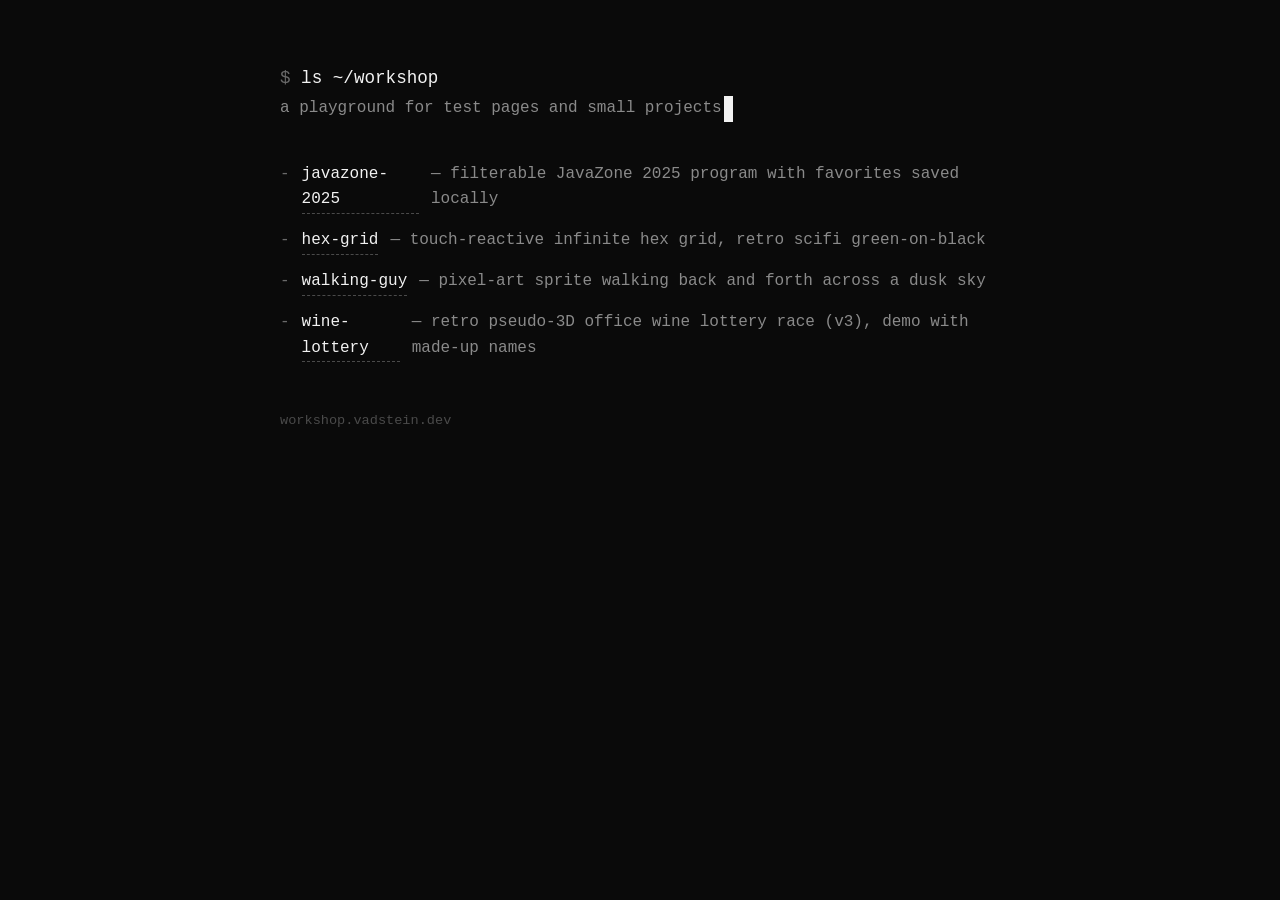
<file: index.html>
<!doctype html>
<html lang="en">
<head>
<meta charset="utf-8">
<meta name="viewport" content="width=device-width, initial-scale=1">
<title>workshop.vadstein.dev</title>
<style>
  @font-face {
    font-family: "Courier Prime";
    src: local("Courier New");
  }

  :root {
    color-scheme: dark;
  }

  * { box-sizing: border-box; }

  body {
    margin: 0;
    min-height: 100vh;
    background: #0a0a0a;
    color: #f2f2f2;
    font-family: "Courier New", "Courier Prime", ui-monospace, monospace;
    font-size: 16px;
    line-height: 1.6;
    padding: 4rem 1.5rem;
  }

  main {
    max-width: 720px;
    margin: 0 auto;
  }

  h1 {
    font-size: 1.1rem;
    font-weight: normal;
    margin: 0 0 0.25rem 0;
  }

  .prompt {
    color: #6a6a6a;
  }

  .subtitle {
    color: #8a8a8a;
    margin: 0 0 2.5rem 0;
  }

  ul.listing {
    list-style: none;
    margin: 0;
    padding: 0;
  }

  ul.listing li {
    margin: 0 0 0.9rem 0;
    display: flex;
    gap: 0.75rem;
  }

  ul.listing li .marker {
    color: #6a6a6a;
    flex: 0 0 auto;
  }

  ul.listing a {
    color: #f2f2f2;
    text-decoration: none;
    border-bottom: 1px dashed #4a4a4a;
  }

  ul.listing a:hover {
    color: #ffffff;
    border-bottom-color: #f2f2f2;
  }

  ul.listing .desc {
    color: #8a8a8a;
  }

  .empty {
    color: #6a6a6a;
  }

  footer {
    margin-top: 3rem;
    color: #4a4a4a;
    font-size: 0.85rem;
  }

  .caret {
    display: inline-block;
    width: 0.6em;
    background: #f2f2f2;
    animation: blink 1s steps(1) infinite;
    margin-left: 2px;
  }

  @keyframes blink {
    0%, 50% { opacity: 1; }
    50.01%, 100% { opacity: 0; }
  }
</style>
</head>
<body>
<main>
  <h1><span class="prompt">$</span> ls ~/workshop</h1>
  <p class="subtitle">a playground for test pages and small projects<span class="caret">&nbsp;</span></p>

  <ul class="listing" id="listing">
    <li class="empty">-- nothing here yet --</li>
  </ul>

  <footer>workshop.vadstein.dev</footer>
</main>

<script>
  // Add entries here as projects land, e.g.:
  // { href: "/foo/", name: "foo", desc: "a thing" }
  const entries = [
    { href: "/javazone-2025/", name: "javazone-2025", desc: "filterable JavaZone 2025 program with favorites saved locally" },
    { href: "/hex-grid/", name: "hex-grid", desc: "touch-reactive infinite hex grid, retro scifi green-on-black" },
    { href: "/walking-guy/", name: "walking-guy", desc: "pixel-art sprite walking back and forth across a dusk sky" },
    { href: "/wine-lottery/", name: "wine-lottery", desc: "retro pseudo-3D office wine lottery race (v3), demo with made-up names" },
  ];

  if (entries.length) {
    document.getElementById("listing").innerHTML = entries.map(e =>
      `<li><span class="marker">-</span><a href="${e.href}">${e.name}</a><span class="desc"> — ${e.desc}</span></li>`
    ).join("");
  }
</script>
</body>
</html>
</file>
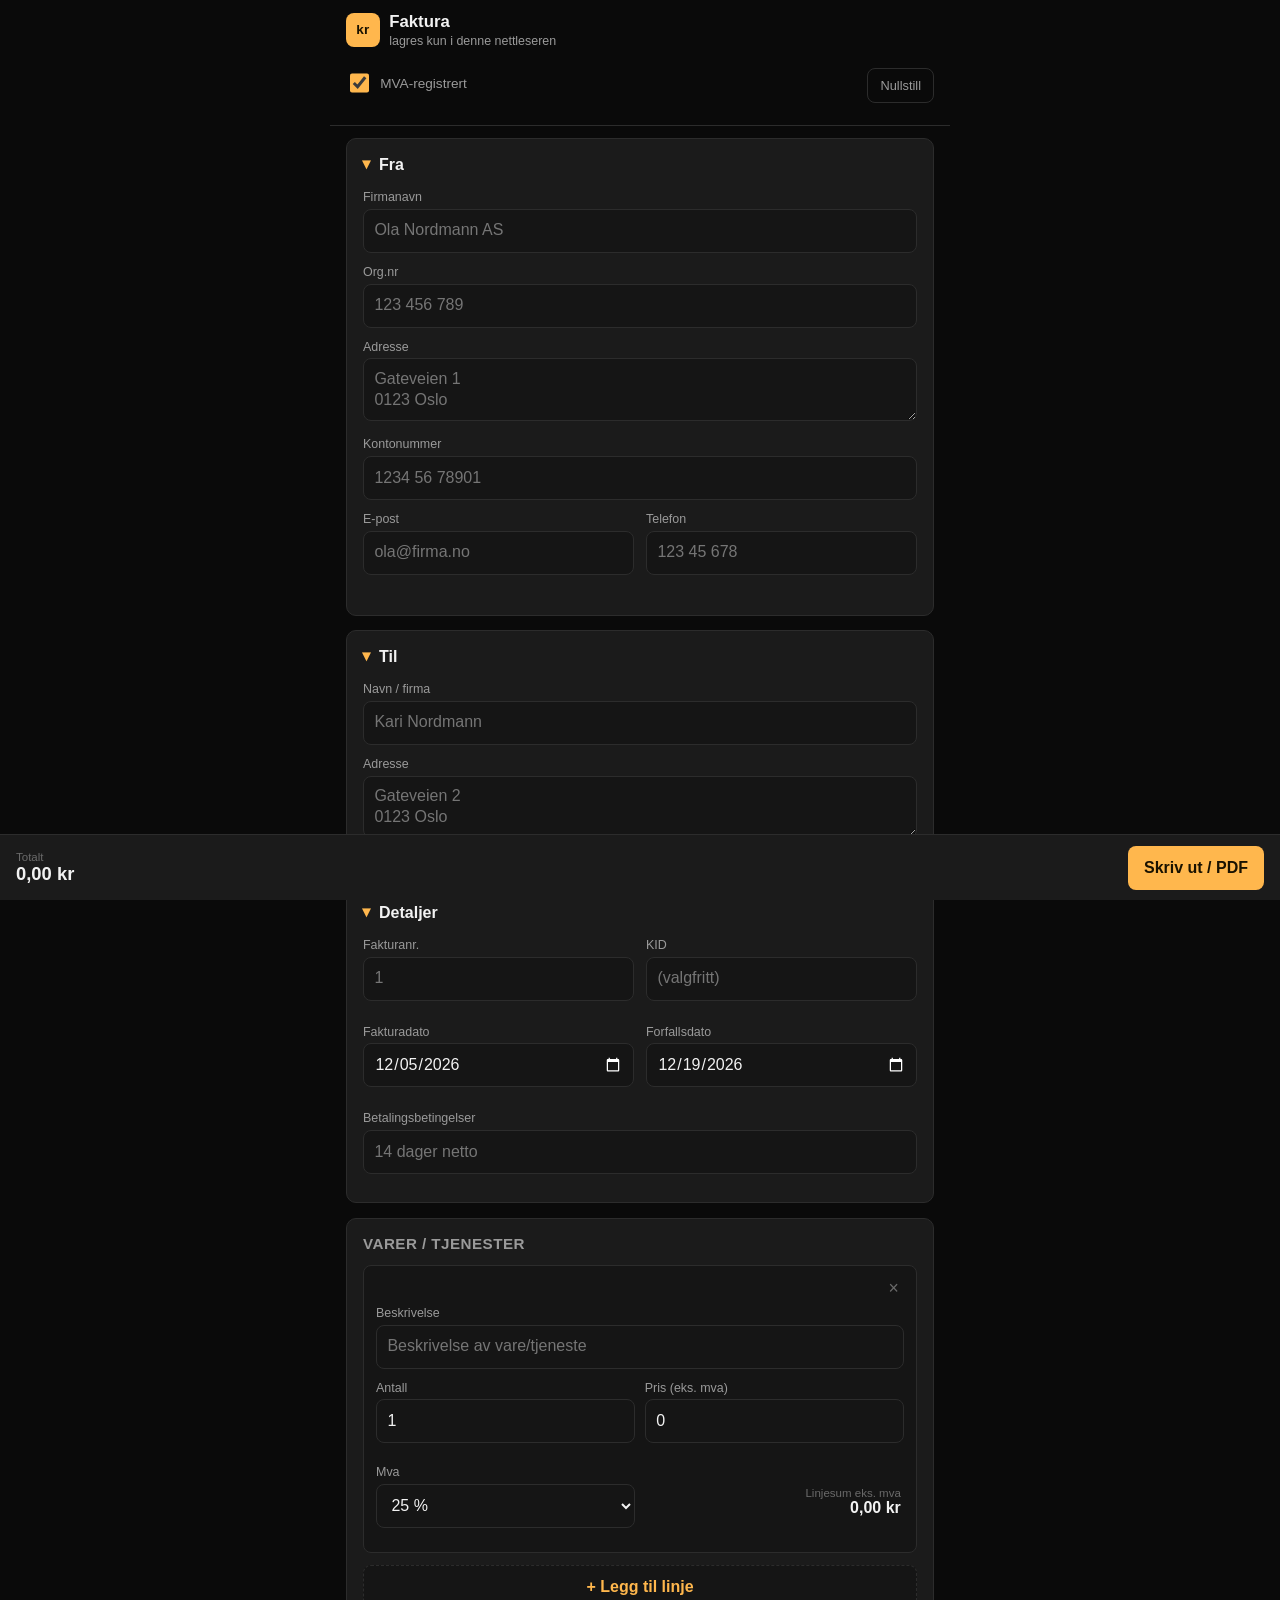
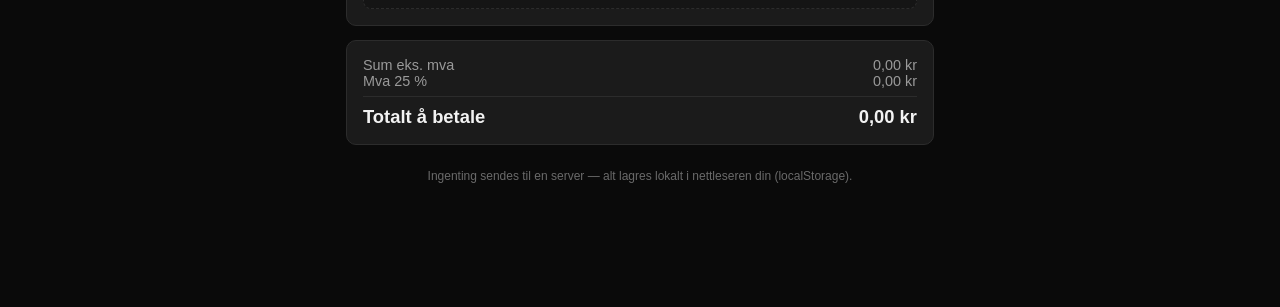
<file: faktura/index.html>
<!doctype html>
<html lang="nb">
<head>
<meta charset="utf-8">
<meta name="viewport" content="width=device-width, initial-scale=1, viewport-fit=cover">
<meta name="theme-color" content="#0a0a0a">
<title>faktura</title>
<link rel="stylesheet" href="style.css">
</head>
<body>

<header class="app-header no-print">
  <div class="brand">
    <span class="brand-mark">kr</span>
    <div>
      <h1>Faktura</h1>
      <p class="subtitle">lagres kun i denne nettleseren</p>
    </div>
  </div>
  <div class="header-actions">
    <label class="switch">
      <input type="checkbox" id="vat-registered" checked>
      <span>MVA-registrert</span>
    </label>
    <button type="button" id="reset-btn" class="btn btn-ghost btn-small">Nullstill</button>
  </div>
</header>

<main>

  <details class="card" open>
    <summary>Fra <span class="summary-hint" id="seller-hint"></span></summary>
    <div class="field">
      <label for="seller-name">Firmanavn</label>
      <input id="seller-name" type="text" placeholder="Ola Nordmann AS" autocomplete="organization">
    </div>
    <div class="field">
      <label for="seller-orgnr">Org.nr</label>
      <input id="seller-orgnr" type="text" inputmode="numeric" placeholder="123 456 789">
    </div>
    <div class="field">
      <label for="seller-address">Adresse</label>
      <textarea id="seller-address" rows="2" placeholder="Gateveien 1&#10;0123 Oslo"></textarea>
    </div>
    <div class="field">
      <label for="seller-account">Kontonummer</label>
      <input id="seller-account" type="text" inputmode="numeric" placeholder="1234 56 78901">
    </div>
    <div class="field-row">
      <div class="field">
        <label for="seller-email">E-post</label>
        <input id="seller-email" type="email" inputmode="email" placeholder="ola@firma.no">
      </div>
      <div class="field">
        <label for="seller-phone">Telefon</label>
        <input id="seller-phone" type="tel" inputmode="tel" placeholder="123 45 678">
      </div>
    </div>
  </details>

  <details class="card" open>
    <summary>Til <span class="summary-hint" id="buyer-hint"></span></summary>
    <div class="field">
      <label for="buyer-name">Navn / firma</label>
      <input id="buyer-name" type="text" placeholder="Kari Nordmann">
    </div>
    <div class="field">
      <label for="buyer-address">Adresse</label>
      <textarea id="buyer-address" rows="2" placeholder="Gateveien 2&#10;0123 Oslo"></textarea>
    </div>
  </details>

  <details class="card" open>
    <summary>Detaljer</summary>
    <div class="field-row">
      <div class="field">
        <label for="invoice-number">Fakturanr.</label>
        <input id="invoice-number" type="text" inputmode="numeric" placeholder="1">
      </div>
      <div class="field">
        <label for="invoice-kid">KID</label>
        <input id="invoice-kid" type="text" inputmode="numeric" placeholder="(valgfritt)">
      </div>
    </div>
    <div class="field-row">
      <div class="field">
        <label for="invoice-date">Fakturadato</label>
        <input id="invoice-date" type="date">
      </div>
      <div class="field">
        <label for="due-date">Forfallsdato</label>
        <input id="due-date" type="date">
      </div>
    </div>
    <div class="field">
      <label for="terms">Betalingsbetingelser</label>
      <input id="terms" type="text" placeholder="14 dager netto">
    </div>
  </details>

  <section class="card">
    <h2>Varer / tjenester</h2>
    <div id="items"></div>
    <button type="button" id="add-item" class="btn btn-add no-print">+ Legg til linje</button>
  </section>

  <section class="card totals" id="totals"></section>

  <p class="disclaimer no-print">Ingenting sendes til en server &mdash; alt lagres lokalt i nettleseren din (localStorage).</p>

</main>

<div class="action-bar no-print">
  <div class="action-bar-total">
    <span class="action-bar-label">Totalt</span>
    <span class="action-bar-amount" id="action-bar-amount">kr 0,00</span>
  </div>
  <button type="button" id="print-btn" class="btn btn-primary">Skriv ut / PDF</button>
</div>

<script src="app.js"></script>
</body>
</html>
</file>
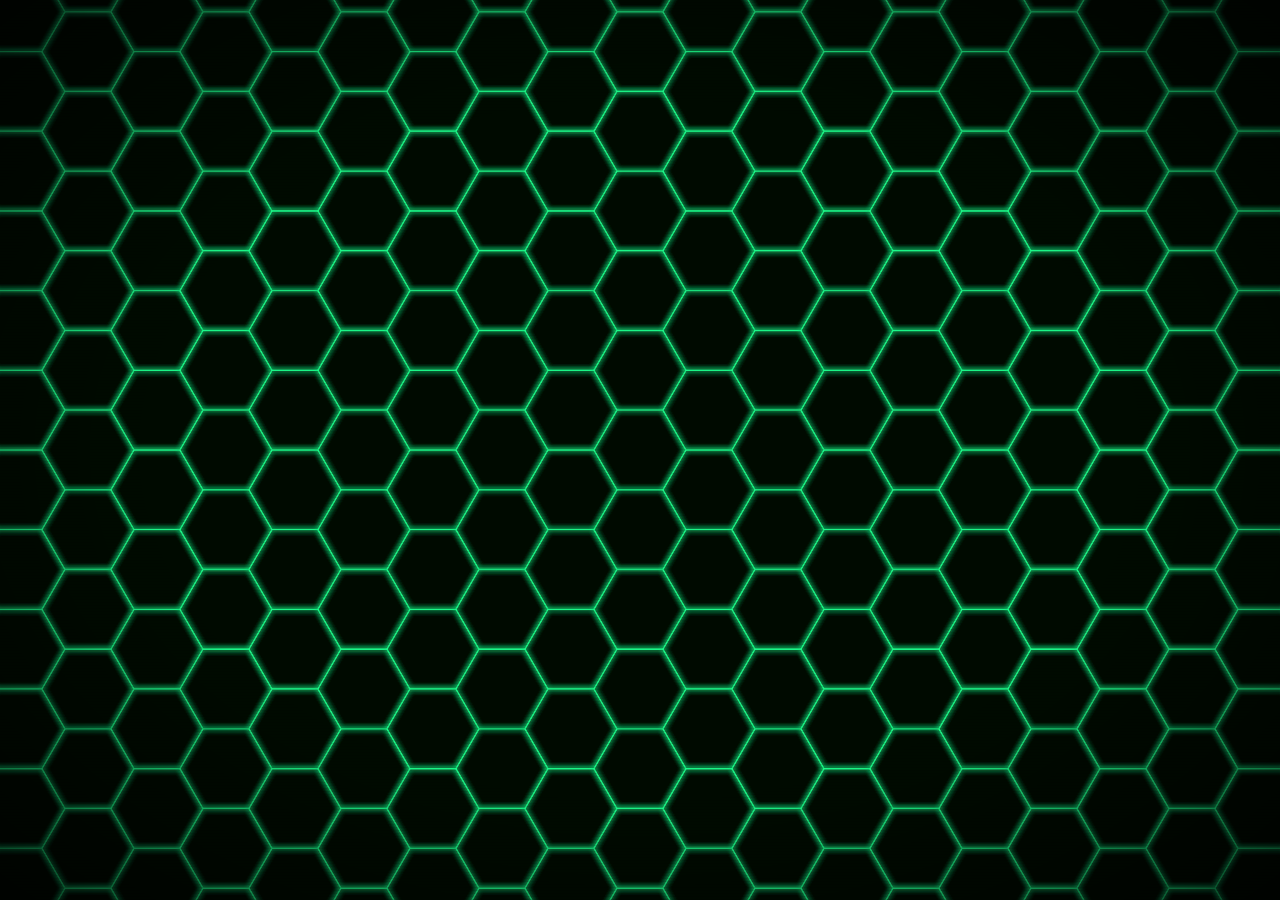
<file: hex-grid/index.html>
<!doctype html>
<html lang="en">
<head>
<meta charset="utf-8">
<meta name="viewport" content="width=device-width, initial-scale=1, maximum-scale=1, user-scalable=no, viewport-fit=cover">
<meta name="theme-color" content="#000000">
<title>hex grid</title>
<link rel="stylesheet" href="style.css">
</head>
<body>
<div id="crt"></div>
<svg id="grid" xmlns="http://www.w3.org/2000/svg">
  <defs>
    <filter id="glow" x="-75%" y="-75%" width="250%" height="250%">
      <feGaussianBlur stdDeviation="2.4" result="blur"/>
      <feMerge>
        <feMergeNode in="blur"/>
        <feMergeNode in="blur"/>
        <feMergeNode in="SourceGraphic"/>
      </feMerge>
    </filter>
  </defs>
  <g id="hexes"></g>
</svg>
<script src="app.js"></script>
</body>
</html>
</file>
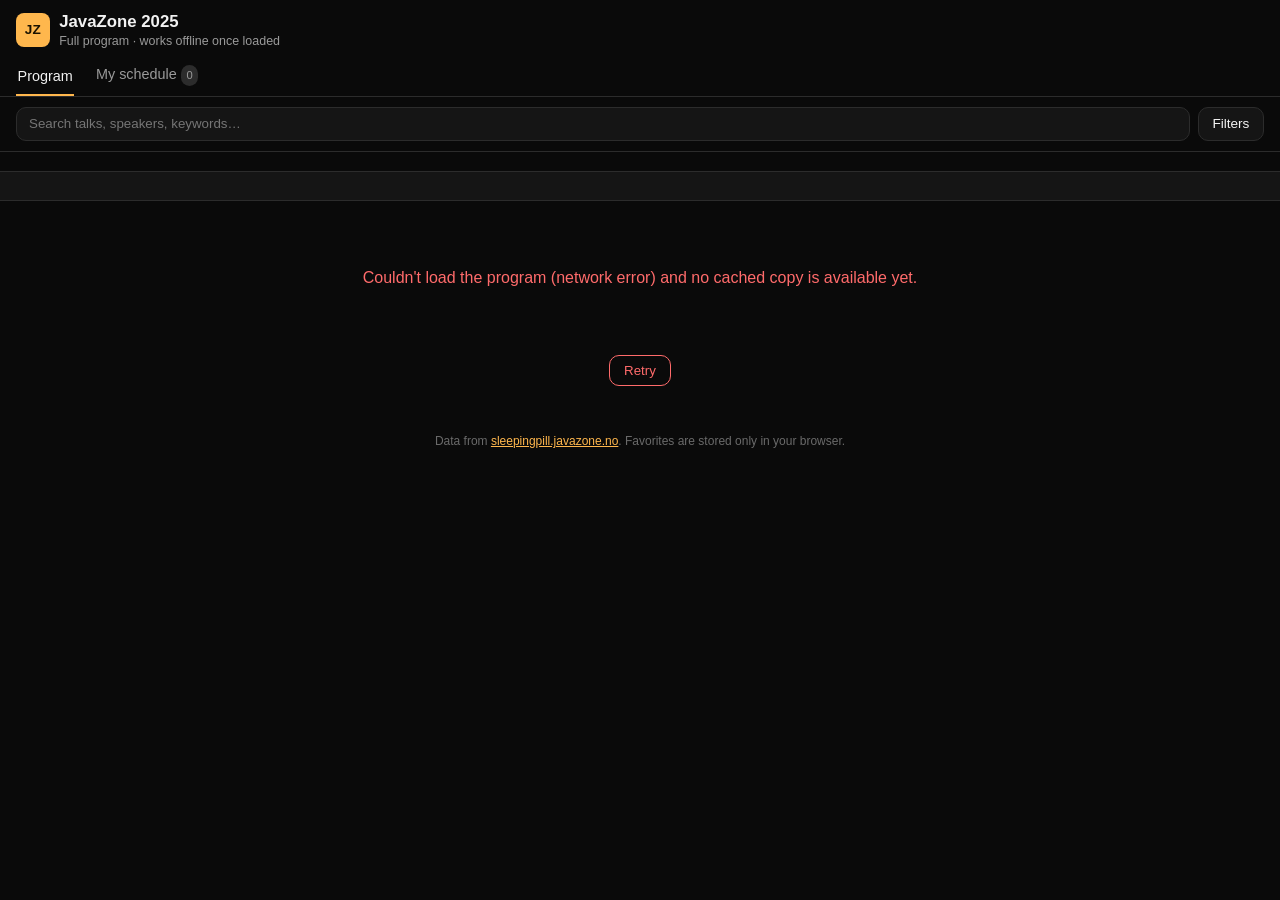
<file: javazone-2025/index.html>
<!doctype html>
<html lang="en">
<head>
<meta charset="utf-8">
<meta name="viewport" content="width=device-width, initial-scale=1, viewport-fit=cover">
<meta name="theme-color" content="#0a0a0a">
<meta name="description" content="Filterable JavaZone 2025 program with saved favorites and conflict-aware my-schedule view.">
<title>JavaZone 2025 — Program</title>
<link rel="stylesheet" href="style.css">
</head>
<body>

<header class="app-header">
  <div class="brand">
    <span class="brand-mark" aria-hidden="true">JZ</span>
    <div>
      <h1>JavaZone 2025</h1>
      <p class="subtitle">Full program &middot; works offline once loaded</p>
    </div>
  </div>
  <nav class="view-tabs" role="tablist" aria-label="Program view">
    <button class="view-tab active" type="button" data-view="schedule" role="tab" aria-selected="true">Program</button>
    <button class="view-tab" type="button" data-view="my-schedule" role="tab" aria-selected="false">
      My schedule <span id="fav-count" class="badge">0</span>
    </button>
  </nav>
</header>

<div class="toolbar">
  <div class="search-wrap">
    <input id="search-input" type="search" placeholder="Search talks, speakers, keywords…" aria-label="Search sessions">
  </div>
  <button id="filter-toggle" class="filter-btn" type="button" aria-expanded="false" aria-controls="filter-panel">
    Filters <span id="filter-count" class="badge hidden">0</span>
  </button>
</div>

<div id="day-tabs" class="day-tabs" role="tablist" aria-label="Conference day" hidden></div>

<div id="filter-panel" class="filter-panel" hidden></div>

<main id="content" class="content" aria-live="polite">
  <p class="status">Loading program…</p>
</main>

<footer class="app-footer">
  <p>Data from <a href="https://sleepingpill.javazone.no/public/allSessions/javazone_2025" target="_blank" rel="noopener">sleepingpill.javazone.no</a>. Favorites are stored only in your browser.</p>
</footer>

<script src="app.js"></script>
</body>
</html>
</file>
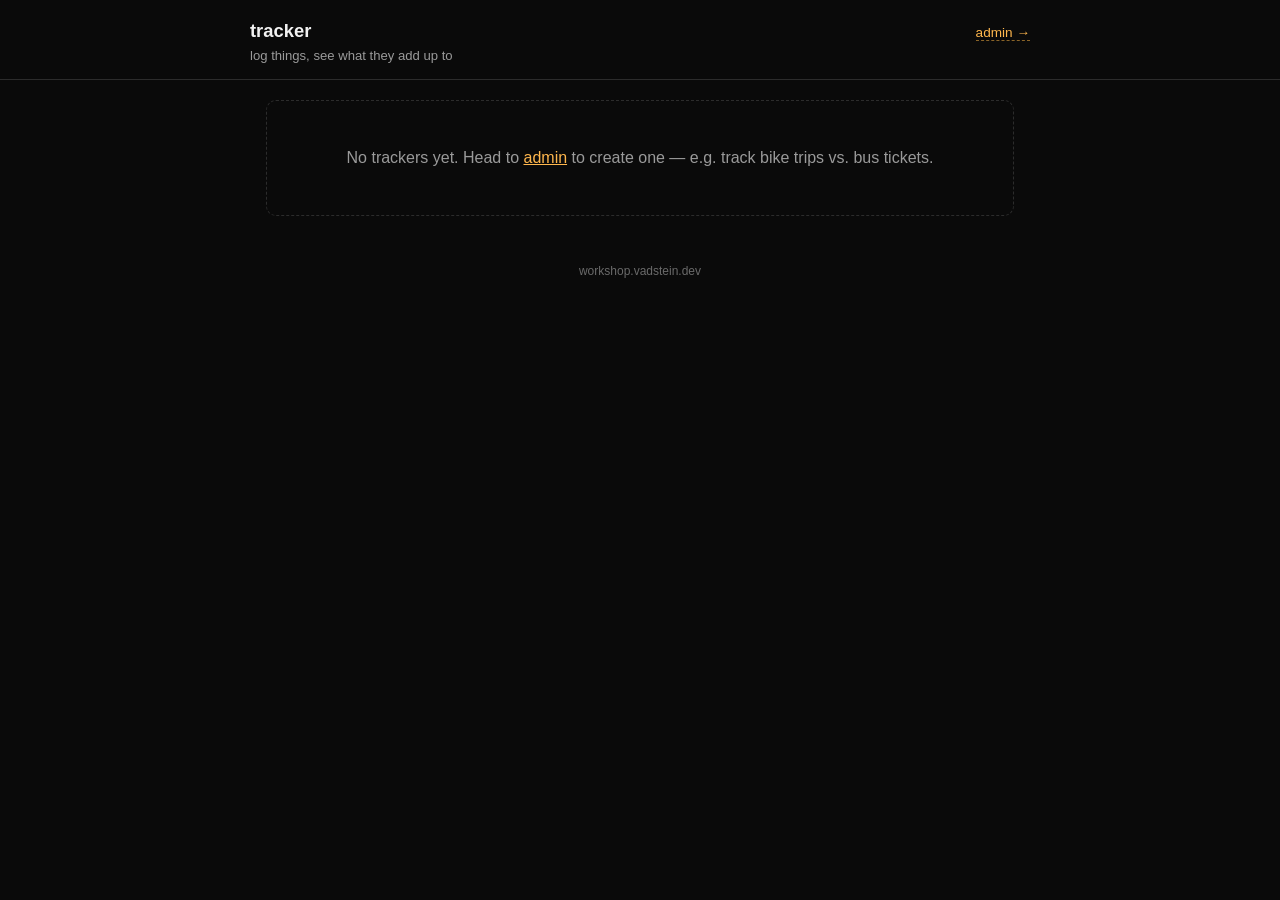
<file: tracker/index.html>
<!doctype html>
<html lang="en">
<head>
<meta charset="utf-8">
<meta name="viewport" content="width=device-width, initial-scale=1">
<title>tracker — workshop.vadstein.dev</title>
<link rel="stylesheet" href="style.css">
</head>
<body>
<header class="app-header">
  <div class="brand">
    <h1>tracker</h1>
    <a class="nav-link" href="admin/">admin →</a>
  </div>
  <p class="subtitle">log things, see what they add up to</p>
</header>

<main class="content" id="content"></main>

<footer class="app-footer">workshop.vadstein.dev</footer>

<script src="storage.js"></script>
<script src="app.js"></script>
</body>
</html>
</file>
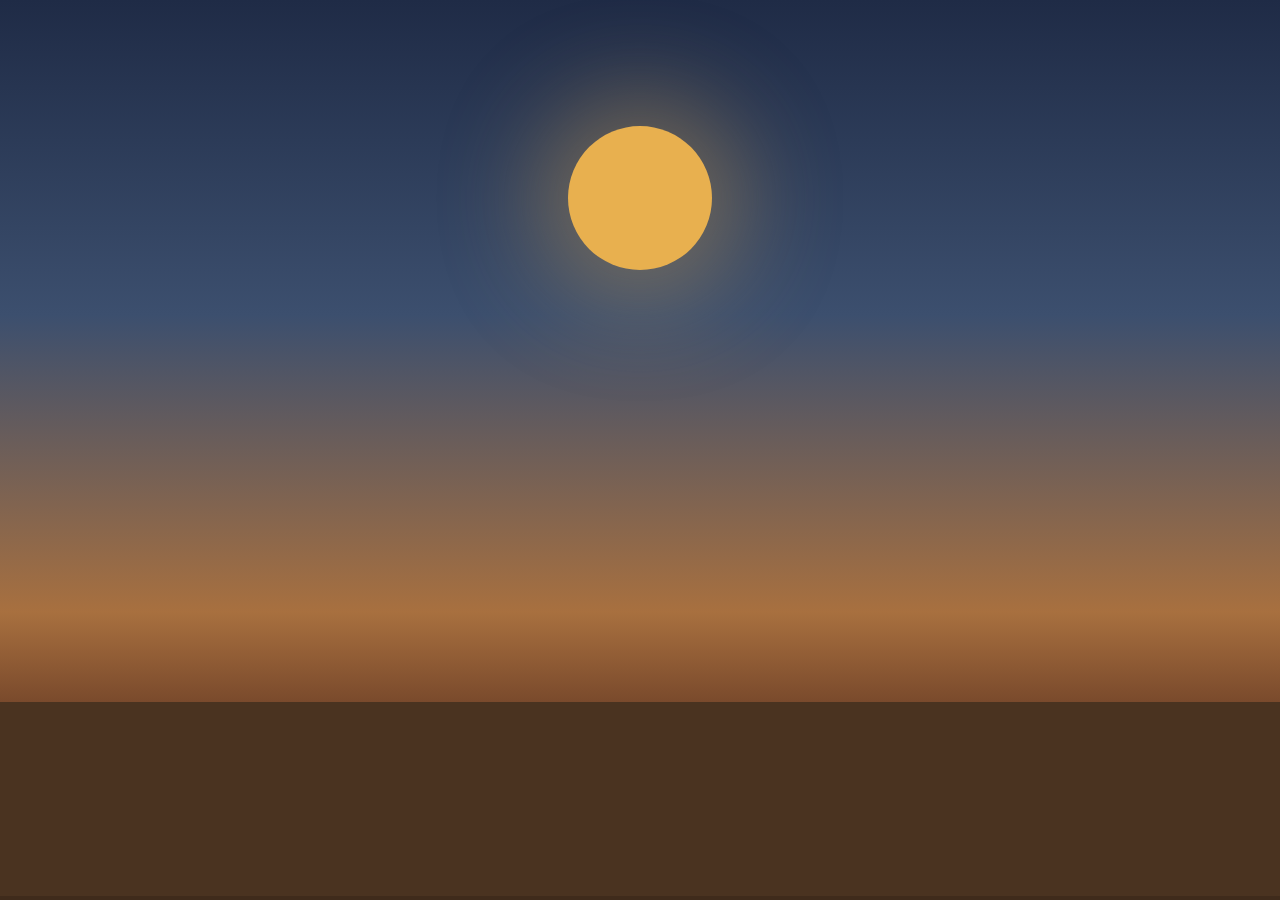
<file: walking-guy/index.html>
<!doctype html>
<html lang="en">
<head>
<meta charset="utf-8">
<meta name="viewport" content="width=device-width, initial-scale=1">
<meta name="theme-color" content="#2b3a4a">
<title>walking guy</title>
<link rel="stylesheet" href="style.css">
</head>
<body>
<div class="scene">
  <div class="sun"></div>
  <div class="ground"></div>
  <div class="walker">
    <div class="sprite"></div>
  </div>
</div>
</body>
</html>
</file>
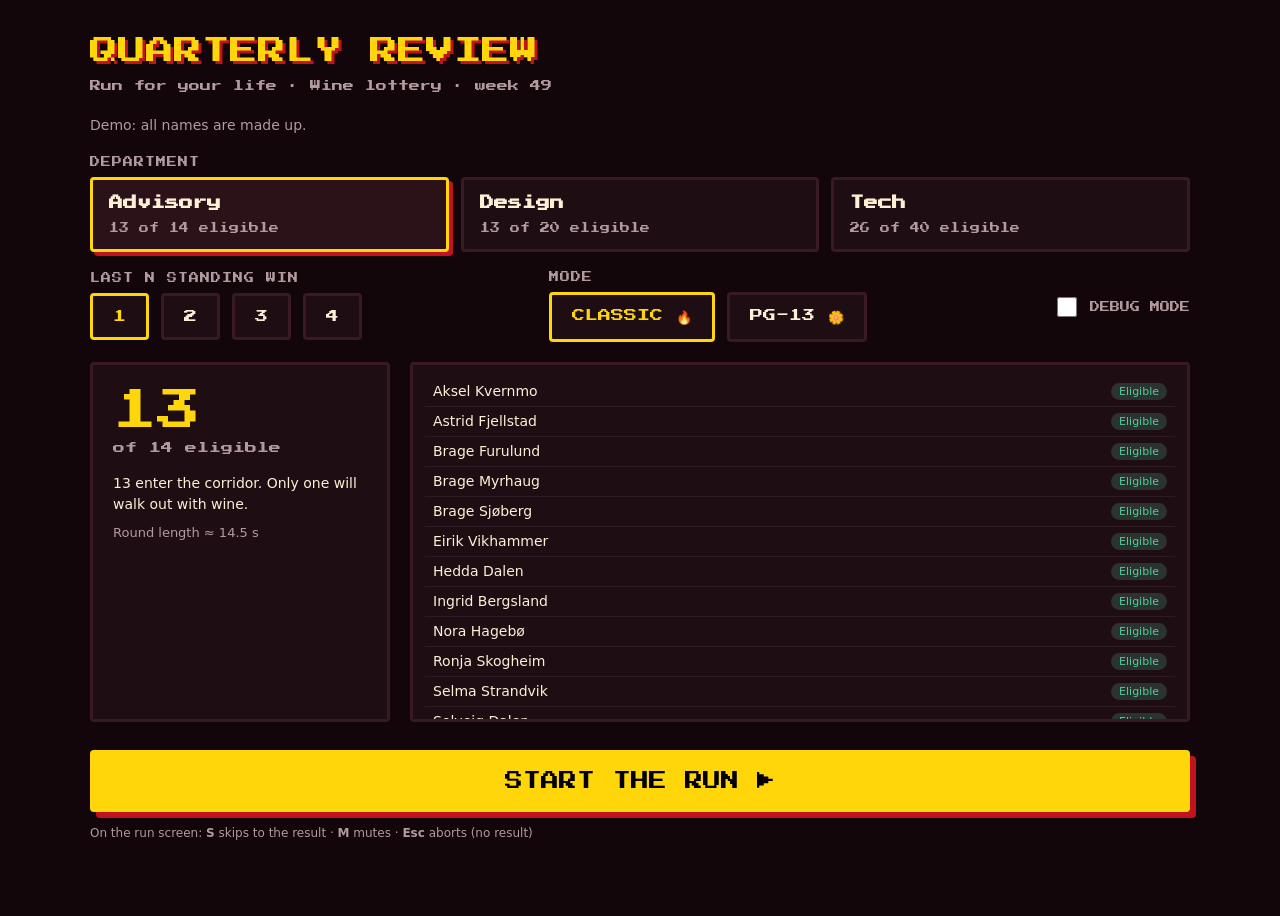
<file: wine-lottery/index.html>
<!doctype html>
<html lang="en">
<head>
<meta charset="utf-8">
<meta name="viewport" content="width=device-width, initial-scale=1">
<title>Quarterly Review: Run</title>
<link rel="preconnect" href="https://fonts.googleapis.com">
<link href="https://fonts.googleapis.com/css2?family=Press+Start+2P&display=swap" rel="stylesheet">
<style>
  :root {
    --bg: #12060a;
    --panel: #1f0d14;
    --panel-2: #2b1219;
    --ink: #fdf0d5;
    --muted: #b39a9f;
    --accent: #ffd60a;
    --blood: #c1121f;
    --ok: #57cc99;
    --warn: #ff9f1c;
    --bad: #ef476f;
    --pixel: "Press Start 2P", ui-monospace, monospace;
  }
  * { box-sizing: border-box; }
  html, body { margin: 0; height: 100%; background: var(--bg); color: var(--ink); font-family: system-ui, sans-serif; }
  body { overflow-x: hidden; }
  button { font-family: var(--pixel); cursor: pointer; }
  .screen { display: none; min-height: 100%; }
  .screen.active { display: block; }

  #debug-banner {
    display: none; position: fixed; z-index: 50; left: 0; right: 0; top: 0;
    background: repeating-linear-gradient(45deg, #ff006e 0 18px, #ffbe0b 18px 36px);
    color: #000; font: 12px/1.6 var(--pixel); text-align: center; padding: 8px 16px; text-shadow: 0 0 4px #fff;
  }
  body.debug #debug-banner { display: block; }

  /* ---------- setup ---------- */
  #setup { padding: 32px 16px 64px; }
  .wrap { max-width: 1100px; margin: 0 auto; }
  body.debug #setup { padding-top: 72px; }
  h1 { font: 28px/1.4 var(--pixel); margin: 0 0 6px; color: var(--accent); text-shadow: 3px 3px 0 var(--blood); }
  .sub { font: 11px/1.8 var(--pixel); color: var(--muted); margin: 0 0 20px; }
  .snap { font-size: 14px; color: var(--muted); margin-bottom: 24px; }
  .snap.stale { color: var(--warn); }
  .snap code { background: #0008; padding: 2px 6px; border-radius: 4px; color: var(--ink); }
  .snap-row { display: flex; align-items: center; gap: 12px; margin-bottom: 24px; }
  .snap-row .snap { margin-bottom: 0; }
  #refresh {
    flex: none; width: 44px; height: 44px; font: 22px/1 system-ui, sans-serif; color: var(--accent);
    background: var(--panel); border: 3px solid var(--accent); border-radius: 4px; box-shadow: 3px 3px 0 var(--blood);
  }
  #refresh:disabled { cursor: progress; }
  #refresh.spin { animation: spin 0.9s linear infinite; }
  @keyframes spin { to { transform: rotate(360deg); } }
  .row { display: flex; gap: 12px; flex-wrap: wrap; align-items: stretch; margin-bottom: 20px; }
  .label { font: 10px var(--pixel); color: var(--muted); margin: 0 0 10px; letter-spacing: 1px; }
  .dept {
    flex: 1 1 200px; background: var(--panel); border: 3px solid #3a1a22; color: var(--ink);
    padding: 16px; text-align: left; border-radius: 4px;
  }
  .dept b { display: block; font-size: 14px; margin-bottom: 10px; }
  .dept span { font-size: 10px; color: var(--muted); }
  .dept.on { border-color: var(--accent); background: var(--panel-2); box-shadow: 4px 4px 0 var(--blood); }
  .wins button {
    background: var(--panel); color: var(--ink); border: 3px solid #3a1a22; padding: 14px 20px; font-size: 13px; border-radius: 4px;
  }
  .wins button.on { border-color: var(--accent); color: var(--accent); }
  .toggle { display: flex; align-items: center; gap: 10px; font: 10px var(--pixel); color: var(--muted); cursor: pointer; }
  .toggle input { width: 20px; height: 20px; accent-color: #ff006e; }
  .pool { display: grid; grid-template-columns: minmax(220px, 300px) 1fr; gap: 20px; margin-top: 8px; }
  @media (max-width: 720px) { .pool { grid-template-columns: 1fr; } h1 { font-size: 18px; } }
  .count { background: var(--panel); border-radius: 4px; padding: 20px; border: 3px solid #3a1a22; }
  .count .big { font: 44px/1.2 var(--pixel); color: var(--accent); }
  .count .of { font: 12px/1.8 var(--pixel); color: var(--muted); }
  .count .msg { margin-top: 14px; font-size: 14px; line-height: 1.5; }
  .count .msg.warn { color: var(--warn); }
  .count .dur { margin-top: 10px; font-size: 13px; color: var(--muted); }
  .people { background: var(--panel); border-radius: 4px; padding: 12px; border: 3px solid #3a1a22; max-height: 360px; overflow: auto; }
  .person { display: flex; justify-content: space-between; gap: 10px; padding: 6px 8px; font-size: 14px; border-bottom: 1px solid #ffffff10; }
  .person.out { color: var(--muted); }
  .chip { font-size: 11px; padding: 2px 8px; border-radius: 99px; white-space: nowrap; }
  .chip.eligible { background: #57cc9933; color: var(--ok); }
  .chip.not-eligible { background: #ffffff12; color: var(--muted); }
  .chip.unknown-404 { background: #ff9f1c22; color: var(--warn); }
  .chip.error { background: #ef476f33; color: var(--bad); }
  #start {
    margin-top: 28px; width: 100%; padding: 22px; font-size: 18px; color: #000; background: var(--accent);
    border: 0; border-radius: 4px; box-shadow: 6px 6px 0 var(--blood);
  }
  #start:disabled { background: #555; color: #999; box-shadow: none; cursor: not-allowed; }
  .hint { margin-top: 14px; font-size: 12px; color: var(--muted); }

  /* ---------- race ---------- */
  #race { position: fixed; inset: 0; background: #000; }
  #race.active { display: flex; align-items: center; justify-content: center; }
  #stage { position: relative; width: min(100vw, 177.78vh); aspect-ratio: 16 / 9; }
  #stage canvas { position: absolute; inset: 0; width: 100%; height: 100%; }
  #game { image-rendering: pixelated; image-rendering: crisp-edges; }
  .hud { position: absolute; top: 2%; font: clamp(9px, 1.4vw, 18px)/1.5 var(--pixel); text-shadow: 2px 2px 0 #000, -1px -1px 0 #000; pointer-events: none; }
  #hud-left { left: 2%; }
  #hud-right { right: 2%; text-align: right; color: var(--accent); }
  body.debug .hud { top: calc(2% + 34px); }
  #announcer { position: absolute; left: 0; right: 0; top: 16%; text-align: center; pointer-events: none; padding: 0 16px; }
  #announcer .main { font: clamp(14px, 2.6vw, 40px)/1.4 var(--pixel); color: #fff; text-shadow: 3px 3px 0 var(--blood), -2px -2px 0 #000, 2px -2px 0 #000; }
  #announcer .subl { margin-top: 10px; font: clamp(9px, 1.3vw, 18px)/1.5 var(--pixel); color: var(--accent); text-shadow: 2px 2px 0 #000; }
  #announcer.pop { animation: pop 0.25s ease-out; }
  @keyframes pop { from { transform: scale(1.4); opacity: 0.3; } to { transform: scale(1); opacity: 1; } }
  #countdown { position: absolute; inset: 0; display: flex; align-items: center; justify-content: center; font: clamp(40px, 10vw, 140px) var(--pixel); color: var(--accent); text-shadow: 6px 6px 0 var(--blood); pointer-events: none; }
  .ctrl { position: absolute; bottom: 3%; display: flex; gap: 10px; }
  .ctrl button { background: #000a; color: #fff; border: 2px solid #fff6; padding: 10px 14px; font-size: clamp(8px, 1vw, 13px); border-radius: 4px; }
  #ctrl-left { left: 2%; }
  #ctrl-right { right: 2%; }

  /* ---------- results ---------- */
  #results { padding: 40px 16px 64px; text-align: center; }
  body.debug #results { padding-top: 80px; }
  #results h2 { font: 22px/1.5 var(--pixel); color: var(--accent); margin: 0 0 8px; text-shadow: 3px 3px 0 var(--blood); }
  #results .sub { margin-bottom: 30px; }
  .winners { display: flex; flex-wrap: wrap; justify-content: center; gap: 24px; margin: 0 auto 30px; max-width: 1100px; }
  .winner { background: var(--panel); border: 3px solid var(--accent); border-radius: 6px; padding: 20px 24px; min-width: 220px; box-shadow: 6px 6px 0 var(--blood); }
  .winner img { width: 120px; height: 160px; image-rendering: pixelated; display: block; margin: 0 auto 12px; }
  .winner .name { font: clamp(14px, 2vw, 22px)/1.5 var(--pixel); }
  .winner.solo .name { font-size: clamp(18px, 3.4vw, 40px); }
  .stats { color: var(--muted); font-size: 15px; margin-bottom: 24px; }
  .actions { display: flex; justify-content: center; gap: 12px; flex-wrap: wrap; }
  .actions button { padding: 16px 20px; font-size: 12px; border-radius: 4px; border: 3px solid var(--accent); background: var(--panel); color: var(--ink); }
  .actions button.primary { background: var(--accent); color: #000; }
  .void { color: #ff006e; font: 12px/1.6 var(--pixel); margin-bottom: 20px; }

  /* ---------- PG-13 mode: pastel meadow instead of blood ---------- */
  body.pg {
    --bg: #0f2a1d;
    --panel: #173a28;
    --panel-2: #1f4a33;
    --muted: #a9c5b3;
    --accent: #ffd6e8;
    --blood: #ff6fa3;
  }
  body.pg .dept, body.pg .wins button, body.pg .modes button, body.pg .count, body.pg .people { border-color: #2c5a40; }
  body.pg .wins button.on, body.pg .modes button.on {
    background: var(--accent); color: var(--bg); border-color: var(--blood); box-shadow: 4px 4px 0 var(--blood);
  }
  .modes button {
    background: var(--panel); color: var(--ink); border: 3px solid #3a1a22; padding: 14px 20px; font-size: 13px; border-radius: 4px;
  }
  .modes button.on { border-color: var(--accent); color: var(--accent); }
  #refresh { display: none; }
</style>
</head>
<body>
<div id="debug-banner">⚠ DEBUG MODE — TIMESHEETS IGNORED, EVERYONE IS RUNNING. THIS RESULT DOES NOT COUNT. ⚠</div>

<section id="setup" class="screen active">
  <div class="wrap">
    <h1>QUARTERLY REVIEW</h1>
    <p class="sub"><span id="tagline">Run for your life</span> · Wine lottery · <span id="week"></span></p>
    <div class="snap-row">
      <button id="refresh" title="Fetch the latest participants from the API" aria-label="Refresh participants">⟳</button>
      <div id="snap" class="snap"></div>
    </div>

    <p class="label">DEPARTMENT</p>
    <div class="row" id="depts"></div>

    <div class="row" style="align-items:center; justify-content:space-between">
      <div>
        <p class="label">LAST N STANDING WIN</p>
        <div class="row wins" id="wins" style="margin:0"></div>
      </div>
      <div>
        <p class="label">MODE</p>
        <div class="row modes" id="modes" style="margin:0"></div>
      </div>
      <label class="toggle"><input type="checkbox" id="debug"> DEBUG MODE</label>
    </div>

    <div class="pool">
      <div class="count">
        <div class="big" id="count-big">0</div>
        <div class="of" id="count-of"></div>
        <div class="msg" id="count-msg"></div>
        <div class="dur" id="count-dur"></div>
      </div>
      <div class="people" id="people"></div>
    </div>

    <button id="start">START THE RUN ▶</button>
    <p class="hint">On the run screen: <b>S</b> skips to the result · <b>M</b> mutes · <b>Esc</b> aborts (no result)</p>
  </div>
</section>

<section id="race" class="screen">
  <div id="stage">
    <canvas id="game"></canvas>
    <canvas id="overlay"></canvas>
    <div class="hud" id="hud-left"></div>
    <div class="hud" id="hud-right"></div>
    <div id="announcer"><div class="main"></div><div class="subl"></div></div>
    <div id="countdown"></div>
    <div class="ctrl" id="ctrl-left"><button id="mute">🔊 SOUND</button></div>
    <div class="ctrl" id="ctrl-right"><button id="skip">SKIP ▶▶</button></div>
  </div>
</section>

<section id="results" class="screen">
  <h2 id="res-title"></h2>
  <p class="sub" id="res-sub"></p>
  <div class="void" id="res-void"></div>
  <div class="winners" id="res-winners"></div>
  <div class="stats" id="res-stats"></div>
  <div class="actions">
    <button class="primary" id="copy">COPY RESULT</button>
    <button id="again">RUN AGAIN</button>
    <button id="back">BACK TO SETUP</button>
  </div>
</section>

<script>window.SNAPSHOT = {"fetchedAt":"2026-10-12T06:11:14.226Z","company":"Demo Company","departments":{"Advisory":[{"id":"909e92a8-3d74-4a42-84a0-867c64de27c3","name":"Nora Hagebø","department":"Advisory","eligibility":"eligible"},{"id":"f40b2c9a-a401-46f9-9546-939a1c9e2ad1","name":"Solveig Dalen","department":"Advisory","eligibility":"eligible"},{"id":"c4375d3d-8d17-4228-ab39-14f6a610c70f","name":"Hedda Dalen","department":"Advisory","eligibility":"eligible"},{"id":"1aa06547-a39b-4261-8559-c3a62de3cbc6","name":"Selma Strandvik","department":"Advisory","eligibility":"eligible"},{"id":"7bb7792f-d26d-472c-baf6-70846f6a027b","name":"Eirik Vikhammer","department":"Advisory","eligibility":"eligible"},{"id":"e3baef1a-8233-48b7-8b75-8de3b24c49ec","name":"Ronja Skogheim","department":"Advisory","eligibility":"eligible"},{"id":"d0eef9cd-3a0b-4626-9544-bcc4f86962eb","name":"Aksel Kvernmo","department":"Advisory","eligibility":"eligible"},{"id":"e366fb8a-4504-4278-9fb3-4e0672d03133","name":"Astrid Fjellstad","department":"Advisory","eligibility":"eligible"},{"id":"c828534f-d488-4109-99fd-eba3b4e16611","name":"Vegard Myrhaug","department":"Advisory","eligibility":"eligible"},{"id":"39fc37c7-eb75-4be2-9363-e007e70322a5","name":"Brage Sjøberg","department":"Advisory","eligibility":"eligible"},{"id":"ac11f07e-aaba-40ad-a8f5-2fbb1f5a9a93","name":"Brage Furulund","department":"Advisory","eligibility":"eligible"},{"id":"f16ca79b-c5f5-4180-9657-9ef1a89a1e8d","name":"Astrid Kvernmo","department":"Advisory","eligibility":"not-eligible"},{"id":"01c5f2e7-4a9c-45f7-afca-f6e1d7fb2d5a","name":"Ingrid Bergsland","department":"Advisory","eligibility":"eligible"},{"id":"f3557fc4-a771-4aa5-b033-075a59c32a7c","name":"Brage Myrhaug","department":"Advisory","eligibility":"eligible"}],"Design":[{"id":"72f4d0af-945a-48fb-ac42-b1851b22a2a4","name":"Live Nordvik","department":"Design","eligibility":"eligible"},{"id":"81af0f75-3fcb-4bbe-a86e-f8f0711c71df","name":"Lars Hagebø","department":"Design","eligibility":"eligible"},{"id":"9a3a36aa-0379-4e1a-adb8-cefe0915659c","name":"Lars Holmestad","department":"Design","eligibility":"eligible"},{"id":"7d60e01d-c27d-4baf-b242-20d3a10f958c","name":"Eirik Lyngstad","department":"Design","eligibility":"eligible"},{"id":"e935c098-cdc0-4e9b-b7e9-a3bb7b7ca77a","name":"Aksel Strandvik","department":"Design","eligibility":"unknown-404"},{"id":"d6435bf3-4a4d-4b3e-943f-053f246882cc","name":"Selma Vikhammer","department":"Design","eligibility":"eligible"},{"id":"f923457d-be7c-4a0a-8139-dd3b52165946","name":"Hedda Lindeberg","department":"Design","eligibility":"not-eligible"},{"id":"31e24e6e-2add-4546-9746-1c82f92b7c8c","name":"Halvor Nordvik","department":"Design","eligibility":"eligible"},{"id":"43218eb5-7aff-4f72-897f-ad0e426e2123","name":"Frida Elvebakk","department":"Design","eligibility":"eligible"},{"id":"2bd69b2c-52ea-4526-93b3-d6d7b3ab8825","name":"Ingrid Fjellstad","department":"Design","eligibility":"unknown-404"},{"id":"4f782933-321c-48f4-8113-55b1baa05ddb","name":"Selma Nordvik","department":"Design","eligibility":"eligible"},{"id":"8f2971be-3d2a-418d-bb97-9968b5589e4e","name":"Hedda Strandvik","department":"Design","eligibility":"unknown-404"},{"id":"7ef9e05a-7c83-4b28-a2e2-6e7bb0e74226","name":"Tuva Hagebø","department":"Design","eligibility":"eligible"},{"id":"27e8c996-db4a-4b68-948b-0e0497133654","name":"Solveig Lindeberg","department":"Design","eligibility":"eligible"},{"id":"1b983712-e35e-4bcf-b7b0-b906bb36e881","name":"Jonas Fjellstad","department":"Design","eligibility":"not-eligible"},{"id":"5a8179ea-5cb7-4b1f-a76d-69027fdfa188","name":"Aksel Skogheim","department":"Design","eligibility":"eligible"},{"id":"89fde275-1d02-4b86-bb98-4782fcbf65fa","name":"Halvor Bergsland","department":"Design","eligibility":"eligible"},{"id":"50a092d4-669f-4178-acfa-c6cca672104e","name":"Sindre Myrhaug","department":"Design","eligibility":"eligible"},{"id":"c88c674e-c5e4-488c-8b59-71290b307ed1","name":"Jonas Lindeberg","department":"Design","eligibility":"unknown-404"},{"id":"f3c939fa-eb8b-4d46-8f64-6e4cec04ab29","name":"Tuva Strandvik","department":"Design","eligibility":"not-eligible"}],"Tech":[{"id":"6bbfd6fd-a8f0-4bf0-bfdc-4ba1485bdad0","name":"Sindre Elvebakk","department":"Tech","eligibility":"eligible"},{"id":"7ae2f3d1-2896-47e4-b6c9-056bf7a73dab","name":"Tuva Bergsland","department":"Tech","eligibility":"eligible"},{"id":"f4df27aa-8337-447d-82ea-194e09b8df15","name":"Vegard Skogheim","department":"Tech","eligibility":"not-eligible"},{"id":"8eae91c6-1b1c-4471-9570-6ba2fad44e45","name":"Sigrid Elvebakk","department":"Tech","eligibility":"eligible"},{"id":"8dde6ce8-9059-4cdd-b79a-e22d9bae47f7","name":"Astrid Bergsland","department":"Tech","eligibility":"not-eligible"},{"id":"39e70046-652e-43c3-afb8-f4042a394334","name":"Sigrid Vikhammer","department":"Tech","eligibility":"eligible"},{"id":"6848491e-d70d-49c2-bfdd-cfd1a6eb7f8c","name":"Solveig Grønnås","department":"Tech","eligibility":"eligible"},{"id":"3eb19e42-f068-4998-a6a6-de61d4e7810f","name":"Oskar Dalen","department":"Tech","eligibility":"eligible"},{"id":"b3433800-8c22-4c3c-9713-f597473c4f9d","name":"Lars Bergsland","department":"Tech","eligibility":"eligible"},{"id":"19273aa6-eb9f-49b8-8f21-b727b8fe41b3","name":"Sigrid Strandvik","department":"Tech","eligibility":"eligible"},{"id":"da57a10b-ec91-4d90-8b63-e2b03746e6c3","name":"Jonas Vikhammer","department":"Tech","eligibility":"unknown-404"},{"id":"e3ba0a6c-609e-44ab-9f03-daa62f41f6a4","name":"Brage Dalen","department":"Tech","eligibility":"unknown-404"},{"id":"fd5e86b5-4b1d-4beb-9ea8-a9b5141f25da","name":"Magnus Skogheim","department":"Tech","eligibility":"unknown-404"},{"id":"84d822db-f43c-4012-97c6-681309f871bd","name":"Henrik Kvernmo","department":"Tech","eligibility":"eligible"},{"id":"6341eb57-37cb-482a-a15c-0deda160a9bb","name":"Aksel Holmestad","department":"Tech","eligibility":"eligible"},{"id":"8c2a4313-450a-40cf-b9dc-27d2f79f5030","name":"Live Åsheim","department":"Tech","eligibility":"not-eligible"},{"id":"14f3a4b5-4f1d-4048-8330-7a42e3273e78","name":"Hedda Bergsland","department":"Tech","eligibility":"not-eligible"},{"id":"0a9dd0d6-8152-4558-b887-3dc916467319","name":"Sigrid Bergsland","department":"Tech","eligibility":"eligible"},{"id":"48430ea1-88e8-4b76-bfa4-a50cd41ef7ba","name":"Emil Nordvik","department":"Tech","eligibility":"eligible"},{"id":"6ae8adaa-db76-4843-b6e1-d493828ac81f","name":"Oskar Bakkeli","department":"Tech","eligibility":"not-eligible"},{"id":"0db998d7-e77d-41c6-a2b5-785375584634","name":"Halvor Kvernmo","department":"Tech","eligibility":"eligible"},{"id":"1e186b5f-3c76-4cc2-b973-075bbaa7442b","name":"Sindre Sjøberg","department":"Tech","eligibility":"not-eligible"},{"id":"e956084e-24fe-4046-8d1e-010f38d916be","name":"Brage Fjellstad","department":"Tech","eligibility":"eligible"},{"id":"b0d50092-fd81-4e9e-9f20-e866b88c3e0e","name":"Emil Grønnås","department":"Tech","eligibility":"not-eligible"},{"id":"f69143d0-b906-4ced-a43f-d68853404423","name":"Selma Bakkeli","department":"Tech","eligibility":"eligible"},{"id":"8edf4552-7786-492e-a8ed-ea1db1555e93","name":"Nora Kvernmo","department":"Tech","eligibility":"eligible"},{"id":"3e50bc1a-8eb5-4c1b-a2ac-8ab988a5de4e","name":"Tobias Sjøberg","department":"Tech","eligibility":"eligible"},{"id":"83c6f67f-3550-4765-b479-0930b2030ea3","name":"Didrik Lyngstad","department":"Tech","eligibility":"eligible"},{"id":"dddfbfd8-0113-4c81-9912-dc15a7cbc01e","name":"Frida Lindeberg","department":"Tech","eligibility":"eligible"},{"id":"28503ad7-4c4e-4718-94be-bc9435c50cad","name":"Henrik Dalen","department":"Tech","eligibility":"eligible"},{"id":"67fca65c-2066-40f0-af94-8bee1c94b7c3","name":"Didrik Bergsland","department":"Tech","eligibility":"eligible"},{"id":"ce35c8ea-11a6-4be0-ad0b-beeb44ee8475","name":"Didrik Strandvik","department":"Tech","eligibility":"not-eligible"},{"id":"6eafad3c-7c2c-4b38-b964-2e0068b5a422","name":"Ylva Vikhammer","department":"Tech","eligibility":"eligible"},{"id":"7df6baea-d3f4-481e-b098-57db77fb8857","name":"Vegard Fjellstad","department":"Tech","eligibility":"not-eligible"},{"id":"2b91e6da-b8e8-4ed3-aebf-aee27833aa1e","name":"Aksel Lindeberg","department":"Tech","eligibility":"eligible"},{"id":"ffb3f0c9-fe81-4deb-8e60-fad8b826a4f5","name":"Maja Strandvik","department":"Tech","eligibility":"eligible"},{"id":"cf07825f-0f56-45e0-89f5-adf71a9eaf44","name":"Thea Nordvik","department":"Tech","eligibility":"not-eligible"},{"id":"f39b2b3d-34da-4715-ab63-240548579f2d","name":"Sindre Kvernmo","department":"Tech","eligibility":"eligible"},{"id":"7855d2b1-f888-47d2-a1fb-6022234adf4b","name":"Thea Lyngstad","department":"Tech","eligibility":"eligible"},{"id":"6828c07c-98a0-4641-99bb-52d4fd40ea22","name":"Eirik Lindeberg","department":"Tech","eligibility":"not-eligible"}]}};</script>
<script>// Race simulation — this is what decides who survives (fairness mode B: emergent).
// Pure logic: no DOM, no rendering, no Math.random. All randomness from crypto.getRandomValues.
// Nothing the audience does can reach this file; the renderer only reads state and events.
(function (root) {
  'use strict';

  // ---- crypto RNG -------------------------------------------------------------------------
  const rngBuf = new Uint32Array(1024);
  let rngIdx = rngBuf.length;
  function rand() {
    if (rngIdx >= rngBuf.length) {
      crypto.getRandomValues(rngBuf);
      rngIdx = 0;
    }
    return rngBuf[rngIdx++] / 4294967296;
  }
  const randRange = (a, b) => a + (b - a) * rand();
  const randInt = (n) => Math.floor(rand() * n);
  const pick = (arr) => arr[randInt(arr.length)];
  function shuffle(arr) {
    const a = arr.slice();
    for (let i = a.length - 1; i > 0; i--) {
      const j = randInt(i + 1);
      [a[i], a[j]] = [a[j], a[i]];
    }
    return a;
  }

  // ---- world constants (shared with the renderer) -----------------------------------------
  const DT = 1 / 60;
  const ROAD = 3; // half width of the corridor floor
  const SPEED = 7; // base run speed, units/s
  const CEIL_H = 3.2;
  const BODY = 0.22; // runner half width

  // Deterministic track geometry (same for every runner, so it confers no advantage).
  function hash1(n) {
    let x = Math.imul(n | 0, 0x27d4eb2d) ^ 0x165667b1;
    x = Math.imul(x ^ (x >>> 15), 0x85ebca6b);
    x = Math.imul(x ^ (x >>> 13), 0xc2b2ae35);
    return ((x ^ (x >>> 16)) >>> 0) / 4294967296;
  }
  const smooth = (a, b, v) => {
    const t = Math.min(1, Math.max(0, (v - a) / (b - a)));
    return t * t * (3 - 2 * t);
  };

  function makeTrack(duration) {
    const len = SPEED * duration;
    const hellStart = SPEED * Math.max(3.5, duration * 0.2);
    const hellFull = Math.max(hellStart + SPEED * 3, len * 0.7);
    const track = {
      hellStart,
      hellFull,
      hell: (z) => smooth(hellStart, hellFull, z),
      // Wall height on a side (-1 / +1). 0 means the edge is open: a drop into lava.
      wallH(z, side) {
        const h = track.hell(z);
        if (h <= 0) return CEIL_H;
        const seg = Math.floor(z / 2.5);
        const thr = 0.35 + 0.45 * hash1(seg * 2 + (side > 0 ? 1 : 0));
        if (h > thr) return 0;
        return CEIL_H * (1 - 0.55 * h) * (0.75 + 0.25 * hash1(seg * 7 + 3));
      },
      hasCeiling(z) {
        const h = track.hell(z);
        return h < 0.25 + 0.25 * hash1(Math.floor(z / 2) * 13 + 5);
      },
    };
    return track;
  }

  // ---- obstacle catalogue -----------------------------------------------------------------
  // kind decides the death style; zone picks where on the office→hell gradient it appears.
  const OBSTACLES = {
    chair: { hw: 0.42, kind: 'squash', zone: 0, label: 'office chair' },
    printer: { hw: 0.6, kind: 'squash', zone: 0, label: 'printer' },
    cooler: { hw: 0.38, kind: 'squash', zone: 0, label: 'water cooler' },
    plant: { hw: 0.38, kind: 'squash', zone: 0, label: 'office plant' },
    coffee: { hw: 0.55, kind: 'slip', zone: 0, label: 'coffee spill' },
    cabinet: { hw: 0.5, kind: 'squash', zone: 0, label: 'filing cabinet' },
    shredder: { hw: 0.65, kind: 'cut', zone: 1, label: 'shredder' },
    burningdesk: { hw: 0.75, kind: 'burn', zone: 1, label: 'burning desk' },
    saw: { hw: 0.6, kind: 'cut', zone: 2, label: 'saw blade' },
    spikes: { hw: 0.95, kind: 'impale', zone: 2, label: 'spike pit' },
    fire: { hw: 0.5, kind: 'burn', zone: 2, label: 'fire pillar' },
    grinder: { hw: 0.85, kind: 'cut', zone: 2, label: 'meat grinder' },
  };
  // PG-13: same office start, then a meadow. "Dying" = getting happily distracted.
  const PG_OBSTACLES = {
    chair: { hw: 0.42, kind: 'sit', zone: 0, label: 'office chair' },
    printer: { hw: 0.6, kind: 'fix', zone: 0, label: 'printer' },
    cooler: { hw: 0.38, kind: 'chat', zone: 0, label: 'water cooler' },
    plant: { hw: 0.38, kind: 'smell', zone: 0, label: 'office plant' },
    coffee: { hw: 0.55, kind: 'slip', zone: 0, label: 'coffee spill' },
    cabinet: { hw: 0.5, kind: 'fix', zone: 0, label: 'filing cabinet' },
    tulips: { hw: 0.5, kind: 'smell', zone: 1, label: 'tulips' },
    kitten: { hw: 0.35, kind: 'pet', zone: 1, label: 'kitten' },
    roses: { hw: 0.6, kind: 'smell', zone: 2, label: 'roses' },
    sunflower: { hw: 0.4, kind: 'smell', zone: 2, label: 'sunflower' },
    puppy: { hw: 0.45, kind: 'pet', zone: 2, label: 'puppy' },
    bunny: { hw: 0.35, kind: 'pet', zone: 2, label: 'bunny' },
    picnic: { hw: 0.9, kind: 'picnic', zone: 2, label: 'picnic blanket' },
    haybale: { hw: 0.7, kind: 'nap', zone: 2, label: 'hay bale' },
    butterfly: { hw: 0.5, kind: 'chase', zone: 2, label: 'butterfly' },
  };
  const zoneTypes = (cat) => [0, 1, 2].map((zone) => Object.keys(cat).filter((k) => cat[k].zone === zone));

  // ---- race -------------------------------------------------------------------------------
  function createRace({ participants, winners, duration, theme = 'classic' }) {
    const CATALOGUE = theme === 'pg' ? PG_OBSTACLES : OBSTACLES;
    const ZONE_TYPES = zoneTypes(CATALOGUE);
    const n = participants.length;
    const W = Math.max(1, Math.min(winners, n));
    const trivial = n <= W; // everyone survives
    const T = duration;
    const lethalFrom = trivial ? Infinity : Math.max(4, T * 0.22); // cute bonks first
    const goreFrom = T * 0.5;
    const track = makeTrack(T);

    // Fisher–Yates: API order never decides start position.
    const order = shuffle(participants);
    const cols = Math.min(6, n);
    const runners = order.map((p, i) => {
      const row = Math.floor(i / cols);
      const col = i % cols;
      const inRow = Math.min(cols, n - row * cols);
      const span = Math.min(4.4, (inRow - 1) * 0.9);
      const x = inRow > 1 ? -span / 2 + (span * col) / (inRow - 1) : 0;
      return {
        id: p.id,
        name: p.name,
        x: x + randRange(-0.1, 0.1),
        z: -row * 1.0 + randRange(-0.15, 0.15),
        vx: 0,
        speed: SPEED,
        lane: x,
        alive: true,
        stun: 0,
        shoving: 0,
        pushed: 0, // just got shoved: no control, no jumping
        jump: 0, // remaining jump time (visual + safety)
        aggression: rand(),
        decided: new Map(), // obstacle id -> noticed?
        hitBy: new Set(),
        deathT: null,
        cause: null,
        place: null,
      };
    });

    const race = {
      n,
      W,
      T,
      trivial,
      lethalFrom,
      goreFrom,
      track,
      runners,
      obstacles: [],
      events: [],
      t: 0,
      alive: n,
      finished: false,
      endT: null,
      fireZ: null,
      nextObstacleId: 1,
      spawnTimer: 0.3,
      kills: 0,
    };

    race.tier = () => (race.t < lethalFrom ? 0 : race.t < goreFrom ? 1 : 2);
    race.targetAlive = (t) => {
      if (t <= lethalFrom) return n;
      const u = Math.min(1, (t - lethalFrom) / (T - lethalFrom));
      return n - (n - W) * Math.pow(u, 1.15);
    };

    function emit(e) {
      race.events.push({ t: race.t, ...e });
    }

    function aliveRunners() {
      return runners.filter((r) => r.alive);
    }

    function kill(r, cause, extra = {}) {
      if (!r.alive) return false;
      if (race.alive <= W) {
        // Never go below the requested number of survivors: a miracle saves them.
        r.stun = Math.max(r.stun, 0.8);
        emit({ type: 'miracle', runner: r, cause });
        return false;
      }
      r.alive = false;
      r.deathT = race.t;
      r.cause = cause;
      r.place = race.alive;
      race.alive--;
      race.kills++;
      emit({ type: 'death', runner: r, cause, tier: race.tier(), ...extra });
      if (race.alive <= W) finish();
      return true;
    }

    function bonk(r, what, extra = {}) {
      if (r.stun > 0.2) return;
      r.stun = 0.9;
      r.speed *= 0.5;
      emit({ type: 'bonk', runner: r, what, ...extra });
    }

    function finish() {
      if (race.finished) return;
      race.finished = true;
      race.endT = race.t;
      emit({ type: 'finish', winners: runners.filter((r) => r.alive) });
    }

    function spawnObstacle(list) {
      const front = Math.max(...list.map((r) => r.z));
      const z = front + 26 + randRange(0, 6);
      const h = track.hell(z);
      const zone = h < 0.25 ? 0 : h < 0.6 ? (rand() < 0.5 ? 0 : 1) : rand() < 0.25 ? 1 : 2;
      const type = pick(ZONE_TYPES[zone]);
      const def = CATALOGUE[type];
      // Aim loosely at a random runner's lane so obstacles meet the pack.
      const target = pick(list);
      const lim = ROAD - def.hw - 0.05;
      const x = Math.max(-lim, Math.min(lim, target.x + randRange(-0.9, 0.9)));
      race.obstacles.push({ id: race.nextObstacleId++, type, x, z, hw: def.hw, kind: def.kind, label: def.label });
    }

    function missChance() {
      const tier = race.tier();
      if (tier === 0) return 0.35; // bonks are free
      // Behind schedule -> runners get sloppier. Ahead of schedule -> they get careful.
      const lag = race.alive - race.targetAlive(race.t + 1.5);
      return Math.max(0, Math.min(0.9, 0.06 + 0.1 * lag));
    }

    function step() {
      if (race.finished) {
        race.t += DT;
        // Survivors keep jogging for the victory lap.
        for (const r of runners) if (r.alive) r.z += SPEED * DT;
        return;
      }
      race.t += DT;
      const t = race.t;
      const tier = race.tier();
      const list = aliveRunners();

      // Trivial race: a short cute jog, then everyone wins.
      if (trivial && t >= T) {
        finish();
        return;
      }

      // Spawn obstacles; faster when the pack is behind schedule.
      race.spawnTimer -= DT;
      if (race.spawnTimer <= 0) {
        spawnObstacle(list);
        const lag = Math.max(0, race.alive - race.targetAlive(t + 3));
        const rate = tier === 0 ? 2 : Math.min(6, 1.0 + 0.05 * race.alive + 0.5 * lag);
        race.spawnTimer = (1 / rate) * randRange(0.6, 1.4);
      }

      // Pack centre for rubber-banding (keeps everyone on screen, symmetric for all).
      const zs = list.map((r) => r.z).sort((a, b) => a - b);
      const centre = zs[Math.floor(zs.length / 2)];
      const miss = missChance();
      const shoveRate = tier === 0 ? 0.12 : 0.18 + 0.05 * Math.max(0, race.alive - race.targetAlive(t + 2));

      for (const r of list) {
        r.stun = Math.max(0, r.stun - DT);
        r.shoving = Math.max(0, r.shoving - DT);
        r.pushed = Math.max(0, r.pushed - DT);
        r.jump = Math.max(0, r.jump - DT);

        // forward motion
        const band = Math.max(-0.2, Math.min(0.3, (centre - r.z) * 0.09));
        const want = SPEED * (1 + band + randRange(-0.04, 0.04)) * (r.stun > 0 ? 0.45 : 1);
        r.speed += (want - r.speed) * Math.min(1, DT * 3);
        r.z += r.speed * DT;

        // steering: wander, then dodge noticed obstacles, stay away from open edges
        if (rand() < DT * 0.6) r.lane = randRange(-ROAD + 0.6, ROAD - 0.6);
        let desired = r.lane;
        for (const o of race.obstacles) {
          const dz = o.z - r.z;
          if (dz < 0 || dz > 9) continue;
          const reach = o.hw + BODY + 0.15;
          if (Math.abs(o.x - r.x) > reach + 0.3) continue;
          if (!r.decided.has(o.id)) r.decided.set(o.id, rand() >= miss);
          if (!r.decided.get(o.id)) continue;
          const left = o.x - reach - 0.15;
          const right = o.x + reach + 0.15;
          const canL = left > -ROAD + 0.3;
          const canR = right < ROAD - 0.3;
          desired = canL && (!canR || Math.abs(left - r.x) < Math.abs(right - r.x)) ? left : right;
          break;
        }
        const edgeL = track.wallH(r.z + 2, -1) > 0.5 ? -ROAD + 0.35 : -ROAD + 0.8;
        const edgeR = track.wallH(r.z + 2, 1) > 0.5 ? ROAD - 0.35 : ROAD - 0.8;
        desired = Math.max(edgeL, Math.min(edgeR, desired));
        if (r.stun <= 0 && r.pushed <= 0) r.vx += (desired - r.x) * 20 * DT;
        r.vx -= r.vx * Math.min(1, 5 * DT);
        r.x += r.vx * DT;

        // deliberate shove
        if (t > 1.2 && r.stun <= 0 && rand() < DT * shoveRate * (0.4 + r.aggression)) {
          const near = list.filter((o) => o !== r && Math.abs(o.z - r.z) < 0.9 && Math.abs(o.x - r.x) < 1.3);
          if (near.length) {
            const v = pick(near);
            const dir = v.x === r.x ? (rand() < 0.5 ? -1 : 1) : Math.sign(v.x - r.x);
            v.vx += dir * randRange(3, tier === 0 ? 5 : 8);
            v.pushed = 0.7;
            r.vx -= dir * 1;
            r.shoving = 0.35;
            emit({ type: 'shove', runner: r, victim: v });
          }
        }
      }

      // runner–runner bumping
      for (let i = 0; i < list.length; i++) {
        for (let j = i + 1; j < list.length; j++) {
          const a = list[i];
          const b = list[j];
          const dx = b.x - a.x;
          if (Math.abs(b.z - a.z) < 0.45 && Math.abs(dx) < BODY * 2) {
            const dir = dx === 0 ? (rand() < 0.5 ? -1 : 1) : Math.sign(dx);
            const push = (BODY * 2 - Math.abs(dx)) * 6;
            a.vx -= dir * push;
            b.vx += dir * push;
          }
        }
      }

      // Edges and obstacles, checked in shuffled order so nobody is processed first by default.
      for (const r of shuffle(list)) {
        if (!r.alive) continue;
        const side = r.x < 0 ? -1 : 1;
        if (Math.abs(r.x) > ROAD - BODY) {
          if (track.wallH(r.z, side) > 0.5) {
            const impact = Math.abs(r.vx);
            r.x = side * (ROAD - BODY);
            r.vx = -r.vx * 0.4;
            if (impact > 4.5 && tier === 2 && rand() < 0.5) kill(r, 'wall', { side });
            else if (impact > 2.5) bonk(r, 'wall');
          } else if (tier === 0) {
            r.x = side * (ROAD - BODY);
            r.vx = -r.vx * 0.4;
          } else {
            kill(r, 'fall', { side });
          }
          if (!r.alive) continue;
        }
        for (const o of race.obstacles) {
          if (r.hitBy.has(o.id)) continue;
          if (Math.abs(o.z - r.z) < 0.35 && Math.abs(o.x - r.x) < o.hw + BODY) {
            r.hitBy.add(o.id);
            // Saw it coming, in control, not dazed: hop over it.
            if (r.decided.get(o.id) === true && r.pushed <= 0 && r.stun <= 0) {
              r.jump = 0.55;
              continue;
            }
            if (tier === 0 || o.kind === 'slip' || (tier === 1 && rand() < 0.25)) bonk(r, o.label, { obstacle: o });
            else kill(r, o.kind, { obstacle: o });
            break;
          }
        }
      }

      // Deadline: after T, a wall of fire sweeps from behind and takes the hindmost.
      if (!race.finished && t >= T) {
        const now = aliveRunners();
        if (race.fireZ === null) {
          race.fireZ = Math.min(...now.map((r) => r.z)) - 5;
          emit({ type: 'deadline' });
        }
        race.fireZ += SPEED * 1.8 * DT;
        for (const r of shuffle(now)) if (r.z < race.fireZ) kill(r, 'deadline');
      }
      // Hard stop: whatever happens, the round ends.
      if (!race.finished && t >= T + 8) {
        for (const r of shuffle(aliveRunners())) kill(r, 'deadline');
      }

      // forget obstacles far behind everyone
      const back = Math.min(...runners.filter((r) => r.alive).map((r) => r.z));
      if (race.obstacles.length > 60) race.obstacles = race.obstacles.filter((o) => o.z > back - 30);
    }

    race.step = step;
    race.runToEnd = () => {
      let guard = 0;
      while (!race.finished && guard++ < 60 * 600) step();
      return race.winners();
    };
    race.winners = () => runners.filter((r) => r.alive);
    return race;
  }

  const Sim = { createRace, rand, randRange, randInt, pick, shuffle, hash1, DT, ROAD, SPEED, CEIL_H, OBSTACLES, PG_OBSTACLES };
  if (typeof module !== 'undefined') module.exports = Sim;
  else root.Sim = Sim;
})(this);
</script>
<script>// Procedural pixel-art sprites: runners (seen from behind), gibs, obstacles.
// Purely visual — nothing here touches the simulation.
(function (root) {
  'use strict';
  const { rand, randInt, pick } = root.Sim;

  function canvas(w, h) {
    const c = document.createElement('canvas');
    c.width = w;
    c.height = h;
    return c;
  }

  // Adds a dark 1px outline around every opaque pixel — the SNES look.
  function outline(c, color = '#1a0f14') {
    const ctx = c.getContext('2d');
    const { width: w, height: h } = c;
    const src = ctx.getImageData(0, 0, w, h).data;
    ctx.fillStyle = color;
    const solid = (x, y) => x >= 0 && y >= 0 && x < w && y < h && src[(y * w + x) * 4 + 3] > 0;
    for (let y = 0; y < h; y++)
      for (let x = 0; x < w; x++)
        if (!solid(x, y) && (solid(x - 1, y) || solid(x + 1, y) || solid(x, y - 1) || solid(x, y + 1))) ctx.fillRect(x, y, 1, 1);
    return c;
  }

  // ---- runner looks -----------------------------------------------------------------------
  const SKIN = ['#f6d3b3', '#e8b48f', '#c98e66', '#a0694a', '#7a4b33', '#5a3524', '#ffd9c4'];
  const HAIR = ['#2b1d14', '#5a3a22', '#a8642c', '#e3c06b', '#d9d2c4', '#111111', '#b8322a', '#7d55c7', '#2f8fd8', '#ff7ab8'];
  const SHIRT = ['#e84a5f', '#2a9d8f', '#f4a261', '#457b9d', '#8ac926', '#ffca3a', '#6a4c93', '#ff595e', '#1982c4', '#f15bb5', '#00bbf9', '#ffffff', '#3d3d3d', '#ef476f', '#06d6a0'];
  const PANTS = ['#264653', '#1d3557', '#3d405b', '#5c4033', '#2b2d42', '#6c757d', '#9d0208', '#386641', '#e9c46a'];
  const SHOES = ['#ffffff', '#111111', '#e63946', '#ffb703', '#8338ec'];
  const HAIRSTYLES = ['short', 'long', 'bald', 'ponytail', 'mohawk', 'afro', 'bun', 'spiky', 'pigtails'];
  const HATS = ['none', 'none', 'none', 'cap', 'beanie', 'party', 'viking', 'crown', 'cone', 'tophat', 'propeller', 'headphones'];
  const EXTRAS = ['none', 'none', 'backpack', 'cape', 'tie', 'laptopbag', 'guitar', 'wings', 'scarf'];
  const BUILDS = [
    { name: 'thin', torso: 6, leg: 2 },
    { name: 'normal', torso: 8, leg: 2 },
    { name: 'wide', torso: 10, leg: 3 },
    { name: 'round', torso: 11, leg: 3 },
  ];
  const STYLES = ['sprint', 'waddle', 'flail', 'bounce', 'stiff'];

  // Unique looks per round: re-roll until no two runners share the same signature.
  function rollLooks(count) {
    const seen = new Set();
    const looks = [];
    for (let i = 0; i < count; i++) {
      let l;
      let guard = 0;
      do {
        l = {
          skin: pick(SKIN),
          hair: pick(HAIR),
          shirt: pick(SHIRT),
          pants: pick(PANTS),
          shoes: pick(SHOES),
          hairstyle: pick(HAIRSTYLES),
          hat: pick(HATS),
          hatColor: pick(SHIRT),
          extra: pick(EXTRAS),
          extraColor: pick(SHIRT),
          build: pick(BUILDS),
          height: randInt(3), // 0 short, 1 normal, 2 tall
          style: pick(STYLES),
        };
        l.sig = [l.skin, l.hair, l.shirt, l.hairstyle, l.hat, l.extra, l.build.name].join('|');
      } while (seen.has(l.sig) && guard++ < 50);
      seen.add(l.sig);
      looks.push(l);
    }
    return looks;
  }

  // Runner from behind. 24 x 32 canvas, feet at bottom row. frame 0-3 run cycle, 4 = dazed.
  const RW = 24;
  const RH = 32;
  function drawRunner(look, frame) {
    const c = canvas(RW, RH);
    const g = c.getContext('2d');
    const px = (x, y, w, h, col) => {
      g.fillStyle = col;
      g.fillRect(x, y, w, h);
    };
    const cx = 12;
    const tw = look.build.torso;
    const legLen = 6 + look.height;
    const torsoH = 8 + look.height;
    const baseY = RH - 1; // feet
    const dazed = frame === 4;
    const phase = dazed ? 0 : frame;
    // style-specific bob / sway
    const bob = { sprint: [0, 1, 0, 1], waddle: [0, 0, 0, 0], flail: [0, 1, 0, 1], bounce: [0, 2, 0, 2], stiff: [0, 0, 0, 0] }[look.style][phase];
    const sway = look.style === 'waddle' ? [-1, 0, 1, 0][phase] : 0;
    const hipY = baseY - legLen - bob;
    const shoulderY = hipY - torsoH;
    const headY = shoulderY - 7;
    const bx = cx + sway;

    // legs (alternate lift)
    const lw = look.build.leg;
    const lift = dazed ? [0, 0] : [[0, 3], [1, 1], [3, 0], [1, 1]][phase];
    const legL = bx - Math.floor(tw / 2) + 1;
    const legR = bx + Math.ceil(tw / 2) - 1 - lw;
    px(legL, hipY, lw, legLen - lift[0], look.pants);
    px(legR, hipY, lw, legLen - lift[1], look.pants);
    px(legL - (lw > 2 ? 0 : 0), hipY + legLen - lift[0] - 1, lw + 1, 2, look.shoes);
    px(legR, hipY + legLen - lift[1] - 1, lw + 1, 2, look.shoes);

    // cape behind everything above legs
    if (look.extra === 'cape') {
      const flap = [0, 1, 2, 1][phase];
      px(bx - tw / 2 - 1, shoulderY + 1, tw + 2, torsoH + 3 + flap, look.extraColor);
    }
    if (look.extra === 'wings') {
      const f = [0, 2, 0, 2][phase];
      px(bx - tw / 2 - 5, shoulderY - 1 + f, 5, 6, '#f7f7ff');
      px(bx + tw / 2, shoulderY - 1 + f, 5, 6, '#f7f7ff');
    }

    // torso
    px(bx - tw / 2, shoulderY, tw, torsoH, look.shirt);
    px(bx - tw / 2, hipY - 1, tw, 1, look.pants); // belt line
    if (look.build.name === 'round') {
      px(bx - tw / 2 - 1, shoulderY + 2, 1, torsoH - 3, look.shirt);
      px(bx + tw / 2, shoulderY + 2, 1, torsoH - 3, look.shirt);
    }

    // arms swing opposite to legs (flail = arms up)
    const armUp = look.style === 'flail' ? [6, 2, 6, 2][phase] : dazed ? 0 : [0, 2, 4, 2][phase];
    const armL = bx - tw / 2 - 2;
    const armR = bx + tw / 2;
    const armLen = 7;
    if (look.style === 'flail' && !dazed) {
      px(armL, shoulderY - armUp, 2, armLen, look.shirt);
      px(armR, shoulderY - (8 - armUp), 2, armLen, look.shirt);
      px(armL, shoulderY - armUp - 1, 2, 2, look.skin);
      px(armR, shoulderY - (8 - armUp) - 1, 2, 2, look.skin);
    } else if (dazed) {
      px(armL - 1, shoulderY + 1, 2, armLen, look.shirt);
      px(armR + 1, shoulderY + 1, 2, armLen, look.shirt);
      px(armL - 1, shoulderY + armLen, 2, 2, look.skin);
      px(armR + 1, shoulderY + armLen, 2, 2, look.skin);
    } else {
      px(armL, shoulderY + 1 + armUp / 2, 2, armLen - 1, look.shirt);
      px(armR, shoulderY + 1 + (4 - armUp) / 2, 2, armLen - 1, look.shirt);
      px(armL, shoulderY + armLen + armUp / 2, 2, 2, look.skin);
      px(armR, shoulderY + armLen + (4 - armUp) / 2, 2, 2, look.skin);
    }

    // extras on the back
    if (look.extra === 'backpack') px(bx - 3, shoulderY + 2, 6, 6, look.extraColor);
    if (look.extra === 'laptopbag') {
      px(bx - tw / 2, shoulderY + 1, 1, torsoH - 2, '#222');
      px(bx + tw / 2 - 4, hipY - 3, 5, 4, '#333');
    }
    if (look.extra === 'guitar') {
      px(bx - 1, shoulderY - 3, 2, 8, '#7a4b1e');
      px(bx - 3, shoulderY + 5, 6, 5, '#c97b2a');
    }
    if (look.extra === 'tie') {
      const f = [0, 1, 2, 1][phase];
      px(bx + tw / 2, shoulderY + 1 + f, 3, 2, look.extraColor);
    }
    if (look.extra === 'scarf') {
      px(bx - 3, shoulderY - 1, 6, 2, look.extraColor);
      px(bx + 2, shoulderY + 1, 2, 4 + [0, 1, 2, 1][phase], look.extraColor);
    }

    // neck + head (back of head — mostly hair)
    px(bx - 1, shoulderY - 1, 3, 2, look.skin);
    const hx = bx - 3;
    px(hx, headY, 7, 7, look.skin);
    px(hx - 1, headY + 3, 1, 2, look.skin); // ears
    px(hx + 7, headY + 3, 1, 2, look.skin);
    const hc = look.hair;
    switch (look.hairstyle) {
      case 'short':
        px(hx, headY - 1, 7, 6, hc);
        break;
      case 'long':
        px(hx - 1, headY - 1, 9, 9, hc);
        px(hx, headY + 8, 7, 3, hc);
        break;
      case 'ponytail':
        px(hx, headY - 1, 7, 6, hc);
        px(bx - 1, headY + 4, 2, 4 + [0, 1, 0, 1][phase], hc);
        break;
      case 'mohawk':
        px(bx - 1, headY - 4, 3, 10, hc);
        break;
      case 'afro':
        px(hx - 2, headY - 3, 11, 9, hc);
        px(hx - 1, headY - 4, 9, 1, hc);
        break;
      case 'bun':
        px(hx, headY - 1, 7, 6, hc);
        px(bx - 2, headY - 4, 4, 3, hc);
        break;
      case 'spiky':
        px(hx, headY, 7, 5, hc);
        for (let i = 0; i < 4; i++) px(hx + i * 2, headY - 2 - (i % 2), 1, 3, hc);
        break;
      case 'pigtails':
        px(hx, headY - 1, 7, 6, hc);
        px(hx - 3, headY + 2 + [0, 1, 0, 1][phase], 3, 4, hc);
        px(hx + 7, headY + 2 + [1, 0, 1, 0][phase], 3, 4, hc);
        break;
      default: // bald: a little shine
        px(hx + 4, headY + 1, 1, 1, '#ffffff88');
    }
    const hatC = look.hatColor;
    switch (look.hat) {
      case 'cap':
        px(hx - 1, headY - 2, 9, 4, hatC);
        px(hx + 1, headY + 2, 5, 1, hatC);
        break;
      case 'beanie':
        px(hx - 1, headY - 3, 9, 5, hatC);
        px(bx - 1, headY - 5, 2, 2, '#fff');
        break;
      case 'party':
        for (let i = 0; i < 6; i++) px(bx - 3 + Math.ceil(i / 2), headY - 2 - i, 7 - Math.ceil(i / 2) * 2, 1, i % 2 ? hatC : '#ffe066');
        break;
      case 'viking':
        px(hx - 1, headY - 2, 9, 4, '#9aa0a6');
        px(hx - 3, headY - 5, 2, 4, '#f1e3c6');
        px(hx + 8, headY - 5, 2, 4, '#f1e3c6');
        break;
      case 'crown':
        px(hx, headY - 3, 7, 3, '#ffd60a');
        px(hx, headY - 5, 1, 2, '#ffd60a');
        px(bx, headY - 5, 1, 2, '#ffd60a');
        px(hx + 6, headY - 5, 1, 2, '#ffd60a');
        break;
      case 'cone':
        for (let i = 0; i < 7; i++) px(bx - 4 + Math.floor(i / 2), headY - i, 9 - Math.floor(i / 2) * 2, 1, i === 3 ? '#fff' : '#ff6b1a');
        break;
      case 'tophat':
        px(hx - 2, headY - 1, 11, 2, '#111');
        px(hx, headY - 7, 7, 6, '#111');
        px(hx, headY - 3, 7, 1, hatC);
        break;
      case 'propeller':
        px(hx - 1, headY - 2, 9, 3, hatC);
        px(bx, headY - 4, 1, 2, '#333');
        px(bx - 4 + (phase % 2) * 2, headY - 5, 7 - (phase % 2) * 4, 1, '#ff006e');
        break;
      case 'headphones':
        px(hx - 1, headY - 2, 9, 1, '#222');
        px(hx - 2, headY + 2, 2, 4, hatC);
        px(hx + 7, headY + 2, 2, 4, hatC);
        break;
    }
    return outline(c);
  }

  function makeRunnerSprites(look) {
    return {
      frames: [0, 1, 2, 3].map((f) => drawRunner(look, f)),
      dazed: drawRunner(look, 4),
    };
  }

  // ---- gore -------------------------------------------------------------------------------
  const BLOOD = '#c1121f';
  const BLOOD_D = '#6a040f';

  function gibSprites(look) {
    const head = canvas(11, 12);
    let g = head.getContext('2d');
    g.fillStyle = look.skin;
    g.fillRect(2, 2, 7, 7);
    g.fillStyle = look.hairstyle === 'bald' ? look.skin : look.hair;
    g.fillRect(2, 1, 7, 5);
    if (look.hat !== 'none') {
      g.fillStyle = look.hatColor;
      g.fillRect(1, 0, 9, 3);
    }
    g.fillStyle = BLOOD;
    g.fillRect(3, 9, 5, 2);
    outline(head);

    const limb = (col, end, len) => {
      const c = canvas(5, len + 4);
      const x = c.getContext('2d');
      x.fillStyle = col;
      x.fillRect(1, 1, 3, len);
      x.fillStyle = end;
      x.fillRect(1, len, 3, 2);
      x.fillStyle = BLOOD;
      x.fillRect(1, 0, 3, 2);
      return outline(c);
    };
    const torso = canvas(look.build.torso + 4, 14);
    g = torso.getContext('2d');
    g.fillStyle = look.shirt;
    g.fillRect(2, 2, look.build.torso, 10);
    g.fillStyle = BLOOD;
    g.fillRect(3, 1, look.build.torso - 2, 3);
    g.fillStyle = BLOOD_D;
    g.fillRect(4, 1, 2, 1);
    outline(torso);
    return { head, arm: limb(look.shirt, look.skin, 7), leg: limb(look.pants, look.shoes, 8), torso };
  }

  // flattened runner lying on the floor
  function pancake(look) {
    const c = canvas(26, 8);
    const g = c.getContext('2d');
    g.fillStyle = BLOOD;
    g.fillRect(0, 3, 26, 5);
    g.fillStyle = look.pants;
    g.fillRect(2, 4, 8, 3);
    g.fillStyle = look.shirt;
    g.fillRect(9, 3, 10, 4);
    g.fillStyle = look.hairstyle === 'bald' ? look.skin : look.hair;
    g.fillRect(19, 3, 5, 4);
    g.fillStyle = look.skin;
    g.fillRect(11, 1, 2, 2);
    g.fillRect(16, 6, 2, 2);
    return outline(c, '#3a0008');
  }

  function charred(sprite) {
    const c = canvas(sprite.width, sprite.height);
    const g = c.getContext('2d');
    g.drawImage(sprite, 0, 0);
    g.globalCompositeOperation = 'source-atop';
    g.fillStyle = '#1b1414';
    g.fillRect(0, 0, c.width, c.height);
    g.fillStyle = '#ff6b1a';
    for (let i = 0; i < 14; i++) g.fillRect(randInt(c.width), randInt(c.height), 1, 1);
    return c;
  }

  function staticSprite(w, h, fn) {
    const c = canvas(w, h);
    fn(c.getContext('2d'), (x, y, ww, hh, col) => {
      const g = c.getContext('2d');
      g.fillStyle = col;
      g.fillRect(x, y, ww, hh);
    });
    return outline(c);
  }

  const skull = () =>
    staticSprite(9, 9, (g, px) => {
      px(1, 0, 7, 6, '#f1ead8');
      px(2, 6, 5, 2, '#f1ead8');
      px(2, 2, 2, 2, '#111');
      px(5, 2, 2, 2, '#111');
      px(4, 4, 1, 1, '#111');
    });

  const thumbsUp = () =>
    staticSprite(8, 14, (g, px) => {
      px(2, 4, 4, 10, '#d9d2c4');
      px(1, 4, 6, 4, '#d9d2c4');
      px(3, 0, 2, 4, '#d9d2c4');
    });

  // ---- obstacles --------------------------------------------------------------------------
  // Each returns { frames: [canvas...], h: world height }. Width in pixels ≈ 2*hw*PX.
  const PX = 22; // sprite pixels per world unit
  function obstacleSprites() {
    const o = {};
    o.chair = {
      h: 1.0,
      frames: [
        staticSprite(18, 22, (g, px) => {
          px(3, 0, 12, 11, '#2d3142');
          px(4, 1, 10, 9, '#4f5d75');
          px(8, 11, 2, 6, '#555');
          px(2, 17, 14, 2, '#555');
          px(1, 19, 3, 3, '#111');
          px(14, 19, 3, 3, '#111');
          px(8, 19, 2, 3, '#111');
        }),
      ],
    };
    o.printer = {
      h: 1.0,
      frames: [
        staticSprite(26, 22, (g, px) => {
          px(0, 6, 26, 16, '#d6d6d6');
          px(0, 6, 26, 3, '#b0b0b0');
          px(4, 0, 18, 7, '#ffffff');
          px(18, 11, 4, 2, '#2ec4b6');
          px(18, 14, 4, 2, '#e71d36');
          px(3, 17, 20, 2, '#333');
        }),
      ],
    };
    o.cooler = {
      h: 1.4,
      frames: [
        staticSprite(14, 30, (g, px) => {
          px(2, 0, 10, 12, '#7cc6fe');
          px(4, 2, 2, 8, '#d8f1ff');
          px(1, 12, 12, 18, '#e9ecef');
          px(5, 15, 4, 2, '#3a86ff');
        }),
      ],
    };
    o.plant = {
      h: 1.2,
      frames: [
        staticSprite(16, 26, (g, px) => {
          px(3, 16, 10, 10, '#bc6c25');
          px(1, 4, 6, 8, '#2d6a4f');
          px(9, 2, 6, 9, '#40916c');
          px(5, 0, 6, 14, '#52b788');
        }),
      ],
    };
    o.coffee = {
      h: 0.15,
      flat: true,
      frames: [
        staticSprite(26, 6, (g, px) => {
          px(2, 1, 22, 4, '#6f4518');
          px(0, 2, 26, 2, '#6f4518');
          px(6, 2, 6, 1, '#a47148');
          px(18, 0, 4, 3, '#fff');
        }),
      ],
    };
    o.cabinet = {
      h: 1.5,
      frames: [
        staticSprite(22, 32, (g, px) => {
          px(0, 0, 22, 32, '#8d99ae');
          for (let i = 0; i < 4; i++) {
            px(1, 1 + i * 8, 20, 7, '#a7b1c2');
            px(8, 4 + i * 8, 6, 1, '#2b2d42');
          }
        }),
      ],
    };
    o.shredder = {
      h: 1.1,
      frames: [0, 1].map((f) =>
        staticSprite(28, 24, (g, px) => {
          px(0, 6, 28, 18, '#343a40');
          px(2, 0, 24, 7, '#495057');
          for (let i = 0; i < 6; i++) px(3 + i * 4, 7 + ((i + f) % 2) * 2, 2, 3, '#ced4da');
          px(4, 12, 20, 2, BLOOD);
          px(6, 14, 2, 4 + f * 2, BLOOD);
          px(16, 14, 2, 6 - f * 2, BLOOD);
          px(22, 17, 3, 3, '#ff0000');
        })
      ),
    };
    o.burningdesk = {
      h: 1.6,
      frames: [0, 1, 2].map((f) =>
        staticSprite(32, 34, (g, px) => {
          px(0, 18, 32, 4, '#7f5539');
          px(2, 22, 3, 12, '#7f5539');
          px(27, 22, 3, 12, '#7f5539');
          px(10, 12, 12, 6, '#222');
          for (let i = 0; i < 8; i++) {
            const hh = 6 + ((i * 7 + f * 3) % 9);
            px(1 + i * 4, 18 - hh, 3, hh, i % 2 ? '#ff7b00' : '#ffb700');
            px(2 + i * 4, 18 - hh + 2, 1, hh - 3, '#fff3b0');
          }
        })
      ),
    };
    o.saw = {
      h: 1.4,
      frames: [0, 1].map((f) =>
        staticSprite(28, 32, (g, px) => {
          px(0, 26, 28, 6, '#3d3d3d');
          const cx = 14;
          const cy = 14;
          for (let y = -12; y <= 12; y++)
            for (let x = -12; x <= 12; x++) {
              const d = Math.hypot(x, y);
              if (d < 10) px(cx + x, cy + y, 1, 1, d < 3 ? '#555' : '#c0c7cf');
              else if (d < 13) {
                const a = Math.atan2(y, x) + f * 0.4;
                if (((a / (Math.PI * 2)) * 16 + 16) % 2 < 1) px(cx + x, cy + y, 1, 1, '#e9ecef');
              }
            }
          px(cx + 6, cy - 9, 3, 3, BLOOD);
          px(cx - 9, cy + 4, 2, 4, BLOOD);
        })
      ),
    };
    o.spikes = {
      h: 0.7,
      frames: [
        staticSprite(42, 16, (g, px) => {
          px(0, 12, 42, 4, '#2b2024');
          for (let i = 0; i < 7; i++) {
            for (let k = 0; k < 11; k++) px(i * 6 + Math.floor(k / 2), 11 - k, 6 - Math.floor(k / 2) * 2 > 0 ? 6 - Math.floor(k / 2) * 2 : 1, 1, '#9ca3af');
            px(i * 6 + 2, 0, 2, 3, BLOOD);
          }
        }),
      ],
    };
    o.fire = {
      h: 2.0,
      frames: [0, 1, 2].map((f) =>
        staticSprite(20, 44, (g, px) => {
          px(2, 38, 16, 6, '#3c1518');
          for (let y = 0; y < 38; y++) {
            const w = Math.max(2, Math.floor(8 * Math.sin(((y + f * 4) / 38) * Math.PI) + 3 + ((y * 13 + f * 5) % 4)));
            const col = y < 10 ? '#fff3b0' : y < 22 ? '#ffb700' : '#ff5400';
            px(10 - Math.floor(w / 2) + ((y + f) % 3) - 1, 38 - y - 1, w, 1, y > 30 ? '#d00000' : col);
          }
        })
      ),
    };
    o.grinder = {
      h: 1.3,
      frames: [0, 1].map((f) =>
        staticSprite(38, 30, (g, px) => {
          px(0, 8, 38, 22, '#5c5c5c');
          px(2, 10, 34, 8, '#2b2b2b');
          for (let i = 0; i < 8; i++) px(3 + i * 4 + f * 2, 11, 2, 6, '#bdbdbd');
          px(0, 0, 38, 8, '#7a1622');
          px(4, 18, 30, 3, BLOOD);
          for (let i = 0; i < 5; i++) px(5 + i * 7, 21, 2, 3 + ((i + f) % 3) * 2, BLOOD);
        })
      ),
    };
    return o;
  }

  // ---- PG-13: poses for happily distracted runners ----------------------------------------
  // Runner sat down on the ground: frame 0 with the legs tucked away.
  function sitting(look) {
    const src = drawRunner(look, 0);
    const legLen = 6 + look.height;
    const c = canvas(RW, RH);
    const g = c.getContext('2d');
    g.drawImage(src, 0, 0, RW, RH - legLen, 0, legLen - 2, RW, RH - legLen);
    const tw = look.build.torso;
    g.fillStyle = '#1a0f14';
    g.fillRect(12 - tw / 2 - 4, RH - 4, 5, 4);
    g.fillRect(12 + tw / 2 - 1, RH - 4, 5, 4);
    g.fillStyle = look.shoes;
    g.fillRect(12 - tw / 2 - 3, RH - 3, 3, 2);
    g.fillRect(12 + tw / 2, RH - 3, 3, 2);
    return c;
  }

  // Runner lying in the grass, cloud-watching.
  function lying(look) {
    return staticSprite(27, 9, (g, px) => {
      px(0, 4, 2, 3, look.shoes);
      px(2, 4, 8, 3, look.pants);
      px(9, 3, 10, 4, look.shirt);
      px(12, 1, 2, 2, look.skin); // hands behind the head, relaxed
      px(19, 2, 7, 6, look.skin);
      px(19, 2, 7, 2, look.hairstyle === 'bald' ? look.skin : look.hair);
      px(21, 5, 1, 1, '#1a0f14');
      px(24, 5, 1, 1, '#1a0f14');
    });
  }

  const PETALS = ['#ff8fab', '#ffffff', '#ffd60a', '#ffc8dd', '#cdb4db'];

  function pgObstacleSprites() {
    const o = {};
    o.tulips = {
      h: 1.0,
      frames: [
        staticSprite(22, 24, (g, px) => {
          px(0, 16, 22, 8, '#9c6644');
          px(0, 16, 22, 2, '#7f5539');
          ['#ff4d6d', '#ffd60a', '#ff8fab', '#ff4d6d', '#c77dff'].forEach((col, i) => {
            const x = 2 + i * 4;
            const top = 4 + ((i * 3) % 4);
            px(x + 1, top + 4, 1, 16 - top - 4, '#40916c');
            px(x, top, 3, 4, col);
            px(x, top - 1, 1, 1, col);
            px(x + 2, top - 1, 1, 1, col);
          });
        }),
      ],
    };
    o.kitten = {
      h: 0.6,
      frames: [0, 1].map((f) =>
        staticSprite(18, 14, (g, px) => {
          px(3, 6, 10, 8, '#f4a261');
          px(4, 1, 8, 7, '#f4a261');
          px(4, 0, 2, 2, '#f4a261');
          px(10, 0, 2, 2, '#f4a261');
          px(6, 4, 1, 1, '#1a0f14');
          px(9, 4, 1, 1, '#1a0f14');
          px(7, 5, 2, 1, '#ff8fab');
          px(5, 9, 6, 1, '#e76f51');
          px(13, 9 - f * 3, 2, 4 + f * 2, '#f4a261'); // tail flick
        })
      ),
    };
    o.roses = {
      h: 1.0,
      frames: [
        staticSprite(26, 22, (g, px) => {
          px(2, 4, 22, 18, '#2d6a4f');
          px(0, 8, 26, 12, '#2d6a4f');
          px(4, 2, 18, 4, '#40916c');
          for (let i = 0; i < 9; i++) px(3 + ((i * 7) % 19), 4 + ((i * 5) % 14), 3, 3, i % 3 ? '#e63946' : '#ff8fab');
        }),
      ],
    };
    o.sunflower = {
      h: 1.9,
      frames: [
        staticSprite(18, 42, (g, px) => {
          px(8, 14, 2, 28, '#40916c');
          px(3, 24, 5, 3, '#52b788');
          px(10, 30, 5, 3, '#52b788');
          px(2, 2, 14, 12, '#ffd60a');
          px(4, 0, 10, 16, '#ffd60a');
          px(0, 4, 18, 8, '#ffd60a');
          px(5, 4, 8, 8, '#7f4f24');
          px(6, 5, 2, 2, '#582f0e');
          px(10, 8, 2, 2, '#582f0e');
        }),
      ],
    };
    o.puppy = {
      h: 0.8,
      frames: [0, 1].map((f) =>
        staticSprite(22, 18, (g, px) => {
          px(4, 8, 14, 8, '#c08552');
          px(5, 16, 2, 2, '#c08552');
          px(15, 16, 2, 2, '#c08552');
          px(6, 1, 10, 9, '#c08552');
          px(4, 2, 3, 7, '#7f5539'); // floppy ears
          px(15, 2, 3, 7, '#7f5539');
          px(8, 4, 2, 2, '#1a0f14');
          px(12, 4, 2, 2, '#1a0f14');
          px(10, 7, 2, 1, '#1a0f14');
          px(10, 8, 2, 2, '#ff8fab'); // tongue
          px(f ? 18 : 17, 7, 3, 2, '#c08552'); // wag
        })
      ),
    };
    o.bunny = {
      h: 0.7,
      frames: [0, 1].map((f) =>
        staticSprite(14, 20, (g, px) => {
          const y = f ? -2 : 0;
          px(3, 11 + y, 8, 7, '#f8f9fa');
          px(4, 6 + y, 6, 6, '#f8f9fa');
          px(4, 0 + y, 2, 7, '#f8f9fa');
          px(8, 0 + y, 2, 7, '#f8f9fa');
          px(5, 1 + y, 1, 5, '#ffc8dd');
          px(8, 1 + y, 1, 5, '#ffc8dd');
          px(5, 8 + y, 1, 1, '#1a0f14');
          px(8, 8 + y, 1, 1, '#1a0f14');
          px(6, 10 + y, 2, 1, '#ff8fab');
        })
      ),
    };
    o.picnic = {
      h: 0.2,
      flat: true,
      frames: [
        staticSprite(40, 10, (g, px) => {
          for (let y = 0; y < 3; y++) for (let x = 0; x < 8; x++) px(x * 5, 1 + y * 3, 5, 3, (x + y) % 2 ? '#ffffff' : '#e63946');
          px(28, 0, 7, 4, '#bc6c25');
          px(29, 0, 5, 1, '#dda15e');
          px(10, 2, 3, 2, '#ffd60a');
        }),
      ],
    };
    o.haybale = {
      h: 1.0,
      frames: [
        staticSprite(30, 22, (g, px) => {
          px(0, 2, 30, 20, '#e9c46a');
          px(2, 0, 26, 2, '#e9c46a');
          for (let i = 0; i < 6; i++) px(2 + i * 5, 3, 1, 17, '#d4a373');
          px(0, 8, 30, 1, '#bc6c25');
          px(0, 15, 30, 1, '#bc6c25');
        }),
      ],
    };
    o.butterfly = {
      h: 1.3,
      frames: [0, 1].map((f) =>
        staticSprite(22, 30, (g, px) => {
          const wing = (x, y, col) => (f ? px(x + 1, y + 1, 3, 4, col) : px(x, y, 5, 6, col));
          wing(4, 2, '#c77dff');
          wing(13, 2, '#c77dff');
          wing(5, 8, '#ff8fab');
          wing(12, 8, '#ff8fab');
          px(10, 3, 2, 10, '#3d3d3d');
          px(9, 0, 1, 3, '#3d3d3d');
          px(12, 0, 1, 3, '#3d3d3d');
          // a second, smaller one lower down
          px(f ? 3 : 2, 20, f ? 2 : 3, 3, '#ffd60a');
          px(5, 21, 1, 3, '#3d3d3d');
          px(6, 20, f ? 2 : 3, 3, '#ffd60a');
        })
      ),
    };
    // Not an obstacle: the PG-13 "deadline" that sweeps up the hindmost.
    o.truck = {
      h: 1.6,
      frames: [0, 1].map((f) =>
        staticSprite(44, 38, (g, px) => {
          px(2, 12, 40, 20, '#ffc8dd');
          px(2, 12, 40, 3, '#ff8fab');
          px(6, 17, 14, 8, '#bde0fe');
          px(24, 17, 14, 8, '#bde0fe');
          px(2, 27, 40, 2, '#ffffff');
          px(6, 30, 8, 8, '#2b2d42');
          px(30, 30, 8, 8, '#2b2d42');
          px(8, 32, 4, 4, '#adb5bd');
          px(32, 32, 4, 4, '#adb5bd');
          // giant cone on the roof
          px(18, 0, 8, 6, f ? '#ffc8dd' : '#caffbf');
          px(17, 2, 10, 4, f ? '#ffc8dd' : '#caffbf');
          for (let i = 0; i < 6; i++) px(18 + Math.floor(i / 2), 6 + i, 8 - Math.floor(i / 2) * 2, 1, '#e9c46a');
        })
      ),
    };
    return o;
  }

  root.Sprites = { rollLooks, makeRunnerSprites, gibSprites, pancake, charred, skull, thumbsUp, obstacleSprites, pgObstacleSprites, sitting, lying, PETALS, RW, RH, PX, BLOOD, BLOOD_D };
})(this);
</script>
<script>// SNES-style pseudo-3D renderer + gore FX. Reads race state, never writes to it.
(function (root) {
  'use strict';
  const { ROAD, CEIL_H, hash1, rand, randRange, pick } = root.Sim;
  const { PX, RH, BLOOD, BLOOD_D } = root.Sprites;

  const LW = 384;
  const LH = 216;
  const F = 200; // focal length in low-res pixels
  const HOR = 84; // horizon row
  const CAM_H = 1.5;
  const WALL_X = ROAD + 0.25;
  const LAVA_DEPTH = 3;
  const BAYER = [0, 8, 2, 10, 12, 4, 14, 6, 3, 11, 1, 9, 15, 7, 13, 5];

  const clamp = (v, a, b) => (v < a ? a : v > b ? b : v);
  const frac = (v) => v - Math.floor(v);
  const hash2 = (x, y) => hash1(Math.imul(x | 0, 73856093) ^ Math.imul(y | 0, 19349663));

  function createRenderer(gameCanvas, overlayCanvas) {
    gameCanvas.width = LW;
    gameCanvas.height = LH;
    const ctx = gameCanvas.getContext('2d');
    ctx.imageSmoothingEnabled = false;
    const octx = overlayCanvas.getContext('2d');
    const img = ctx.createImageData(LW, LH);
    const buf = new Uint32Array(img.data.buffer);
    const colT = new Float32Array(LW);
    const colH = new Float32Array(LW);
    const colZ = new Float32Array(LW);
    const colHell = new Float32Array(LW);

    const obstacleArt = { ...root.Sprites.obstacleSprites(), ...root.Sprites.pgObstacleSprites() };
    let pg = false; // PG-13: office -> meadow, nobody gets hurt
    let depth = LAVA_DEPTH; // how far below the floor the off-track plane is
    const skullArt = root.Sprites.skull();
    const thumbArt = root.Sprites.thumbsUp();

    const state = {
      camZ: -6,
      camX: 0,
      time: 0,
      shake: 0,
      particles: [],
      stains: [],
      props: [], // corpses, gibs at rest, skulls
      gibs: [],
      fallers: [],
      fountains: [],
      lens: [],
      popups: [],
      runnerArt: new Map(),
    };

    // ---- per-pixel colour (writes into r,g,b to avoid allocations) ----------------------
    let r = 0;
    let g = 0;
    let b = 0;
    const set = (R, G, B) => {
      r = R;
      g = G;
      b = B;
    };

    function floorColor(wx, z, h, t) {
      const hellPix = h > 0 && hash2(Math.floor(wx * 6), Math.floor(z * 6)) < h;
      if (!hellPix) {
        const ax = Math.abs(wx);
        if (ax < 0.8) set(128, 34, 48); // the red carpet. foreshadowing.
        else if (ax < 0.92) set(206, 164, 64);
        else if ((Math.floor(wx * 1.25) + Math.floor(z * 1.25)) & 1) set(86, 104, 138);
        else set(76, 92, 124);
        if (h > 0.03 && hash2(Math.floor(wx * 2), Math.floor(z * 2)) < h * 0.5) set(150, 14, 24); // blood stains creep in
        return;
      }
      const v = Math.abs(Math.sin(wx * 2.3 + Math.sin(z * 0.7) * 2 + z * 0.15));
      const pulse = 0.82 + 0.18 * Math.sin(t * 5 - z * 0.6);
      if (v < 0.12) set(60 * pulse, 5, 12);
      else if (hash2(Math.floor(wx * 2.5), Math.floor(z * 2.5)) > 0.94) set(214 * pulse, 90 * pulse, 96 * pulse);
      else set(128 * pulse, 24 * pulse, 36 * pulse);
    }

    function officeWall(z, hgt, side) {
      {
        const m = ((z + side * 3.3) % 10 + 10) % 10;
        if (m > 3 && m < 4.6 && hgt < 2.2) {
          if (m < 3.12 || m > 4.48 || hgt > 2.1) set(70, 48, 30);
          else if (Math.abs(m - 4.3) < 0.08 && Math.abs(hgt - 1.05) < 0.06) set(230, 190, 80);
          else set(107, 74, 46);
        } else if (m > 7 && m < 8.2 && hgt > 1.3 && hgt < 2.1) {
          const p = hash1(Math.floor((z + side * 3.3) / 10) * 3 + side);
          if (hgt > 1.85 && hgt < 1.95 && m > 7.15 && m < 8.05) set(255, 255, 255);
          else if (p < 0.33) set(235, 94, 40);
          else if (p < 0.66) set(46, 196, 182);
          else set(255, 209, 102);
        } else if (hgt < 0.9) set(120, 104, 84);
        else if (hgt < 0.98) set(70, 60, 50);
        else set(214, 203, 176);
      }
    }

    function wallColor(z, hgt, side, h, wallTop) {
      const hellPix = h > 0 && hash2(Math.floor(z * 5), Math.floor(hgt * 5) + side * 999) < h;
      if (!hellPix) officeWall(z, hgt, side);
      else {
        const row = Math.floor(hgt / 0.35);
        const off = (row & 1) * 0.35;
        const brick = hash2(Math.floor((z + off) / 0.7), row);
        if (frac(hgt / 0.35) < 0.14 || frac((z + off) / 0.7) < 0.08) set(30, 5, 8);
        else set(85 + brick * 40, 14 + brick * 10, 18);
        const drip = hash1(Math.floor(z * 6) + side * 77);
        if (drip > 0.78 && hgt > wallTop - (drip - 0.78) * 9) set(185, 10, 22);
      }
      if (wallTop < CEIL_H && hgt > wallTop - 0.06) set(20, 4, 6);
    }

    function ceilColor(wx, z, h, t) {
      const m = ((z % 5) + 5) % 5;
      if (m > 1.5 && m < 2.7 && Math.abs(wx) < 0.7) {
        const off = h > 0.03 && hash1(Math.floor(t * 12) * 7 + Math.floor(z / 5) * 31) < h * 0.9;
        if (off) set(80, 78, 84);
        else set(255, 250, 225);
      } else if (frac(wx * 1.25) < 0.06 || frac(z * 1.25) < 0.06) set(150, 152, 160);
      else set(196, 199, 206);
      if (h > 0 && hash2(Math.floor(wx * 5), Math.floor(z * 5)) < h * 1.4) set(70, 18, 22);
    }

    function lavaColor(x, z, t) {
      const v = Math.sin(x * 1.1 + t * 1.3) + Math.sin(z * 0.6 - t * 0.9) + Math.sin((x + z) * 0.8 + t * 2);
      if (v > 1.4) set(255, 232, 130);
      else if (v > 0.3) set(255, 140, 0);
      else if (v > -0.8) set(222, 60, 0);
      else set(122, 20, 0);
    }

    function skyColor(sy, sx, t) {
      const u = sy / HOR;
      const flick = 0.92 + 0.08 * Math.sin(t * 7 + sx * 0.05);
      set((20 + 235 * u * u) * flick, (2 + 70 * u * u * u) * flick, 6 + 14 * u);
      if (hash2(sx, Math.floor(sy + t * 20)) > 0.997) set(255, 180, 60); // embers
    }

    // ---- PG-13 palette ------------------------------------------------------------------
    function grassAt(wx, z, shade) {
      const n = hash2(Math.floor(wx * 8), Math.floor(z * 8));
      const f = hash2(Math.floor(wx * 3) + 17, Math.floor(z * 3) + 5);
      if (f > 0.96 && n > 0.55) {
        if (f > 0.987) set(255, 255, 255);
        else if (f > 0.975) set(255, 214, 10);
        else set(255, 143, 171);
      } else set((88 + n * 30) * shade, (170 + n * 30) * shade, (70 + n * 20) * shade);
    }

    function floorPG(wx, z, h) {
      const meadowPix = h > 0 && hash2(Math.floor(wx * 6), Math.floor(z * 6)) < h;
      if (!meadowPix) {
        const ax = Math.abs(wx);
        if (ax < 0.8) set(128, 34, 48);
        else if (ax < 0.92) set(206, 164, 64);
        else if ((Math.floor(wx * 1.25) + Math.floor(z * 1.25)) & 1) set(86, 104, 138);
        else set(76, 92, 124);
        if (h > 0.03 && hash2(Math.floor(wx * 2), Math.floor(z * 2)) < h * 0.5) set(96, 176, 72); // grass sprouting through the carpet
        return;
      }
      if (Math.abs(wx) < 1.3 + 0.3 * Math.sin(z * 0.4)) {
        const n = hash2(Math.floor(wx * 8), Math.floor(z * 8));
        if (n > 0.93) set(170, 150, 120);
        else set(206 + n * 16, 172 + n * 12, 120 + n * 10);
      } else grassAt(wx, z, 1);
    }

    function wallPG(z, hgt, side, h, wallTop) {
      const meadowPix = h > 0 && hash2(Math.floor(z * 5), Math.floor(hgt * 5) + side * 999) < h;
      if (!meadowPix) officeWall(z, hgt, side);
      else {
        const n = hash2(Math.floor(z * 5), Math.floor(hgt * 5) + side * 999);
        const leaf = hash2(Math.floor(z * 9) + 3, Math.floor(hgt * 9) + side * 7);
        if (leaf > 0.965) set(255, 182, 200);
        else set(46 + n * 30, 112 + n * 40, 46 + n * 20);
      }
      if (wallTop < CEIL_H && hgt > wallTop - 0.06) set(30, 84, 36);
    }

    function ceilPG(wx, z, h) {
      const m = ((z % 5) + 5) % 5;
      if (m > 1.5 && m < 2.7 && Math.abs(wx) < 0.7) set(255, 250, 225);
      else if (frac(wx * 1.25) < 0.06 || frac(z * 1.25) < 0.06) set(150, 152, 160);
      else set(196, 199, 206);
      if (h > 0 && hash2(Math.floor(wx * 5), Math.floor(z * 5)) < h * 1.4) set(84, 160, 72); // ivy
    }

    function meadowColor(x, z, t) {
      grassAt(x, z, 0.92 + 0.08 * Math.sin(x * 0.5 + z * 0.3 - t * 2)); // wind ripples
    }

    function skyPG(sy, sx, t) {
      const u = sy / HOR;
      set(90 + 110 * u, 170 + 60 * u, 240 + 15 * u);
      const cx = sx + t * 4;
      const c = Math.sin(cx * 0.045) + 0.6 * Math.sin(cx * 0.11 + 1.3) + 0.5 * Math.sin(sy * 0.35 + cx * 0.02);
      if (sy > 8 && sy < 44) {
        if (c > 1.3) set(255, 255, 255);
        else if (c > 1.15) set(232, 242, 252);
      }
      const d = Math.hypot(sx - LW * 0.8, sy - 22);
      if (d < 9) set(255, 236, 140);
      else if (d < 13) set(255, 246, 200);
    }

    // ---- world raster -------------------------------------------------------------------
    function drawWorld(track) {
      const { camZ, time: t } = state;
      const fogHell = track.hell(camZ + 25);
      const fogR = 200 + ((pg ? 205 : 60) - 200) * fogHell;
      const fogG = 210 + ((pg ? 232 : 8) - 210) * fogHell;
      const fogB = 228 + ((pg ? 250 : 10) - 228) * fogHell;
      const floorC = pg ? floorPG : floorColor;
      const wallC = pg ? wallPG : wallColor;
      const ceilC = pg ? ceilPG : ceilColor;
      const belowC = pg ? meadowColor : lavaColor;
      const skyC = pg ? skyPG : skyColor;

      for (let sx = 0; sx < LW; sx++) {
        const dx = (sx - LW / 2 + 0.5) / F;
        const tw = Math.abs(dx) > 1e-4 ? WALL_X / Math.abs(dx) : 1e9;
        colT[sx] = tw;
        colZ[sx] = camZ + tw;
        colH[sx] = track.wallH(camZ + tw, dx < 0 ? -1 : 1);
        colHell[sx] = track.hell(camZ + tw);
      }

      let p = 0;
      for (let sy = 0; sy < LH; sy++) {
        const dy = (sy - HOR + 0.5) / F;
        let tPlane;
        let pz;
        let ph;
        let ceil = false;
        if (dy > 0) {
          tPlane = CAM_H / dy;
          pz = camZ + tPlane;
          ph = track.hell(pz);
        } else {
          tPlane = dy < 0 ? (CEIL_H - CAM_H) / -dy : 1e9;
          pz = camZ + tPlane;
          ph = track.hell(pz);
          ceil = track.hasCeiling(pz);
        }
        for (let sx = 0; sx < LW; sx++, p++) {
          const dx = (sx - LW / 2 + 0.5) / F;
          const side = dx < 0 ? -1 : 1;
          const tw = colT[sx];
          let d;
          let hitWall = false;
          if (tw < tPlane || (dy <= 0 && !ceil)) {
            const hgt = CAM_H - dy * tw;
            if (hgt >= 0 && hgt <= colH[sx]) {
              wallC(colZ[sx], hgt, side, colHell[sx], colH[sx]);
              d = tw;
              hitWall = true;
            }
          }
          if (!hitWall) {
            if (dy > 0) {
              const wx = dx * tPlane;
              if (Math.abs(wx) <= WALL_X) {
                floorC(wx, pz, ph, t);
                d = tPlane;
              } else {
                const t2 = (CAM_H + depth) / dy;
                belowC(dx * t2, camZ + t2, t);
                d = pg ? t2 : t2 * 0.5; // lava glows through the fog
              }
            } else if (ceil && Math.abs(dx * tPlane) <= WALL_X) {
              ceilC(dx * tPlane, pz, ph, t);
              d = tPlane;
            } else {
              skyC(sy, sx, t);
              d = 0;
            }
          }
          // banded, dithered fog
          if (d > 6) {
            const fog = clamp((d - 6) / 34, 0, 1);
            const lvl = Math.floor((fog * 6 + BAYER[((sy & 3) << 2) | (sx & 3)] / 16)) / 6;
            r += (fogR - r) * lvl;
            g += (fogG - g) * lvl;
            b += (fogB - b) * lvl;
          }
          buf[p] = 0xff000000 | (clamp(b, 0, 255) << 16) | (clamp(g, 0, 255) << 8) | clamp(r, 0, 255);
        }
      }
      ctx.putImageData(img, 0, 0);
    }

    // ---- projection + sprites -----------------------------------------------------------
    function project(x, y, z) {
      const d = z - state.camZ;
      if (d < 1.4) return null;
      const s = F / d;
      return { x: LW / 2 + (x - state.camX) * s, y: HOR + (CAM_H - y) * s, s, d };
    }

    function drawSprite(sprite, x, y, z, opts = {}) {
      const pr = project(x, y, z);
      if (!pr || pr.d > 45 || pr.d < (opts.minD || 0)) return null;
      if (opts.minD && pr.d < opts.minD + 1.5) opts.alpha = (pr.d - opts.minD) / 1.5;
      const w = (sprite.width / PX) * pr.s * (opts.scaleX || 1);
      const h = (sprite.height / PX) * pr.s * (opts.scaleY || 1);
      if (w < 0.5) return null;
      const dx = Math.round(pr.x - w / 2);
      const dy = Math.round(pr.y - h);
      if (opts.alpha !== undefined) ctx.globalAlpha = opts.alpha;
      if (opts.flip) {
        ctx.save();
        ctx.translate(dx + w, dy);
        ctx.scale(-1, 1);
        ctx.drawImage(sprite, 0, 0, Math.round(w), Math.round(h));
        ctx.restore();
      } else ctx.drawImage(sprite, dx, dy, Math.round(w), Math.round(h));
      ctx.globalAlpha = 1;
      return { ...pr, top: dy, w, h };
    }

    function shadow(x, z, size = 0.35) {
      const pr = project(x, 0, z);
      if (!pr || pr.d > 40) return;
      ctx.fillStyle = 'rgba(0,0,0,0.35)';
      ctx.beginPath();
      ctx.ellipse(pr.x, pr.y, size * pr.s, size * pr.s * (CAM_H / pr.d) * 0.9 + 0.5, 0, 0, Math.PI * 2);
      ctx.fill();
    }

    function stain(s) {
      const pr = project(s.x, 0, s.z);
      if (!pr || pr.d > 40) return;
      ctx.fillStyle = s.color;
      const rw = s.r * pr.s;
      const rh = Math.max(0.5, s.r * pr.s * (CAM_H / pr.d));
      if (rw < 2) return ctx.fillRect(Math.round(pr.x - rw), Math.round(pr.y - rh), Math.max(1, Math.round(rw * 2)), Math.max(1, Math.round(rh * 2)));
      ctx.beginPath();
      ctx.ellipse(Math.round(pr.x), Math.round(pr.y), rw, rh, 0, 0, Math.PI * 2);
      ctx.fill();
    }

    function artFor(runner) {
      return state.runnerArt.get(runner.id);
    }

    // ---- FX spawning --------------------------------------------------------------------
    function spray(x, y, z, count, power, opts = {}) {
      for (let i = 0; i < count; i++) {
        state.particles.push({
          x,
          y,
          z,
          vx: randRange(-1, 1) * power,
          vy: randRange(0.3, 1.2) * power * (opts.up || 1),
          vz: randRange(-0.6, 1) * power + (opts.vz || 0),
          life: randRange(0.8, 2.2),
          color: opts.colors ? pick(opts.colors) : opts.color || (rand() < 0.7 ? BLOOD : BLOOD_D),
          size: opts.size || (rand() < 0.2 ? 2 : 1),
          stick: opts.stick !== false,
          grav: opts.grav ?? 9,
        });
      }
    }

    function addStain(x, z, rad, color = BLOOD_D) {
      state.stains.push({ x, z, r: rad, color });
      if (state.stains.length > 900) state.stains.shift();
    }

    function lensSplat(n) {
      for (let i = 0; i < n; i++) {
        state.lens.push({
          x: rand(),
          y: rand() * 0.8,
          r: randRange(0.006, 0.022),
          drip: 0,
          speed: randRange(0.03, 0.12),
          life: randRange(2.5, 4),
          age: 0,
        });
      }
    }

    function popup(text, x, z, color = '#fff', y = 0) {
      state.popups.push({ text, x, y, z, color, age: 0 });
    }

    function onEvent(e, race) {
      const rn = e.runner;
      if (e.type === 'bonk') {
        popup(pick(['BONK!', 'OOF!', 'BOINK!', 'OW!']), rn.x, rn.z, '#ffe066');
        spray(rn.x, 1.3, rn.z, 6, 1.5, { color: '#ffe066', stick: false, grav: 3 });
      } else if (e.type === 'shove') {
        popup(pg ? 'BOOP!' : 'SHOVE!', rn.x, rn.z, '#9bf6ff');
      } else if (e.type === 'miracle') {
        popup('MIRACLE!', rn.x, rn.z, '#caffbf');
      } else if (e.type === 'death') {
        if (pg) chillFx(rn, e.cause, e);
        else killFx(rn, e.cause, e.tier, e);
      }
    }

    function killFx(rn, cause, tier, e) {
      const art = artFor(rn);
      const near = rn.z - state.camZ < 10;
      const x = rn.x;
      const z = rn.z;
      if (cause === 'fall') {
        state.fallers.push({ art, x, z, side: e.side || Math.sign(x) || 1, age: 0, tier, look: art.look });
        return;
      }
      if (cause === 'burn' || cause === 'deadline') {
        state.props.push({ kind: 'charred', sprite: root.Sprites.charred(art.frames[0]), x, z, age: 0 });
        spray(x, 0.8, z, 30, 2.5, { color: '#ff9f1c', stick: false, grav: -1 });
        return;
      }
      // squash / cut / impale / wall
      if (tier < 2) {
        state.props.push({ kind: 'sprite', sprite: art.pancake, x, z, y: 0 });
        addStain(x, z, 0.6);
        spray(x, 0.5, z, 26, 2.5);
        state.shake = Math.max(state.shake, 0.15);
        return;
      }
      // full gore
      const gib = art.gibs;
      const parts = [gib.head, gib.arm, gib.arm, gib.leg, gib.leg, gib.torso];
      for (const sprite of parts) {
        state.gibs.push({
          sprite,
          x,
          y: 0.8,
          z,
          vx: randRange(-3.5, 3.5),
          vy: randRange(3, 7),
          vz: randRange(0, 7),
          flip: rand() < 0.5,
          rest: false,
        });
      }
      spray(x, 0.9, z, 90, 4, { vz: 2 });
      state.fountains.push({ x, z, age: 0, life: 1.6 });
      addStain(x, z, 0.9);
      addStain(x + randRange(-0.6, 0.6), z + randRange(0.3, 1.5), 0.45, BLOOD);
      state.shake = Math.max(state.shake, 0.35);
      if (near) lensSplat(3 + Math.floor(rand() * 4));
    }

    // PG-13: the runner stays where they stopped, happily doing something nicer than running.
    const EMOTE = { smell: '🌸', pet: '♥', picnic: '🧺', nap: 'Zzz', chase: '🦋', wall: '♪', deadline: '🍦', sit: '☕', chat: '💬', fix: '✨', fall: '🌼' };
    function chillFx(rn, cause, e) {
      const art = artFor(rn);
      const { x, z } = rn;
      spray(x, 1.2, z, 18, 1.6, { colors: root.Sprites.PETALS, stick: false, grav: 1.5 });
      if (cause === 'fall') {
        state.props.push({ kind: 'stroll', art, x0: x, x, y: 0, z, side: e.side || Math.sign(x) || 1, age: 0, emote: EMOTE.fall, next: 0 });
        return;
      }
      const pose = ['picnic', 'pet', 'wall', 'sit'].includes(cause) ? art.sitting : cause === 'nap' ? art.lying : art.frames[0];
      state.props.push({ kind: 'chill', sprite: pose, x, y: 0, z, emote: EMOTE[cause] || '♥', next: 0.2 });
    }

    // ---- update FX ----------------------------------------------------------------------
    function updateFx(dt, race) {
      state.time += dt;
      state.shake = Math.max(0, state.shake - dt);
      for (const pt of state.particles) {
        pt.life -= dt;
        pt.vy -= pt.grav * dt;
        pt.x += pt.vx * dt;
        pt.y += pt.vy * dt;
        pt.z += pt.vz * dt;
        if (pt.y <= 0 && pt.grav > 0) {
          if (pt.stick && Math.abs(pt.x) < WALL_X) addStain(pt.x, pt.z, 0.05 + rand() * 0.06, pt.color);
          pt.life = 0;
        }
      }
      state.particles = state.particles.filter((pt) => pt.life > 0);
      for (const gb of state.gibs) {
        if (gb.rest) continue;
        gb.vy -= 14 * dt;
        gb.x += gb.vx * dt;
        gb.y += gb.vy * dt;
        gb.z += gb.vz * dt;
        if (rand() < 0.6) spray(gb.x, gb.y, gb.z, 1, 0.4);
        if (gb.y <= 0) {
          gb.y = 0;
          if (Math.abs(gb.vy) < 2.5 || Math.abs(gb.x) > WALL_X) {
            gb.rest = true;
            addStain(gb.x, gb.z, 0.2);
            if (Math.abs(gb.x) > WALL_X) gb.gone = true;
          } else {
            gb.vy = -gb.vy * 0.35;
            gb.vx *= 0.6;
            gb.vz *= 0.6;
          }
        }
        if (Math.abs(gb.x) > WALL_X + 0.2 && race.track.wallH(gb.z, Math.sign(gb.x)) > 0.5) {
          gb.x = Math.sign(gb.x) * WALL_X;
          gb.vx = -gb.vx * 0.4;
          addStain(gb.x * 0.98, gb.z, 0.15);
        }
      }
      for (const f of state.fountains) {
        f.age += dt;
        if (f.age < f.life) spray(f.x, 0.6, f.z, 3, 2.2, { up: 2.2 });
      }
      state.fountains = state.fountains.filter((f) => f.age < f.life);
      for (const fl of state.fallers) {
        fl.age += dt;
        if (fl.age > 0.75 && !fl.splashed) {
          fl.splashed = true;
          spray(fl.side * (WALL_X + 1.6), -LAVA_DEPTH + 0.2, fl.z, 30, 3, { color: '#ffb703', stick: false });
        }
      }
      for (const prop of state.props) {
        if (prop.kind === 'stroll') {
          // wander off the open edge and flop down in the grass
          prop.age += dt;
          const u = Math.min(1, prop.age / 1.4);
          prop.x = prop.x0 + (prop.side * (WALL_X + 1.5) - prop.x0) * u;
          prop.y = -depth * clamp((u - 0.6) / 0.3, 0, 1);
        }
        if (prop.kind === 'chill' || (prop.kind === 'stroll' && prop.age > 1.4)) {
          prop.next -= dt;
          if (prop.next <= 0) {
            popup(prop.emote, prop.x, prop.z, '#ff8fab', prop.y);
            prop.next = 1.3;
          }
        }
        if (prop.kind === 'charred') {
          prop.age += dt;
          if (prop.age > 0.9 && !prop.crumbled) {
            prop.crumbled = true;
            spray(prop.x, 0.6, prop.z, 25, 1.2, { color: '#3a3a3a', stick: false, grav: 4 });
          }
        }
      }
      for (const l of state.lens) {
        l.age += dt;
        l.drip += l.speed * dt;
      }
      state.lens = state.lens.filter((l) => l.age < l.life);
      for (const p of state.popups) p.age += dt;
      state.popups = state.popups.filter((p) => p.age < 0.9);
      // forget things far behind the camera
      const cut = state.camZ - 3;
      state.stains = state.stains.filter((s) => s.z > cut);
      state.props = state.props.filter((s) => s.z > cut);
      state.gibs = state.gibs.filter((s) => s.z > cut && !s.gone);
      state.fallers = state.fallers.filter((s) => s.age < 3);
    }

    // ---- main draw ----------------------------------------------------------------------
    function draw(race, dt, opts = {}) {
      updateFx(dt, race);
      const alive = race.runners.filter((x) => x.alive);
      const focus = alive.length ? alive : race.runners;
      const zs = focus.map((x) => x.z).sort((a, b) => a - b);
      const median = zs[Math.floor(zs.length / 2)];
      const target = median - 6.2;
      if (!opts.standing) state.camZ += 7 * dt; // feed-forward so the camera keeps up with the pack
      state.camZ += (target - state.camZ) * Math.min(1, dt * 3);
      if (opts.snap) state.camZ = target;

      drawWorld(race.track);

      // collect drawables, far to near
      const items = [];
      for (const s of state.stains) items.push({ z: s.z + 1000, fn: () => stain(s) }); // floor decals first
      for (const o of race.obstacles) {
        const art = obstacleArt[o.type];
        const fi = Math.floor(state.time * 10) % art.frames.length;
        items.push({ z: o.z, fn: () => (art.flat ? drawSprite(art.frames[fi], o.x, 0.02, o.z) : (o.z - state.camZ > 3 && shadow(o.x, o.z, o.hw), drawSprite(art.frames[fi], o.x, 0, o.z, { minD: 3 }))) });
      }
      for (const p of state.props) {
        items.push({
          z: p.z,
          fn: () => {
            if (p.kind === 'stroll') {
              if (p.age < 1.4) drawSprite(p.art.frames[Math.floor(state.time * 8) & 3], p.x, p.y, p.z);
              else drawSprite(p.art.lying, p.x, p.y, p.z);
            } else if (p.kind === 'chill') drawSprite(p.sprite, p.x, 0, p.z, { minD: 2.5 });
            else if (p.kind === 'charred') {
              if (!p.crumbled) drawSprite(p.sprite, p.x, 0, p.z);
              else drawSprite(skullArt, p.x, 0, p.z);
            } else drawSprite(p.sprite, p.x, p.y || 0, p.z, { minD: 2.5 });
          },
        });
      }
      for (const gb of state.gibs) items.push({ z: gb.z, fn: () => drawSprite(gb.sprite, gb.x, gb.y, gb.z, { flip: gb.flip, minD: 2.2 }) });
      for (const fl of state.fallers) {
        items.push({
          z: fl.z,
          fn: () => {
            const u = Math.min(1, fl.age / 0.75);
            const x = fl.x + fl.side * (WALL_X + 1.6 - Math.abs(fl.x)) * u;
            const y = 0.4 * Math.sin(u * Math.PI) - LAVA_DEPTH * u * u;
            if (fl.age < 0.75) drawSprite(fl.art.dazed, x, y, fl.z);
            else if (fl.tier >= 2 && fl.age > 1.1) {
              const rise = Math.min(1, (fl.age - 1.1) / 0.6) - Math.max(0, (fl.age - 2.4) / 0.6);
              drawSprite(thumbArt, x, -LAVA_DEPTH - 0.6 + rise * 0.6, fl.z);
            }
          },
        });
      }
      for (const rn of race.runners) {
        if (!rn.alive) continue;
        const art = artFor(rn);
        items.push({
          z: rn.z,
          fn: () => {
            const jumpY = rn.jump > 0 ? Math.sin(Math.PI * (1 - rn.jump / 0.55)) * 0.7 : 0;
            shadow(rn.x, rn.z, 0.3);
            const running = opts.standing ? 0 : Math.floor(state.time * art.cadence + art.offset) & 3;
            const sprite = rn.stun > 0 ? art.dazed : art.frames[running];
            const pr = drawSprite(sprite, rn.x, jumpY, rn.z, { flip: rn.shoving > 0 && rn.vx > 0 });
            if (pr) rn._screen = pr;
            if (rn.stun > 0 && pr) {
              for (let i = 0; i < 3; i++) {
                const a = state.time * 8 + (i * Math.PI * 2) / 3;
                ctx.fillStyle = '#ffe066';
                ctx.fillRect(Math.round(pr.x + Math.cos(a) * pr.s * 0.25), Math.round(pr.top + Math.sin(a) * pr.s * 0.06), 2, 2);
              }
            }
          },
        });
        rn._screen = null;
      }
      for (const pt of state.particles) {
        items.push({
          z: pt.z,
          fn: () => {
            const pr = project(pt.x, pt.y, pt.z);
            if (!pr || pr.d > 40 || pr.d < 2) return;
            ctx.fillStyle = pt.color;
            const s = clamp(Math.round(pt.size * pr.s * 0.03), 1, 3);
            ctx.fillRect(Math.round(pr.x), Math.round(pr.y), s, s);
          },
        });
      }
      // deadline fire wall
      if (race.fireZ !== null && !race.finished && pg) {
        const fz = race.fireZ;
        const truck = obstacleArt.truck.frames[Math.floor(state.time * 3) % 2];
        items.push({ z: fz, fn: () => drawSprite(truck, 0, 0, fz, { scaleX: 2.6, scaleY: 1.6 }) });
      } else if (race.fireZ !== null && !race.finished) {
        const fireArt = obstacleArt.fire;
        for (let i = -3; i <= 3; i++) {
          const fz = race.fireZ;
          items.push({ z: fz, fn: () => drawSprite(fireArt.frames[(Math.floor(state.time * 12) + i + 3) % 3], i * 0.95, 0, fz, { scaleY: 1.3 }) });
        }
      }
      items.sort((a, b) => b.z - a.z);
      for (const it of items) it.fn();

      // fire glow creeping up from behind
      if (race.fireZ !== null && !race.finished) {
        const close = clamp(1 - (state.camZ - race.fireZ) / 6, 0, 1);
        const grad = ctx.createLinearGradient(0, LH, 0, LH * (1 - 0.5 * close));
        const glow = pg ? '255,182,213' : '255,90,0';
        grad.addColorStop(0, `rgba(${glow},${(pg ? 0.5 : 0.75) * close + 0.15})`);
        grad.addColorStop(1, `rgba(${glow},0)`);
        ctx.fillStyle = grad;
        ctx.fillRect(0, 0, LW, LH);
      }

      drawOverlay(race, opts);
    }

    // ---- crisp overlay: names, popups, lens blood --------------------------------------
    function drawOverlay(race, opts) {
      const W = overlayCanvas.width;
      const H = overlayCanvas.height;
      const k = W / LW;
      octx.clearRect(0, 0, W, H);
      octx.textAlign = 'center';
      octx.textBaseline = 'bottom';
      octx.lineJoin = 'round';
      const named = race.runners
        .filter((rn) => rn.alive && rn._screen && rn._screen.d < 24)
        .sort((a, b) => a._screen.d - b._screen.d); // nearest claims space first
      const placed = [];
      const labels = [];
      for (const rn of named) {
        const pr = rn._screen;
        const size = Math.round(clamp(pr.s * 0.11, 6, 13) * k * 0.5);
        octx.font = `${size}px "Press Start 2P", monospace`;
        const label = named.length <= 8 ? rn.name : rn.name.split(' ')[0];
        const w = octx.measureText(label).width + 6;
        const x = pr.x * k;
        let y = (pr.top - 2) * k;
        let tries = 0;
        const hit = (yy) => placed.some((p) => Math.abs(p.x - x) < (p.w + w) / 2 && Math.abs(p.y - yy) < (p.h + size) / 2 + 2);
        while (hit(y) && tries++ < 4) y -= size + 4;
        if (hit(y)) continue;
        placed.push({ x, y, w, h: size });
        labels.push({ label, x, y, size, d: pr.d });
      }
      for (const l of labels.reverse()) {
        octx.font = `${l.size}px "Press Start 2P", monospace`;
        octx.lineWidth = Math.max(2, l.size * 0.35);
        octx.strokeStyle = '#000';
        octx.fillStyle = race.finished ? '#ffd60a' : '#fff';
        octx.globalAlpha = clamp(1.6 - l.d / 14, 0.45, 1);
        octx.strokeText(l.label, l.x, l.y);
        octx.fillText(l.label, l.x, l.y);
      }
      octx.globalAlpha = 1;
      for (const p of state.popups) {
        const pr = project(p.x, p.y + 1.9 + p.age * 0.8, p.z);
        if (!pr || pr.d > 25) continue;
        const size = Math.round(clamp(pr.s * 0.14, 8, 18) * k * 0.5);
        octx.font = `${size}px "Press Start 2P", monospace`;
        octx.lineWidth = size * 0.4;
        octx.globalAlpha = 1 - p.age / 0.9;
        octx.strokeStyle = '#000';
        octx.fillStyle = p.color;
        octx.strokeText(p.text, pr.x * k, pr.y * k);
        octx.fillText(p.text, pr.x * k, pr.y * k);
      }
      octx.globalAlpha = 1;
      // blood on the lens
      for (const l of state.lens) {
        const a = clamp(1 - (l.age - l.life + 1), 0, 1) * 0.85;
        octx.fillStyle = `rgba(150,0,12,${a})`;
        const x = l.x * W;
        const y = l.y * H;
        const rr = l.r * W;
        octx.beginPath();
        octx.arc(x, y, rr, 0, Math.PI * 2);
        octx.fill();
        octx.fillRect(x - rr * 0.25, y, rr * 0.5, l.drip * H);
        octx.beginPath();
        octx.arc(x, y + l.drip * H, rr * 0.3, 0, Math.PI * 2);
        octx.fill();
      }
    }

    function registerRunners(race, looks) {
      state.runnerArt.clear();
      race.runners.forEach((rn, i) => {
        const look = looks[i];
        const s = root.Sprites.makeRunnerSprites(look);
        state.runnerArt.set(rn.id, {
          look,
          frames: s.frames,
          dazed: s.dazed,
          pancake: root.Sprites.pancake(look),
          sitting: root.Sprites.sitting(look),
          lying: root.Sprites.lying(look),
          gibs: root.Sprites.gibSprites(look),
          cadence: { sprint: 12, waddle: 8, flail: 11, bounce: 9, stiff: 10 }[look.style],
          offset: rand() * 4,
        });
      });
    }

    function reset() {
      state.camZ = -6;
      state.time = 0;
      state.shake = 0;
      for (const k of ['particles', 'stains', 'props', 'gibs', 'fallers', 'fountains', 'lens', 'popups']) state[k] = [];
    }

    function setTheme(isPg) {
      pg = isPg;
      depth = pg ? 0.35 : LAVA_DEPTH;
    }

    function resizeOverlay() {
      const rect = overlayCanvas.getBoundingClientRect();
      const dpr = Math.min(2, window.devicePixelRatio || 1);
      overlayCanvas.width = Math.round(rect.width * dpr);
      overlayCanvas.height = Math.round(rect.height * dpr);
    }

    return { draw, onEvent, registerRunners, reset, resizeOverlay, setTheme, state, artFor };
  }

  root.Renderer = { createRenderer, LW, LH };
})(this);
</script>
<script>// Chiptune music + splat SFX, all synthesised with WebAudio. No audio files.
(function (root) {
  'use strict';

  let ac = null;
  let master = null;
  let musicGain = null;
  let noiseBuf = null;
  let muted = false;

  function init() {
    if (ac) return ac.resume();
    ac = new (window.AudioContext || window.webkitAudioContext)();
    master = ac.createGain();
    master.gain.value = muted ? 0 : 0.55;
    master.connect(ac.destination);
    musicGain = ac.createGain();
    musicGain.gain.value = 0.3;
    musicGain.connect(master);
    noiseBuf = ac.createBuffer(1, ac.sampleRate, ac.sampleRate);
    const d = noiseBuf.getChannelData(0);
    const rnd = new Uint32Array(d.length);
    crypto.getRandomValues(rnd.subarray(0, Math.min(rnd.length, 16384)));
    for (let i = 0; i < d.length; i++) d[i] = (rnd[i % 16384] / 2147483648 - 1) * 1;
    return ac.resume();
  }

  function setMuted(m) {
    muted = m;
    if (master) master.gain.setTargetAtTime(m ? 0 : 0.55, ac.currentTime, 0.02);
  }

  const midi = (n) => 440 * Math.pow(2, (n - 69) / 12);

  function tone(type, freq, start, dur, vol, dest, freqEnd) {
    const o = ac.createOscillator();
    const gn = ac.createGain();
    o.type = type;
    o.frequency.setValueAtTime(freq, start);
    if (freqEnd) o.frequency.exponentialRampToValueAtTime(Math.max(20, freqEnd), start + dur);
    gn.gain.setValueAtTime(vol, start);
    gn.gain.exponentialRampToValueAtTime(0.001, start + dur);
    o.connect(gn).connect(dest || master);
    o.start(start);
    o.stop(start + dur + 0.02);
  }

  function noise(start, dur, vol, filterType, f0, f1, dest) {
    const src = ac.createBufferSource();
    src.buffer = noiseBuf;
    const flt = ac.createBiquadFilter();
    flt.type = filterType;
    flt.frequency.setValueAtTime(f0, start);
    if (f1) flt.frequency.exponentialRampToValueAtTime(f1, start + dur);
    const gn = ac.createGain();
    gn.gain.setValueAtTime(vol, start);
    gn.gain.exponentialRampToValueAtTime(0.001, start + dur);
    src.connect(flt).connect(gn).connect(dest || master);
    src.start(start, root.Sim.rand() * 0.5);
    src.stop(start + dur + 0.02);
  }

  // ---- music --------------------------------------------------------------------------
  const OFFICE = {
    lead: [
      [72, 0, 76, 0, 79, 0, 76, 0, 72, 0, 74, 76, 77, 0, 76, 0],
      [69, 0, 72, 0, 76, 0, 72, 0, 69, 0, 71, 72, 74, 0, 72, 0],
      [65, 0, 69, 0, 72, 0, 69, 0, 77, 0, 76, 0, 74, 0, 72, 0],
      [67, 0, 71, 0, 74, 0, 71, 0, 79, 0, 77, 0, 76, 0, 74, 0],
    ],
    bass: [48, 45, 41, 43],
    kick: [0, 8],
    snare: [4, 12],
    hat: [2, 6, 10, 14],
  };
  const HELL = {
    lead: [
      [81, 81, 0, 80, 81, 0, 84, 0, 83, 0, 81, 0, 80, 0, 76, 0],
      [77, 77, 0, 76, 77, 0, 81, 0, 80, 0, 77, 0, 76, 0, 72, 0],
      [74, 74, 0, 73, 74, 0, 77, 0, 76, 0, 74, 0, 73, 0, 69, 0],
      [76, 0, 80, 0, 83, 0, 80, 0, 88, 0, 86, 0, 83, 0, 80, 0],
    ],
    bass: [45, 41, 38, 40],
    kick: [0, 3, 6, 8, 11, 14],
    snare: [4, 12],
    hat: [0, 1, 2, 3, 4, 5, 6, 7, 8, 9, 10, 11, 12, 13, 14, 15],
  };

  // PG-13: a slow pastoral lullaby instead of the hell speed-metal.
  const MEADOW = {
    lead: [
      [79, 0, 0, 76, 0, 0, 79, 0, 81, 0, 79, 0, 76, 0, 0, 0],
      [77, 0, 0, 74, 0, 0, 77, 0, 79, 0, 77, 0, 74, 0, 0, 0],
      [76, 0, 0, 72, 0, 0, 76, 0, 77, 0, 79, 0, 81, 0, 0, 0],
      [79, 0, 77, 0, 76, 0, 74, 0, 72, 0, 0, 0, 0, 0, 0, 0],
    ],
    bass: [48, 41, 45, 43],
    kick: [0, 8],
    snare: [],
    hat: [4, 12],
    soft: true,
  };

  let pg = false;
  const setTheme = (isPg) => (pg = isPg);

  let music = null;
  function startMusic(getHell) {
    stopMusic();
    music = { step: 0, next: ac.currentTime + 0.05, getHell, timer: null };
    const tick = () => {
      while (music && music.next < ac.currentTime + 0.15) {
        const hell = music.getHell();
        const song = hell > 0.45 ? (pg ? MEADOW : HELL) : OFFICE;
        const bpm = pg ? 132 - 30 * hell : 132 + 44 * hell;
        const stepDur = 60 / bpm / 4;
        const bar = Math.floor(music.step / 16) % 4;
        const s = music.step % 16;
        const t = music.next;
        const note = song.lead[bar][s];
        if (note) tone(song.soft ? 'triangle' : 'square', midi(note), t, stepDur * (song.soft ? 2.8 : 1.6), song.soft ? 0.22 : 0.13, musicGain);
        if (s % 2 === 0) {
          const bn = song.bass[bar] + (s % 4 === 2 ? 12 : 0);
          tone(song === HELL ? 'sawtooth' : song.soft ? 'sine' : 'triangle', midi(bn), t, stepDur * 1.8, song === HELL ? 0.18 : 0.3, musicGain);
        }
        if (song.kick.includes(s)) tone('sine', 150, t, 0.12, 0.6, musicGain, 40);
        if (song.snare.includes(s)) noise(t, 0.1, 0.35, 'highpass', 1500, 0, musicGain);
        if (song.hat.includes(s)) noise(t, 0.03, 0.12, 'highpass', 7000, 0, musicGain);
        music.step++;
        music.next += stepDur;
      }
    };
    music.timer = setInterval(tick, 40);
    tick();
  }
  function stopMusic() {
    if (music) clearInterval(music.timer);
    music = null;
  }

  // ---- sfx ----------------------------------------------------------------------------
  const sfx = {
    beep(high) {
      if (!ac) return;
      tone('square', high ? 1046 : 523, ac.currentTime, high ? 0.4 : 0.15, 0.25);
    },
    bonk() {
      if (!ac) return;
      tone('square', 700, ac.currentTime, 0.18, 0.2, master, 180);
    },
    shove() {
      if (!ac) return;
      noise(ac.currentTime, 0.08, 0.25, 'bandpass', 900, 300);
    },
    splat(big) {
      if (!ac) return;
      const t = ac.currentTime;
      noise(t, big ? 0.55 : 0.3, big ? 0.9 : 0.6, 'lowpass', 2400, 160);
      tone('sine', 140, t, 0.25, 0.7, master, 35);
      if (big) {
        noise(t + 0.05, 0.25, 0.5, 'bandpass', 3000, 600); // crunch
        tone('square', 90, t + 0.02, 0.2, 0.15, master, 50);
      }
    },
    scream() {
      if (!ac) return;
      const t = ac.currentTime;
      const o = ac.createOscillator();
      const lfo = ac.createOscillator();
      const lg = ac.createGain();
      const gn = ac.createGain();
      o.type = 'sawtooth';
      o.frequency.setValueAtTime(950, t);
      o.frequency.exponentialRampToValueAtTime(180, t + 0.9);
      lfo.frequency.value = 22;
      lg.gain.value = 60;
      lfo.connect(lg).connect(o.frequency);
      gn.gain.setValueAtTime(0.12, t);
      gn.gain.exponentialRampToValueAtTime(0.001, t + 0.95);
      o.connect(gn).connect(master);
      o.start(t);
      lfo.start(t);
      o.stop(t + 1);
      lfo.stop(t + 1);
      noise(t + 0.75, 0.8, 0.4, 'lowpass', 1200, 200); // sizzle
    },
    burn() {
      if (!ac) return;
      noise(ac.currentTime, 0.7, 0.5, 'bandpass', 600, 2500);
    },
    siren() {
      if (!ac) return;
      const t = ac.currentTime;
      for (let i = 0; i < 4; i++) {
        tone('square', 880, t + i * 0.5, 0.25, 0.12);
        tone('square', 660, t + i * 0.5 + 0.25, 0.25, 0.12);
      }
    },
    // PG-13 replacements for splat / scream / siren
    chime() {
      if (!ac) return;
      const t = ac.currentTime;
      [84, 88, 91, 96].forEach((n, i) => tone('triangle', midi(n), t + i * 0.06, 0.35, 0.18));
    },
    whee() {
      if (!ac) return;
      tone('sine', 380, ac.currentTime, 0.7, 0.25, master, 1400);
    },
    jingle() {
      if (!ac) return;
      const t = ac.currentTime;
      [72, 74, 76, 72, 76, 77, 79, 0, 79, 81, 79, 77, 76, 72].forEach((n, i) => n && tone('square', midi(n), t + i * 0.16, 0.14, 0.12));
    },
    fanfare() {
      if (!ac) return;
      const t = ac.currentTime;
      [72, 76, 79, 84, 79, 84].forEach((n, i) => tone('square', midi(n), t + i * 0.12, i === 5 ? 0.8 : 0.16, 0.2));
      [48, 55, 60].forEach((n, i) => tone('triangle', midi(n), t + i * 0.24, 0.5, 0.35));
    },
  };

  root.Audio8 = { init, setMuted, setTheme, startMusic, stopMusic, sfx, isMuted: () => muted };
})(this);
</script>
<script>// App flow: setup -> race -> results. Reads the baked-in snapshot; never calls the API.
(function (root) {
  'use strict';
  const { Sim, Sprites, Renderer, Audio8 } = root;
  const snap = root.SNAPSHOT;
  const $ = (id) => document.getElementById(id);

  const STATUS_LABEL = {
    eligible: 'Eligible',
    'not-eligible': 'Timesheet not filed',
    'unknown-404': 'Not in timesheet directory',
    error: 'Lookup failed',
  };
  const WIN_OPTIONS = [1, 2, 3, 4];
  const MODES = [
    ['classic', 'CLASSIC 🔥'],
    ['pg', 'PG-13 🌼'],
  ];
  const settings = { dept: Object.keys(snap.departments)[0], winners: 1, debug: false, mode: 'classic' };
  const isPg = () => settings.mode === 'pg';
  // Survive the reload after a refresh. Debug is deliberately not restored.
  try {
    const kept = JSON.parse(sessionStorage.getItem('lottery-settings') || 'null');
    if (kept) {
      if (snap.departments[kept.dept]) settings.dept = kept.dept;
      if (WIN_OPTIONS.includes(kept.winners)) settings.winners = kept.winners;
      if (MODES.some(([k]) => k === kept.mode)) settings.mode = kept.mode;
    }
  } catch {}

  // ---- helpers --------------------------------------------------------------------------
  function isoWeek(d) {
    const t = new Date(Date.UTC(d.getFullYear(), d.getMonth(), d.getDate()));
    const day = t.getUTCDay() || 7;
    t.setUTCDate(t.getUTCDate() + 4 - day);
    const y0 = new Date(Date.UTC(t.getUTCFullYear(), 0, 1));
    return Math.ceil(((t - y0) / 86400000 + 1) / 7);
  }
  const esc = (s) => String(s).replace(/[&<>"]/g, (c) => ({ '&': '&amp;', '<': '&lt;', '>': '&gt;', '"': '&quot;' })[c]);
  const show = (id) => {
    for (const s of document.querySelectorAll('.screen')) s.classList.toggle('active', s.id === id);
  };
  const people = () => snap.departments[settings.dept] || [];
  const pool = () => (settings.debug ? people() : people().filter((p) => p.eligibility === 'eligible'));
  const durationFor = (n, w) => (n <= w ? 4 : 8 + 0.5 * n);
  const WEEK = isoWeek(new Date());

  // ---- setup screen ---------------------------------------------------------------------
  function renderSnapInfo() {
    const el = $('snap');
    el.classList.remove('stale');
    el.textContent = 'Demo: all names are made up.';
  }

  function renderSetup() {
    $('week').textContent = `week ${WEEK}`;
    document.body.classList.toggle('debug', settings.debug);
    document.body.classList.toggle('pg', isPg());
    $('tagline').textContent = isPg() ? 'Stop and smell the flowers' : 'Run for your life';
    $('modes').innerHTML = MODES.map(([k, label]) => `<button class="${k === settings.mode ? 'on' : ''}" data-mode="${k}">${label}</button>`).join('');
    $('debug').checked = settings.debug;
    renderSnapInfo();

    $('depts').innerHTML = Object.entries(snap.departments)
      .map(([name, list]) => {
        const el = list.filter((p) => p.eligibility === 'eligible').length;
        return `<button class="dept ${name === settings.dept ? 'on' : ''}" data-dept="${esc(name)}"><b>${esc(name)}</b><span>${el} of ${list.length} eligible</span></button>`;
      })
      .join('');
    $('wins').innerHTML = WIN_OPTIONS.map((n) => `<button class="${n === settings.winners ? 'on' : ''}" data-wins="${n}">${n}</button>`).join('');

    const all = people();
    const p = pool();
    const W = settings.winners;
    $('count-big').textContent = p.length;
    $('count-of').textContent = settings.debug ? `of ${all.length} (debug: all of them)` : `of ${all.length} eligible`;
    const msg = $('count-msg');
    msg.className = 'msg';
    const errors = all.filter((x) => x.eligibility === 'error').length;
    if (p.length === 0) {
      msg.classList.add('warn');
      msg.textContent = `Nobody in ${settings.dept} has filed their timesheet yet. The corridor is empty. ${isPg() ? 'The bunnies are sad.' : 'Hell is disappointed.'} Try another department, or refresh the data later.`;
    } else if (p.length === 1) {
      msg.textContent = `Only one runner. ${p[0].name} jogs a victory lap and wins the wine — no suspense, all glory.`;
    } else if (p.length <= W) {
      msg.textContent = `${p.length} eligible for ${W} winning spots — everyone survives this one. Short and sweet.`;
    } else {
      msg.textContent = isPg()
        ? `${p.length} set off for a run. ${W === 1 ? 'Only one' : `Only ${W}`} will stay focused enough to win wine.`
        : `${p.length} enter the corridor. ${W === 1 ? 'Only one' : `Only ${W}`} will walk out with wine.`;
    }
    if (errors) msg.textContent += ` (${errors} lookup error${errors > 1 ? 's' : ''} — they're out this round; refreshing the data may fix it.)`;
    $('count-dur').textContent = p.length ? `Round length ≈ ${durationFor(p.length, W).toFixed(1).replace('.0', '')} s` : '';

    const order = { eligible: 0, 'not-eligible': 1, 'unknown-404': 2, error: 3 };
    $('people').innerHTML = all
      .slice()
      .sort((a, b) => order[a.eligibility] - order[b.eligibility] || a.name.localeCompare(b.name))
      .map((x) => {
        const inPool = settings.debug || x.eligibility === 'eligible';
        return `<div class="person ${inPool ? '' : 'out'}"><span>${esc(x.name)}</span><span class="chip ${x.eligibility}">${STATUS_LABEL[x.eligibility]}</span></div>`;
      })
      .join('');
    $('start').disabled = p.length === 0;
  }

  $('depts').addEventListener('click', (e) => {
    const b = e.target.closest('[data-dept]');
    if (!b) return;
    settings.dept = b.dataset.dept;
    renderSetup();
  });
  $('wins').addEventListener('click', (e) => {
    const b = e.target.closest('[data-wins]');
    if (!b) return;
    settings.winners = +b.dataset.wins;
    renderSetup();
  });
  // ⟳: serve.js runs fetch-data + build (the key never reaches the browser), then we reload.
  $('refresh').addEventListener('click', async () => {
    if (location.protocol === 'file:') {
      alert('Refresh needs the local server.\n\nIn the project folder run:\n  node serve.js\nthen open http://localhost:8787\n\n(Or run node fetch-data.js + node build.js and reopen this file.)');
      return;
    }
    const btn = $('refresh');
    btn.disabled = true;
    btn.classList.add('spin');
    $('snap').textContent = 'Fetching the latest participants and timesheets… this takes a minute or two.';
    try {
      const res = await fetch('/refresh', { method: 'POST' });
      const body = await res.json();
      if (!body.ok) throw new Error(body.error);
      try {
        sessionStorage.setItem('lottery-settings', JSON.stringify({ dept: settings.dept, winners: settings.winners, mode: settings.mode }));
      } catch {}
      location.reload();
    } catch (err) {
      btn.disabled = false;
      btn.classList.remove('spin');
      renderSnapInfo();
      alert(`Refresh failed:\n${err.message}`);
    }
  });
  $('modes').addEventListener('click', (e) => {
    const b = e.target.closest('[data-mode]');
    if (!b) return;
    settings.mode = b.dataset.mode;
    renderSetup();
  });
  $('debug').addEventListener('change', (e) => {
    if (e.target.checked && !confirm('Debug mode ignores timesheets and lets EVERYONE in the department run.\nResults will be marked as not counting.\n\nTurn it on?')) {
      e.target.checked = false;
      return;
    }
    settings.debug = e.target.checked;
    renderSetup();
  });

  // ---- announcer ------------------------------------------------------------------------
  const announcer = { queue: [], until: 0, firstDeath: true, hellStage: 0 };
  function announce(main, sub = '', prio = 1, hold = 1.6) {
    if (prio <= 1 && announcer.queue.length > 2) return;
    announcer.queue.push({ main, sub, hold, prio, expires: performance.now() + 2500 });
    announcer.queue.sort((a, b) => b.prio - a.prio);
    if (announcer.queue.length > 4) announcer.queue.length = 4;
  }
  function tickAnnouncer(now) {
    if (now < announcer.until || !announcer.queue.length) {
      if (now >= announcer.until) {
        $('announcer').querySelector('.main').textContent = '';
        $('announcer').querySelector('.subl').textContent = '';
      }
      return;
    }
    const a = announcer.queue.shift();
    if (a.expires < now && a.prio < 5) return tickAnnouncer(now); // stale news
    const el = $('announcer');
    el.querySelector('.main').textContent = a.main;
    el.querySelector('.subl').textContent = a.sub;
    el.classList.remove('pop');
    void el.offsetWidth;
    el.classList.add('pop');
    announcer.until = now + a.hold * 1000;
  }

  const first = (n) => n.split(' ')[0];
  const an = (w) => (/^[aeiou]/i.test(w) ? `an ${w}` : `a ${w}`);
  function deathLine(e) {
    const n = first(e.runner.name);
    const what = e.obstacle ? e.obstacle.label : '';
    if (e.cause === 'fall') return Sim.pick([`${n} took the shortcut. Into the lava.`, `${n} left the building. Downwards.`, `${n} has been escalated. Down.`]);
    if (e.cause === 'deadline') return Sim.pick([`${n} missed the deadline.`, `${n}: timesheet incomplete. Forever.`, `The deadline caught ${n}.`]);
    if (e.cause === 'wall') return Sim.pick([`${n} is now part of the wall art.`, `${n} found a load-bearing wall.`]);
    if (e.cause === 'burn') return Sim.pick([`${n} got fired. Literally.`, `${n} is extra crispy.`, `${n} has been archived. In ash.`]);
    if (e.tier >= 2)
      return Sim.pick([
        `${n} is now in several pieces.`,
        `${n} has been distributed across multiple teams.`,
        `${n} met the ${what}. The ${what} won.`,
        `${n} will not be at Friday drinks.`,
        `Someone please clean up ${n}.`,
        `HR has been notified about ${n}. All of ${n}.`,
        `${n} has been permanently offboarded.`,
      ]);
    return Sim.pick([`${n} got flattened by ${an(what)}.`, `${n} has been offboarded.`, `${n} hit ${an(what)} at full sprint.`, `Flat ${n}. Flat as a KPI.`]);
  }

  // PG-13: nobody dies, they just find something nicer to do than running.
  function chillLine(e) {
    const n = first(e.runner.name);
    const what = e.obstacle ? e.obstacle.label : '';
    const lines = {
      fall: [`${n} wandered off into the meadow.`, `${n} decided to touch grass.`, `${n} is lying in a field now. Bliss.`],
      deadline: [`${n} stopped for ice cream.`, `${n}: one scoop, please.`, `The ice cream truck got ${n}.`],
      wall: [`${n} sat down by the hedge. Lovely.`, `${n} is admiring the topiary.`],
      smell: [`${n} stopped to smell the ${what}.`, `${n} is having a moment with the ${what}.`],
      pet: [`${n} HAS to pet the ${what}.`, `${n} found ${an(what)}. ${n} is gone.`, `Who's a good ${what}? ${n} is out.`],
      picnic: [`${n} sat down for a picnic.`, `${n} found the sandwiches.`],
      nap: [`${n} is taking a little nap.`, `${n} has been put on snooze.`],
      chase: [`${n} is chasing ${an(what)}.`, `${n} got distracted by ${an(what)}.`],
      sit: [`${n} sat down for a cosy break.`, `${n} found a comfy ${what}.`],
      chat: [`${n} stopped for a chat at the ${what}.`, `${n} is catching up on gossip.`],
      fix: [`${n} stayed behind to tidy the ${what}.`, `${n} is helping the ${what}. Bless.`],
    };
    return Sim.pick(lines[e.cause] || [`${n} found something nicer to do.`]);
  }

  // ---- race -----------------------------------------------------------------------------
  const renderer = Renderer.createRenderer($('game'), $('overlay'));
  let race = null;
  let raf = 0;
  let phase = 'idle'; // countdown | running | victory
  let countdownLeft = 0;
  let victoryLeft = 0;
  let acc = 0;
  let last = 0;
  let roundPool = [];
  let looks = [];

  function startRace() {
    roundPool = pool();
    if (!roundPool.length) return;
    Audio8.init();
    const W = Math.min(settings.winners, roundPool.length);
    race = Sim.createRace({ participants: roundPool, winners: W, duration: durationFor(roundPool.length, W), theme: settings.mode });
    renderer.setTheme(isPg());
    Audio8.setTheme(isPg());
    root.__race = race; // handy for poking at in devtools
    looks = Sprites.rollLooks(race.runners.length);
    renderer.reset();
    renderer.registerRunners(race, looks);
    announcer.queue = [];
    announcer.until = 0;
    announcer.firstDeath = true;
    announcer.hellStage = 0;
    show('race');
    renderer.resizeOverlay();
    $('hud-right').textContent = race.trivial ? `EVERYONE WINS 🍷` : `LAST ${W} STANDING WIN 🍷`;
    phase = 'countdown';
    countdownLeft = 3.0;
    acc = 0;
    last = performance.now();
    renderer.draw(race, 0, { standing: true, snap: true });
    cancelAnimationFrame(raf);
    raf = requestAnimationFrame(frame);
    announce(`09:00. ${settings.dept} stand-up is over.`, race.trivial ? 'Easy day at the office.' : isPg() ? 'Lovely day for a run.' : 'Time to run.', 3, 2.6);
  }

  function handleEvent(e) {
    renderer.onEvent(e, race);
    if (e.type === 'bonk') {
      Audio8.sfx.bonk();
      if (Sim.rand() < 0.4) announce(Sim.pick([`${first(e.runner.name)} bonks ${an(e.what)}!`, `Oopsie, ${first(e.runner.name)}!`, `${first(e.runner.name)} is seeing stars.`]), '', 1, 1.2);
    } else if (e.type === 'shove') {
      Audio8.sfx.shove();
      if (Sim.rand() < 0.25) announce(`${first(e.runner.name)} shoves ${first(e.victim.name)}!`, Sim.pick(['Rude.', 'Teamwork!', 'Synergy.', '']), 1, 1.1);
    } else if (e.type === 'miracle') {
      announce(`MIRACLE! ${first(e.runner.name)} survives!`, '', 2, 1.4);
    } else if (e.type === 'death' && isPg()) {
      if (e.cause === 'fall') Audio8.sfx.whee();
      else Audio8.sfx.chime();
      if (announcer.firstDeath) {
        announcer.firstDeath = false;
        announce(`AWWW! ${e.runner.name.toUpperCase()} IS OUT!`, 'Some things matter more than wine.', 5, 2.2);
      } else announce(chillLine(e), '', 2, 1.5);
    } else if (e.type === 'death') {
      if (e.cause === 'fall') Audio8.sfx.scream();
      else if (e.cause === 'burn' || e.cause === 'deadline') (Audio8.sfx.burn(), Audio8.sfx.splat(false));
      else Audio8.sfx.splat(e.tier >= 2);
      if (announcer.firstDeath) {
        announcer.firstDeath = false;
        announce(`OH MY GOD! THEY KILLED ${e.runner.name.toUpperCase()}!`, 'YOU BASTARDS!', 5, 2.2);
      } else announce(deathLine(e), '', 2, 1.5);
    } else if (e.type === 'deadline' && isPg()) {
      Audio8.sfx.jingle();
      announce('THE ICE CREAM TRUCK IS COMING!', 'Stay strong. Keep running.', 4, 2);
    } else if (e.type === 'deadline') {
      Audio8.sfx.siren();
      announce('THE DEADLINE IS COMING!', 'Run. RUN.', 4, 2);
    } else if (e.type === 'finish') {
      phase = 'victory';
      victoryLeft = 4;
      Audio8.stopMusic();
      Audio8.sfx.fanfare();
      const names = e.winners.map((w) => w.name);
      const title = isPg()
        ? race.trivial ? (names.length === 1 ? 'NO COMPETITION. WINNER!' : 'EVERYBODY WINS. AWW!') : names.length === 1 ? 'LAST ONE STILL RUNNING!' : `${names.length} STILL RUNNING!`
        : race.trivial ? (names.length === 1 ? 'NO COMPETITION. WINNER!' : 'EVERYBODY SURVIVES. YAY!') : names.length === 1 ? 'LAST ONE STANDING!' : `${names.length} SURVIVORS!`;
      announce(title, names.join(' · '), 9, 4);
    }
  }

  function hellAnnouncements() {
    const h = race.track.hell(renderer.state.camZ + 6);
    const stages = isPg()
      ? [
          [0.08, 'Is that... birdsong?', 'Someone opened a window.'],
          [0.45, 'WELCOME TO THE MEADOW.', 'Abandon all deadlines.'],
          [0.85, 'This is lovely.', 'Everything is lovely.'],
        ]
      : [
          [0.08, 'Is it getting warm in here?', 'The coffee machine is screaming.'],
          [0.45, 'WELCOME TO Q4.', 'Abandon all hope. And timesheets.'],
          [0.85, 'This is fine.', 'Everything is fine.'],
        ];
    let next = null;
    while (announcer.hellStage < stages.length && h >= stages[announcer.hellStage][0]) next = stages[announcer.hellStage++];
    if (next) announce(next[1], next[2], 3, 2); // only the latest stage if we skipped some
  }

  function updateHud() {
    const p = Math.max(0, Math.ceil(race.T - race.t));
    $('hud-left').innerHTML = `${esc(settings.dept.toUpperCase())}<br>${isPg() ? 'RUNNING' : 'ALIVE'} ${race.alive}/${race.n}` + (phase === 'running' && !race.trivial ? `<br>${isPg() ? 'ICE CREAM' : 'DEADLINE'} ${p}s` : '');
  }

  function frame(now) {
    const dt = Math.min(0.05, (now - last) / 1000);
    last = now;
    if (phase === 'countdown') {
      const before = Math.ceil(countdownLeft);
      countdownLeft -= dt;
      const after = Math.ceil(countdownLeft);
      $('countdown').textContent = countdownLeft > 0 ? after : '';
      if (after !== before && after > 0) Audio8.sfx.beep(false);
      if (countdownLeft <= 0) {
        phase = 'running';
        Audio8.sfx.beep(true);
        $('countdown').textContent = 'RUN!';
        setTimeout(() => phase !== 'countdown' && ($('countdown').textContent = ''), 700);
        Audio8.startMusic(() => race.track.hell(renderer.state.camZ + 8));
      }
      renderer.draw(race, dt, { standing: true });
    } else {
      acc += dt;
      while (acc >= Sim.DT) {
        race.step();
        acc -= Sim.DT;
      }
      for (const e of race.events.splice(0)) handleEvent(e);
      if (phase === 'running') hellAnnouncements();
      renderer.draw(race, dt);
      if (phase === 'victory') {
        victoryLeft -= dt;
        if (victoryLeft <= 0) return showResults();
      }
    }
    const sh = renderer.state.shake;
    $('stage').style.transform = sh > 0 ? `translate(${(Sim.rand() - 0.5) * sh * 40}px, ${(Sim.rand() - 0.5) * sh * 40}px)` : '';
    updateHud();
    tickAnnouncer(now);
    raf = requestAnimationFrame(frame);
  }

  function skip() {
    if (!race || phase === 'idle') return;
    cancelAnimationFrame(raf);
    race.runToEnd(); // the real simulation, unrendered, at full speed
    race.events.length = 0;
    Audio8.stopMusic();
    Audio8.sfx.fanfare();
    showResults();
  }

  function abort() {
    cancelAnimationFrame(raf);
    phase = 'idle';
    Audio8.stopMusic();
    $('stage').style.transform = '';
    show('setup');
    renderSetup();
  }

  // ---- results --------------------------------------------------------------------------
  function resultText() {
    const w = race.winners().map((x) => x.name);
    const tag = settings.debug ? ' [DEBUG — DOES NOT COUNT]' : '';
    return `🍷 Wine lottery week ${WEEK} — ${settings.dept}: ${w.join(', ')} (${isPg() ? 'kept running' : 'survived'} out of ${race.n} runners)${tag}`;
  }

  function showResults() {
    cancelAnimationFrame(raf);
    phase = 'idle';
    Audio8.stopMusic();
    $('stage').style.transform = '';
    const winners = race.winners();
    $('res-title').textContent = isPg()
      ? winners.length === 1 ? 'MOST FOCUSED RUNNER' : `THE ${winners.length} MOST FOCUSED`
      : winners.length === 1 ? 'LAST ONE STANDING' : `THE ${winners.length} SURVIVORS`;
    $('res-sub').textContent = `${settings.dept} · week ${WEEK} · wine incoming`;
    $('res-void').textContent = settings.debug ? '⚠ DEBUG MODE — TIMESHEETS IGNORED. THIS RESULT DOES NOT COUNT.' : '';
    $('res-winners').innerHTML = '';
    for (const w of winners) {
      const art = renderer.artFor(w);
      const card = document.createElement('div');
      card.className = 'winner' + (winners.length === 1 ? ' solo' : '');
      const img = document.createElement('img');
      img.src = art.frames[0].toDataURL();
      img.alt = '';
      const nm = document.createElement('div');
      nm.className = 'name';
      nm.textContent = w.name;
      card.append(img, nm);
      $('res-winners').append(card);
    }
    $('res-stats').textContent = isPg()
      ? race.trivial
        ? `Nobody got distracted. Very professional.`
        : `Happily distracted: ${race.kills}. Round time: ${race.endT.toFixed(1)} s.`
      : race.trivial
        ? `Nobody died. Honestly a bit disappointing.`
        : `Casualties: ${race.kills} (fictional, mostly). Round time: ${race.endT.toFixed(1)} s.`;
    $('copy').textContent = 'COPY RESULT';
    show('results');
  }

  $('start').addEventListener('click', startRace);
  $('skip').addEventListener('click', skip);
  $('again').addEventListener('click', startRace);
  $('back').addEventListener('click', () => (show('setup'), renderSetup()));
  $('copy').addEventListener('click', async () => {
    try {
      await navigator.clipboard.writeText(resultText());
      $('copy').textContent = 'COPIED ✓';
    } catch {
      prompt('Copy this:', resultText());
    }
  });
  $('mute').addEventListener('click', () => {
    Audio8.setMuted(!Audio8.isMuted());
    $('mute').textContent = Audio8.isMuted() ? '🔇 MUTED' : '🔊 SOUND';
  });
  window.addEventListener('keydown', (e) => {
    if (!$('race').classList.contains('active')) return;
    if (e.key === 's' || e.key === 'S') skip();
    else if (e.key === 'm' || e.key === 'M') $('mute').click();
    else if (e.key === 'Escape') abort();
  });
  window.addEventListener('resize', () => renderer.resizeOverlay());

  renderSetup();
})(this);
</script>
</body>
</html>
</file>
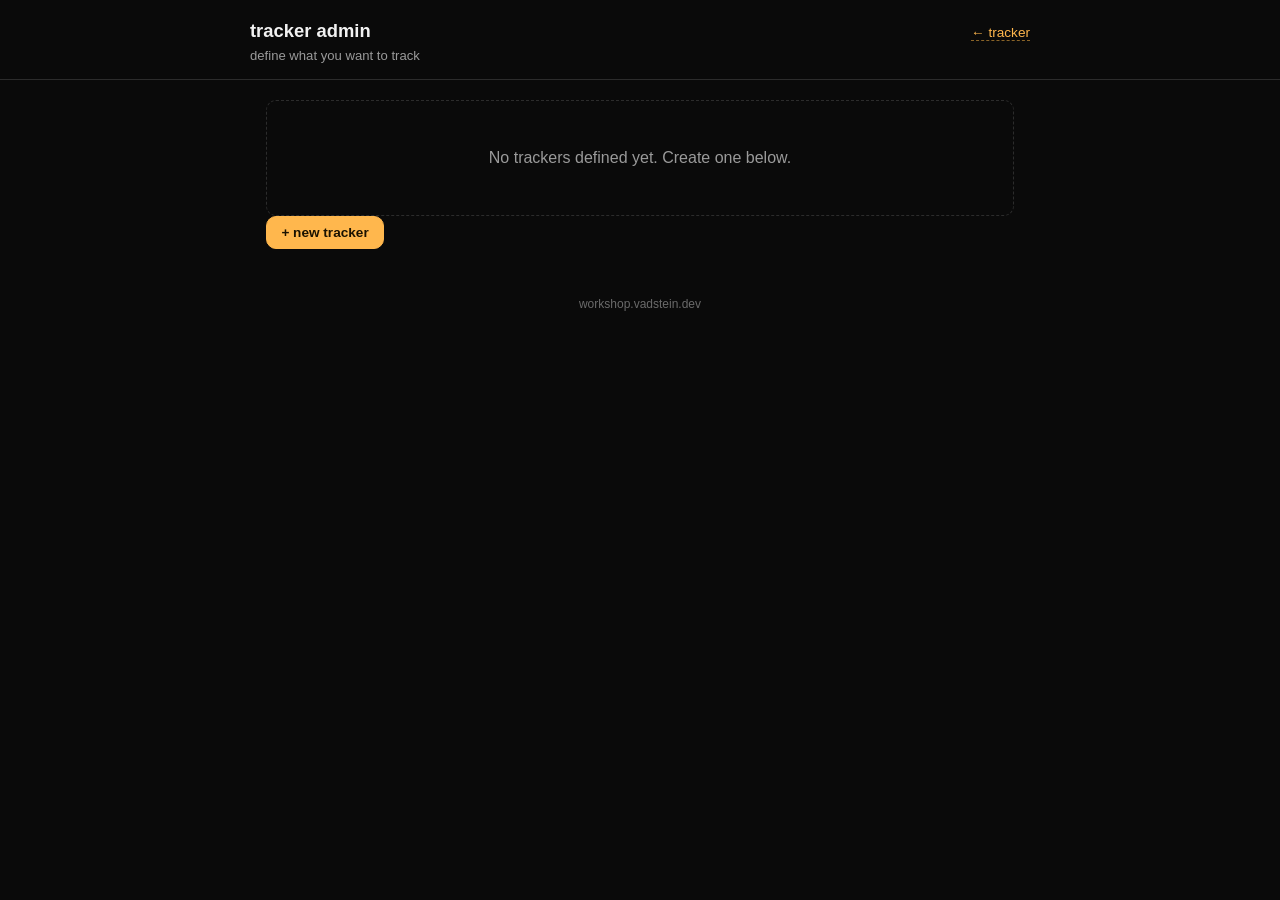
<file: tracker/admin/index.html>
<!doctype html>
<html lang="en">
<head>
<meta charset="utf-8">
<meta name="viewport" content="width=device-width, initial-scale=1">
<title>tracker admin — workshop.vadstein.dev</title>
<link rel="stylesheet" href="../style.css">
</head>
<body>
<header class="app-header">
  <div class="brand">
    <h1>tracker admin</h1>
    <a class="nav-link" href="../">← tracker</a>
  </div>
  <p class="subtitle">define what you want to track</p>
</header>

<main class="content" id="content"></main>

<footer class="app-footer">workshop.vadstein.dev</footer>

<script src="../storage.js"></script>
<script src="app.js"></script>
</body>
</html>
</file>
<file: faktura/style.css>
:root {
  color-scheme: dark;
  --bg: #0a0a0a;
  --bg-raised: #151515;
  --bg-card: #1b1b1b;
  --border: #2c2c2c;
  --text: #f2f2f2;
  --text-dim: #9a9a9a;
  --text-faint: #6a6a6a;
  --accent: #ffb74d;
  --accent-dim: #8a6428;
  --danger: #ff6b6b;
  --radius: 10px;
  --tap: 2.75rem;
}

* { box-sizing: border-box; }

html, body {
  margin: 0;
  background: var(--bg);
  color: var(--text);
  font-family: -apple-system, BlinkMacSystemFont, "Segoe UI", Roboto, Helvetica, Arial, sans-serif;
  -webkit-tap-highlight-color: transparent;
}

body {
  padding-bottom: calc(5.5rem + env(safe-area-inset-bottom));
}

button, input, select, textarea {
  font-family: inherit;
  color: inherit;
  font-size: 1rem;
}

h1, h2 { line-height: 1.2; }

main {
  max-width: 620px;
  margin: 0 auto;
  padding: 0.75rem 1rem 1.5rem;
}

/* Header */

.app-header {
  position: sticky;
  top: 0;
  z-index: 20;
  background: var(--bg);
  border-bottom: 1px solid var(--border);
  padding: 0.75rem 1rem;
  max-width: 620px;
  margin: 0 auto;
}

.brand {
  display: flex;
  align-items: center;
  gap: 0.6rem;
}

.brand-mark {
  display: inline-flex;
  align-items: center;
  justify-content: center;
  width: 2.1rem;
  height: 2.1rem;
  flex: 0 0 auto;
  border-radius: 8px;
  background: var(--accent);
  color: #1a1200;
  font-weight: 700;
  font-size: 0.85rem;
}

.brand h1 {
  font-size: 1.05rem;
  margin: 0;
}

.subtitle {
  margin: 0.1rem 0 0;
  font-size: 0.78rem;
  color: var(--text-dim);
}

.header-actions {
  display: flex;
  align-items: center;
  justify-content: space-between;
  gap: 0.75rem;
  margin-top: 0.65rem;
}

.switch {
  display: flex;
  align-items: center;
  gap: 0.5rem;
  font-size: 0.85rem;
  color: var(--text-dim);
}

.switch input {
  width: 1.2rem;
  height: 1.2rem;
  accent-color: var(--accent);
}

/* Cards */

.card {
  background: var(--bg-card);
  border: 1px solid var(--border);
  border-radius: var(--radius);
  padding: 1rem;
  margin-bottom: 0.9rem;
}

.card > h2 {
  font-size: 0.95rem;
  margin: 0 0 0.75rem;
  color: var(--text-dim);
  text-transform: uppercase;
  letter-spacing: 0.03em;
}

details.card { padding: 0; }

details.card summary {
  list-style: none;
  padding: 1rem;
  font-weight: 600;
  cursor: pointer;
  display: flex;
  align-items: baseline;
  gap: 0.5rem;
  min-height: var(--tap);
}

details.card summary::-webkit-details-marker { display: none; }

details.card summary::before {
  content: "▸";
  color: var(--accent);
  transition: transform 0.15s ease;
}

details.card[open] summary::before {
  transform: rotate(90deg);
}

.summary-hint {
  color: var(--text-faint);
  font-weight: 400;
  font-size: 0.85rem;
  overflow: hidden;
  text-overflow: ellipsis;
  white-space: nowrap;
}

details.card > .field,
details.card > .field-row {
  padding: 0 1rem;
}

details.card > .field:last-of-type,
details.card > .field-row:last-of-type {
  padding-bottom: 1rem;
}

/* Fields */

.field {
  margin-bottom: 0.75rem;
}

.field-row {
  display: grid;
  grid-template-columns: 1fr 1fr;
  gap: 0.75rem;
  margin-bottom: 0.75rem;
}

label {
  display: block;
  font-size: 0.78rem;
  color: var(--text-dim);
  margin-bottom: 0.3rem;
}

input, select, textarea {
  width: 100%;
  background: var(--bg-raised);
  border: 1px solid var(--border);
  border-radius: 8px;
  padding: 0.6rem 0.65rem;
  min-height: var(--tap);
  line-height: 1.3;
}

textarea {
  resize: vertical;
  min-height: 3.2rem;
}

input:focus, select:focus, textarea:focus {
  outline: none;
  border-color: var(--accent);
}

/* Line items */

.item {
  position: relative;
  background: var(--bg-raised);
  border: 1px solid var(--border);
  border-radius: 8px;
  padding: 0.75rem;
  padding-top: 2.5rem;
  margin-bottom: 0.75rem;
}

.item-remove {
  position: absolute;
  top: 0.4rem;
  right: 0.4rem;
  width: 2rem;
  height: 2rem;
  display: flex;
  align-items: center;
  justify-content: center;
  background: transparent;
  border: none;
  color: var(--text-faint);
  font-size: 1.1rem;
  border-radius: 6px;
}

.item-remove:active {
  background: rgba(255, 107, 107, 0.15);
  color: var(--danger);
}

.item-row {
  display: grid;
  grid-template-columns: 1fr 1fr;
  gap: 0.6rem;
  margin-top: 0.6rem;
}

.item-line-total {
  display: flex;
  flex-direction: column;
  justify-content: center;
  align-items: flex-end;
  font-weight: 600;
  padding-right: 0.2rem;
}

.item-line-total .line-total-label {
  font-size: 0.72rem;
  color: var(--text-faint);
  font-weight: 400;
}

/* Buttons */

button { border: none; cursor: pointer; }

.btn {
  min-height: var(--tap);
  border-radius: 8px;
  font-weight: 600;
  padding: 0 1rem;
}

.btn-add {
  width: 100%;
  background: var(--bg-raised);
  border: 1px dashed var(--border);
  color: var(--accent);
}

.btn-ghost {
  background: transparent;
  color: var(--text-dim);
  border: 1px solid var(--border);
}

.btn-small {
  min-height: 2.2rem;
  padding: 0 0.75rem;
  font-size: 0.8rem;
  font-weight: 400;
}

.btn-primary {
  background: var(--accent);
  color: #1a1200;
}

/* Totals */

.totals dl {
  margin: 0;
  display: flex;
  flex-direction: column;
  gap: 0.4rem;
}

.totals .totals-row {
  display: flex;
  justify-content: space-between;
  font-size: 0.9rem;
  color: var(--text-dim);
}

.totals .totals-row.grand {
  border-top: 1px solid var(--border);
  margin-top: 0.4rem;
  padding-top: 0.6rem;
  font-size: 1.15rem;
  font-weight: 700;
  color: var(--text);
}

.disclaimer {
  text-align: center;
  font-size: 0.75rem;
  color: var(--text-faint);
  margin-top: 1.5rem;
}

/* Sticky bottom action bar */

.action-bar {
  position: fixed;
  bottom: 0;
  left: 0;
  right: 0;
  z-index: 20;
  display: flex;
  align-items: center;
  justify-content: space-between;
  gap: 0.75rem;
  background: var(--bg-card);
  border-top: 1px solid var(--border);
  padding: 0.65rem 1rem calc(0.65rem + env(safe-area-inset-bottom));
}

.action-bar-total {
  display: flex;
  flex-direction: column;
  min-width: 0;
}

.action-bar-label {
  font-size: 0.72rem;
  color: var(--text-faint);
}

.action-bar-amount {
  font-size: 1.15rem;
  font-weight: 700;
  white-space: nowrap;
}

.action-bar .btn-primary {
  flex: 0 0 auto;
}

.vat-hidden { display: none !important; }

.item-row:has(.vat-field.vat-hidden) .item-line-total {
  grid-column: 1 / -1;
}

/* Print / PDF export */

@media print {
  .no-print { display: none !important; }

  html, body {
    background: #fff;
    color: #111;
  }

  main {
    max-width: none;
    padding: 0;
  }

  .card {
    background: #fff;
    border: none;
    padding: 0;
    margin-bottom: 1rem;
    break-inside: avoid;
  }

  details.card summary {
    padding: 0;
    pointer-events: none;
  }

  details.card summary::before { display: none; }

  /* force sections open on paper even if collapsed while editing on a phone */
  details.card > .field,
  details.card > .field-row {
    display: block !important;
    padding: 0;
  }

  .item {
    background: #fff;
    border: none;
    border-bottom: 1px solid #ccc;
    border-radius: 0;
    padding: 0.5rem 0;
  }

  label {
    color: #666;
  }

  input, select, textarea {
    background: transparent;
    border: none;
    padding: 0.1rem 0;
    color: #111;
  }

  .totals .totals-row { color: #333; }
  .totals .totals-row.grand { color: #000; }
}
</file>
<file: hex-grid/style.css>
:root {
  color-scheme: dark;
}

* {
  box-sizing: border-box;
}

html, body {
  margin: 0;
  width: 100%;
  height: 100%;
  background: #000;
  overflow: hidden;
  overscroll-behavior: none;
  touch-action: none;
  -webkit-user-select: none;
  user-select: none;
}

#grid {
  position: fixed;
  inset: 0;
  width: 100vw;
  height: 100vh;
  display: block;
}

.hex {
  fill: rgba(4, 20, 12, 0.55);
  stroke: #1fff8c;
  stroke-width: 1.4;
  opacity: 0.8;
  filter: url(#glow);
  transform-box: fill-box;
  transform-origin: center;
  cursor: pointer;
  transition: fill 0.25s ease-out, opacity 0.25s ease-out, stroke 0.25s ease-out;
  will-change: transform;
}

.hex.active {
  fill: rgba(80, 255, 190, 0.35);
  stroke: #baffe0;
  opacity: 1;
  animation: none;
}

/* subtle ambient flicker so the grid feels alive even when idle */
.hex {
  animation: flicker 6s ease-in-out infinite;
  animation-delay: calc(var(--flicker-delay, 0) * 1s);
}

@keyframes flicker {
  0%, 92%, 100% { opacity: 0.8; }
  95% { opacity: 0.55; }
  97% { opacity: 0.95; }
}

/* CRT scanline + vignette overlay for the retro-scifi feel */
#crt {
  position: fixed;
  inset: 0;
  pointer-events: none;
  z-index: 10;
  background:
    repeating-linear-gradient(
      to bottom,
      rgba(0, 0, 0, 0) 0px,
      rgba(0, 0, 0, 0) 2px,
      rgba(0, 0, 0, 0.18) 3px
    ),
    radial-gradient(
      ellipse at center,
      rgba(0, 0, 0, 0) 55%,
      rgba(0, 0, 0, 0.75) 100%
    );
  mix-blend-mode: multiply;
}
</file>
<file: javazone-2025/style.css>
:root {
  color-scheme: dark;
  --bg: #0a0a0a;
  --bg-raised: #151515;
  --bg-card: #1b1b1b;
  --border: #2c2c2c;
  --text: #f2f2f2;
  --text-dim: #9a9a9a;
  --text-faint: #6a6a6a;
  --accent: #ffb74d;
  --accent-dim: #8a6428;
  --danger: #ff6b6b;
  --radius: 10px;
}

* { box-sizing: border-box; }

html, body {
  margin: 0;
  background: var(--bg);
  color: var(--text);
  font-family: -apple-system, BlinkMacSystemFont, "Segoe UI", Roboto, Helvetica, Arial, sans-serif;
  -webkit-tap-highlight-color: transparent;
}

body {
  padding-bottom: 2rem;
}

button, input {
  font-family: inherit;
  color: inherit;
}

a { color: var(--accent); }

/* Header */

.app-header {
  position: sticky;
  top: 0;
  z-index: 20;
  background: var(--bg);
  border-bottom: 1px solid var(--border);
  padding: 0.75rem 1rem 0;
}

.brand {
  display: flex;
  align-items: center;
  gap: 0.6rem;
  margin-bottom: 0.6rem;
}

.brand-mark {
  display: inline-flex;
  align-items: center;
  justify-content: center;
  width: 2.1rem;
  height: 2.1rem;
  flex: 0 0 auto;
  border-radius: 8px;
  background: var(--accent);
  color: #1a1200;
  font-weight: 700;
  font-size: 0.85rem;
}

.brand h1 {
  font-size: 1.05rem;
  margin: 0;
}

.subtitle {
  margin: 0.1rem 0 0;
  font-size: 0.78rem;
  color: var(--text-dim);
}

.view-tabs {
  display: flex;
  gap: 1.25rem;
}

.view-tab {
  appearance: none;
  background: none;
  border: none;
  border-bottom: 2px solid transparent;
  color: var(--text-dim);
  font-size: 0.9rem;
  padding: 0.5rem 0.1rem;
  cursor: pointer;
}

.view-tab.active {
  color: var(--text);
  border-bottom-color: var(--accent);
}

.badge {
  display: inline-block;
  min-width: 1.1rem;
  padding: 0 0.3rem;
  border-radius: 999px;
  background: var(--border);
  color: var(--text-dim);
  font-size: 0.7rem;
  line-height: 1.3rem;
  text-align: center;
}

.view-tab.active .badge {
  background: var(--accent-dim);
  color: var(--accent);
}

.badge.hidden { display: none; }

/* Toolbar */

.toolbar {
  position: sticky;
  top: 3.9rem;
  z-index: 19;
  display: flex;
  gap: 0.5rem;
  padding: 0.6rem 1rem;
  background: var(--bg);
  border-bottom: 1px solid var(--border);
}

.search-wrap { flex: 1 1 auto; }

#search-input {
  width: 100%;
  padding: 0.55rem 0.75rem;
  border-radius: var(--radius);
  border: 1px solid var(--border);
  background: var(--bg-raised);
}

#search-input:focus {
  outline: 2px solid var(--accent-dim);
}

.filter-btn {
  flex: 0 0 auto;
  border: 1px solid var(--border);
  background: var(--bg-raised);
  border-radius: var(--radius);
  padding: 0.55rem 0.85rem;
  cursor: pointer;
  font-size: 0.85rem;
  display: flex;
  align-items: center;
  gap: 0.4rem;
}

.filter-btn[aria-expanded="true"] {
  border-color: var(--accent-dim);
  color: var(--accent);
}

/* Day tabs */

.day-tabs {
  display: flex;
  gap: 0.4rem;
  padding: 0.6rem 1rem;
  overflow-x: auto;
  border-bottom: 1px solid var(--border);
}

.day-tab {
  flex: 0 0 auto;
  border: 1px solid var(--border);
  background: var(--bg-raised);
  color: var(--text-dim);
  border-radius: 999px;
  padding: 0.35rem 0.85rem;
  font-size: 0.82rem;
  cursor: pointer;
  white-space: nowrap;
}

.day-tab.active {
  background: var(--accent);
  color: #1a1200;
  border-color: var(--accent);
  font-weight: 600;
}

/* Filter panel */

.filter-panel {
  padding: 0.75rem 1rem 1rem;
  background: var(--bg-raised);
  border-bottom: 1px solid var(--border);
  display: grid;
  gap: 0.9rem;
}

.filter-group h3 {
  margin: 0 0 0.4rem;
  font-size: 0.75rem;
  text-transform: uppercase;
  letter-spacing: 0.04em;
  color: var(--text-faint);
}

.chip-row {
  display: flex;
  flex-wrap: wrap;
  gap: 0.4rem;
}

.chip {
  border: 1px solid var(--border);
  background: var(--bg-card);
  color: var(--text-dim);
  border-radius: 999px;
  padding: 0.3rem 0.7rem;
  font-size: 0.78rem;
  cursor: pointer;
}

.chip.active {
  background: var(--accent-dim);
  border-color: var(--accent);
  color: var(--accent);
}

.filter-actions {
  display: flex;
  justify-content: flex-end;
}

.link-btn {
  appearance: none;
  background: none;
  border: none;
  color: var(--accent);
  font-size: 0.82rem;
  cursor: pointer;
  padding: 0.3rem 0;
}

/* Content */

.content {
  padding: 0.75rem 1rem 2rem;
  max-width: 900px;
  margin: 0 auto;
}

.status {
  color: var(--text-dim);
  text-align: center;
  padding: 2.5rem 1rem;
}

.status.error { color: var(--danger); }

.retry-btn {
  display: inline-block;
  margin-top: 0.75rem;
  border: 1px solid var(--danger);
  color: var(--danger);
  background: none;
  border-radius: var(--radius);
  padding: 0.45rem 0.9rem;
  cursor: pointer;
}

.day-heading {
  position: sticky;
  top: 7.6rem;
  background: var(--bg);
  padding: 0.6rem 0;
  font-size: 0.95rem;
  color: var(--text);
  border-bottom: 1px dashed var(--border);
  margin-bottom: 0.6rem;
  z-index: 5;
}

.time-heading {
  color: var(--text-faint);
  font-size: 0.78rem;
  margin: 1rem 0 0.4rem;
  letter-spacing: 0.03em;
}

.session-grid {
  display: grid;
  grid-template-columns: 1fr;
  gap: 0.6rem;
}

.session-card {
  background: var(--bg-card);
  border: 1px solid var(--border);
  border-radius: var(--radius);
  padding: 0.75rem 0.85rem;
}

.session-card.is-conflict {
  border-color: var(--danger);
}

.session-top {
  display: flex;
  justify-content: space-between;
  align-items: flex-start;
  gap: 0.5rem;
}

.session-title {
  font-size: 0.95rem;
  font-weight: 600;
  margin: 0;
  cursor: pointer;
}

.fav-btn {
  appearance: none;
  background: none;
  border: none;
  font-size: 1.3rem;
  line-height: 1;
  color: var(--text-faint);
  cursor: pointer;
  padding: 0.1rem 0.2rem;
  flex: 0 0 auto;
}

.fav-btn.is-fav { color: var(--accent); }

.session-meta {
  display: flex;
  flex-wrap: wrap;
  gap: 0.4rem 0.6rem;
  margin: 0.4rem 0;
  font-size: 0.75rem;
  color: var(--text-dim);
}

.session-meta .conflict-tag {
  color: var(--danger);
}

.tag-row {
  display: flex;
  flex-wrap: wrap;
  gap: 0.35rem;
  margin-top: 0.4rem;
}

.tag {
  background: var(--bg-raised);
  border: 1px solid var(--border);
  color: var(--text-dim);
  border-radius: 999px;
  padding: 0.15rem 0.55rem;
  font-size: 0.7rem;
}

.session-abstract {
  display: none;
  margin-top: 0.55rem;
  padding-top: 0.55rem;
  border-top: 1px dashed var(--border);
  font-size: 0.85rem;
  line-height: 1.55;
  color: var(--text-dim);
  white-space: pre-line;
}

.session-card.expanded .session-abstract {
  display: block;
}

.empty-state {
  text-align: center;
  color: var(--text-dim);
  padding: 3rem 1rem;
}

.app-footer {
  max-width: 900px;
  margin: 1rem auto 0;
  padding: 0 1rem;
  color: var(--text-faint);
  font-size: 0.75rem;
  text-align: center;
}

/* Wider screens */
@media (min-width: 640px) {
  .session-grid {
    grid-template-columns: repeat(2, 1fr);
  }
  .filter-panel {
    grid-template-columns: repeat(2, 1fr);
  }
}

@media (min-width: 900px) {
  .session-grid {
    grid-template-columns: repeat(3, 1fr);
  }
}
</file>
<file: tracker/style.css>
:root {
  color-scheme: dark;
  --bg: #0a0a0a;
  --bg-raised: #151515;
  --bg-card: #1b1b1b;
  --border: #2c2c2c;
  --text: #f2f2f2;
  --text-dim: #9a9a9a;
  --text-faint: #6a6a6a;
  --accent: #ffb74d;
  --accent-dim: #8a6428;
  --danger: #ff6b6b;
  --radius: 10px;
}

* { box-sizing: border-box; }

html, body {
  margin: 0;
  background: var(--bg);
  color: var(--text);
  font-family: -apple-system, BlinkMacSystemFont, "Segoe UI", Roboto, Helvetica, Arial, sans-serif;
}

body { padding-bottom: 3rem; }

button, input, textarea, select {
  font-family: inherit;
  color: inherit;
}

a { color: var(--accent); }

.app-header {
  padding: 1.25rem 1rem 1rem;
  border-bottom: 1px solid var(--border);
}

.brand {
  display: flex;
  align-items: baseline;
  justify-content: space-between;
  max-width: 780px;
  margin: 0 auto;
}

.brand h1 {
  font-size: 1.15rem;
  margin: 0;
}

.brand .nav-link {
  font-size: 0.85rem;
  text-decoration: none;
  border-bottom: 1px dashed var(--accent-dim);
}

.subtitle {
  max-width: 780px;
  margin: 0.35rem auto 0;
  font-size: 0.82rem;
  color: var(--text-dim);
}

.content {
  max-width: 780px;
  margin: 0 auto;
  padding: 1.25rem 1rem 2rem;
}

.empty-state {
  text-align: center;
  color: var(--text-dim);
  padding: 3rem 1rem;
  border: 1px dashed var(--border);
  border-radius: var(--radius);
}

.tracker-grid {
  display: grid;
  gap: 0.9rem;
}

.tracker-card {
  background: var(--bg-card);
  border: 1px solid var(--border);
  border-radius: var(--radius);
  padding: 1rem 1.1rem;
}

.tracker-card-top {
  display: flex;
  justify-content: space-between;
  align-items: flex-start;
  gap: 0.5rem;
}

.tracker-card h2 {
  font-size: 1rem;
  margin: 0;
}

.tracker-result {
  margin: 0.6rem 0 0.8rem;
  padding: 0.65rem 0.8rem;
  background: var(--bg-raised);
  border-radius: var(--radius);
  border: 1px solid var(--border);
}

.tracker-result .value {
  font-size: 1.4rem;
  font-weight: 700;
  color: var(--accent);
}

.tracker-result .label {
  font-size: 0.78rem;
  color: var(--text-dim);
  margin-left: 0.4rem;
}

.field-totals {
  display: flex;
  flex-wrap: wrap;
  gap: 0.5rem 1rem;
  font-size: 0.82rem;
  color: var(--text-dim);
  margin-bottom: 0.7rem;
}

.field-totals strong { color: var(--text); }

.log-form {
  display: flex;
  flex-wrap: wrap;
  gap: 0.5rem;
  align-items: flex-end;
}

.log-field {
  display: flex;
  flex-direction: column;
  gap: 0.25rem;
}

.log-field label {
  font-size: 0.72rem;
  color: var(--text-faint);
}

.log-field input {
  width: 6.5rem;
  padding: 0.4rem 0.55rem;
  border-radius: var(--radius);
  border: 1px solid var(--border);
  background: var(--bg-raised);
}

.btn {
  appearance: none;
  border: 1px solid var(--border);
  background: var(--bg-raised);
  color: var(--text);
  border-radius: var(--radius);
  padding: 0.5rem 0.9rem;
  font-size: 0.85rem;
  cursor: pointer;
}

.btn:hover { border-color: var(--accent-dim); }

.btn-primary {
  background: var(--accent);
  color: #1a1200;
  border-color: var(--accent);
  font-weight: 600;
}

.btn-danger {
  color: var(--danger);
  border-color: var(--danger);
  background: none;
}

.btn-sm {
  padding: 0.3rem 0.6rem;
  font-size: 0.75rem;
}

.entry-history {
  margin-top: 0.8rem;
  border-top: 1px dashed var(--border);
  padding-top: 0.6rem;
}

.entry-history summary {
  cursor: pointer;
  font-size: 0.78rem;
  color: var(--text-dim);
}

.entry-row {
  display: flex;
  justify-content: space-between;
  align-items: center;
  gap: 0.5rem;
  font-size: 0.78rem;
  color: var(--text-dim);
  padding: 0.3rem 0;
  border-bottom: 1px solid var(--border);
}

.entry-row:last-child { border-bottom: none; }

.entry-row .values { color: var(--text); }

/* Admin */

.admin-list {
  display: grid;
  gap: 0.7rem;
  margin-bottom: 1.5rem;
}

.admin-item {
  display: flex;
  justify-content: space-between;
  align-items: center;
  background: var(--bg-card);
  border: 1px solid var(--border);
  border-radius: var(--radius);
  padding: 0.7rem 0.9rem;
}

.admin-item .name { font-weight: 600; }
.admin-item .meta { font-size: 0.75rem; color: var(--text-faint); }
.admin-item .actions { display: flex; gap: 0.5rem; }

.form-card {
  background: var(--bg-card);
  border: 1px solid var(--border);
  border-radius: var(--radius);
  padding: 1.1rem;
}

.form-card h2 {
  margin: 0 0 0.9rem;
  font-size: 1rem;
}

.form-row {
  display: flex;
  flex-direction: column;
  gap: 0.3rem;
  margin-bottom: 0.9rem;
}

.form-row label {
  font-size: 0.78rem;
  color: var(--text-dim);
}

.form-row input, .form-row textarea {
  padding: 0.5rem 0.65rem;
  border-radius: var(--radius);
  border: 1px solid var(--border);
  background: var(--bg-raised);
}

.form-hint {
  font-size: 0.72rem;
  color: var(--text-faint);
}

.repeatable-row {
  display: flex;
  gap: 0.5rem;
  align-items: center;
  margin-bottom: 0.5rem;
}

.repeatable-row input { flex: 1 1 auto; min-width: 0; }
.repeatable-row input[data-role="value"] { flex: 0 0 6rem; }

.section-label {
  font-size: 0.75rem;
  text-transform: uppercase;
  letter-spacing: 0.04em;
  color: var(--text-faint);
  margin: 1.1rem 0 0.5rem;
}

.form-actions {
  display: flex;
  gap: 0.6rem;
  margin-top: 1.1rem;
}

.form-error {
  color: var(--danger);
  font-size: 0.82rem;
  margin: 0.5rem 0 0;
}

.app-footer {
  max-width: 780px;
  margin: 1rem auto 0;
  padding: 0 1rem;
  color: var(--text-faint);
  font-size: 0.75rem;
  text-align: center;
}
</file>
<file: walking-guy/style.css>
* { box-sizing: border-box; }

html, body {
  margin: 0;
  height: 100%;
  overflow: hidden;
}

.scene {
  position: relative;
  width: 100vw;
  height: 100vh;
  background: linear-gradient(
    to bottom,
    #1f2b46 0%,
    #3c4f6e 35%,
    #a8703f 68%,
    #7a4a2c 78%,
    #7a4a2c 100%
  );
}

.sun {
  position: absolute;
  top: 22%;
  left: 50%;
  width: 9rem;
  height: 9rem;
  transform: translate(-50%, -50%);
  border-radius: 50%;
  background: #e8b04f;
  box-shadow: 0 0 6rem 2rem rgba(232, 176, 79, 0.35);
}

.ground {
  position: absolute;
  bottom: 0;
  left: 0;
  width: 100%;
  height: 22%;
  background: #4a3320;
  box-shadow: 0 -0.25rem 0 rgba(0, 0, 0, 0.15) inset;
}

/* --- character --- */

.walker {
  --frame-w: 160px;
  --frame-h: 271px;
  position: absolute;
  bottom: 18%;
  left: -25%;
  width: var(--frame-w);
  height: var(--frame-h);
  opacity: 0;
  animation: walk-across 16s linear infinite;
}

.sprite {
  width: 100%;
  height: 100%;
  background-image: url("../assets/walk_cycle_5_7_8_3.png");
  background-repeat: no-repeat;
  background-size: calc(var(--frame-w) * 4) var(--frame-h);
  image-rendering: pixelated;
  animation: walk-cycle 0.6s steps(4) infinite;
}

@keyframes walk-cycle {
  from { background-position-x: 0; }
  to   { background-position-x: calc(var(--frame-w) * -4); }
}

@keyframes walk-across {
  0%   { left: -25%; opacity: 0; transform: scaleX(1); }
  6%   { opacity: 1; }
  44%  { left: 100%; opacity: 1; transform: scaleX(1); }
  46%  { left: 100%; opacity: 0; transform: scaleX(1); }
  50%  { left: 100%; opacity: 0; transform: scaleX(-1); }
  56%  { opacity: 1; }
  94%  { left: -25%; opacity: 1; transform: scaleX(-1); }
  96%  { left: -25%; opacity: 0; transform: scaleX(-1); }
  100% { left: -25%; opacity: 0; transform: scaleX(1); }
}

@media (max-width: 480px) {
  .walker {
    --frame-w: 110px;
    --frame-h: 186px;
  }
}
</file>
